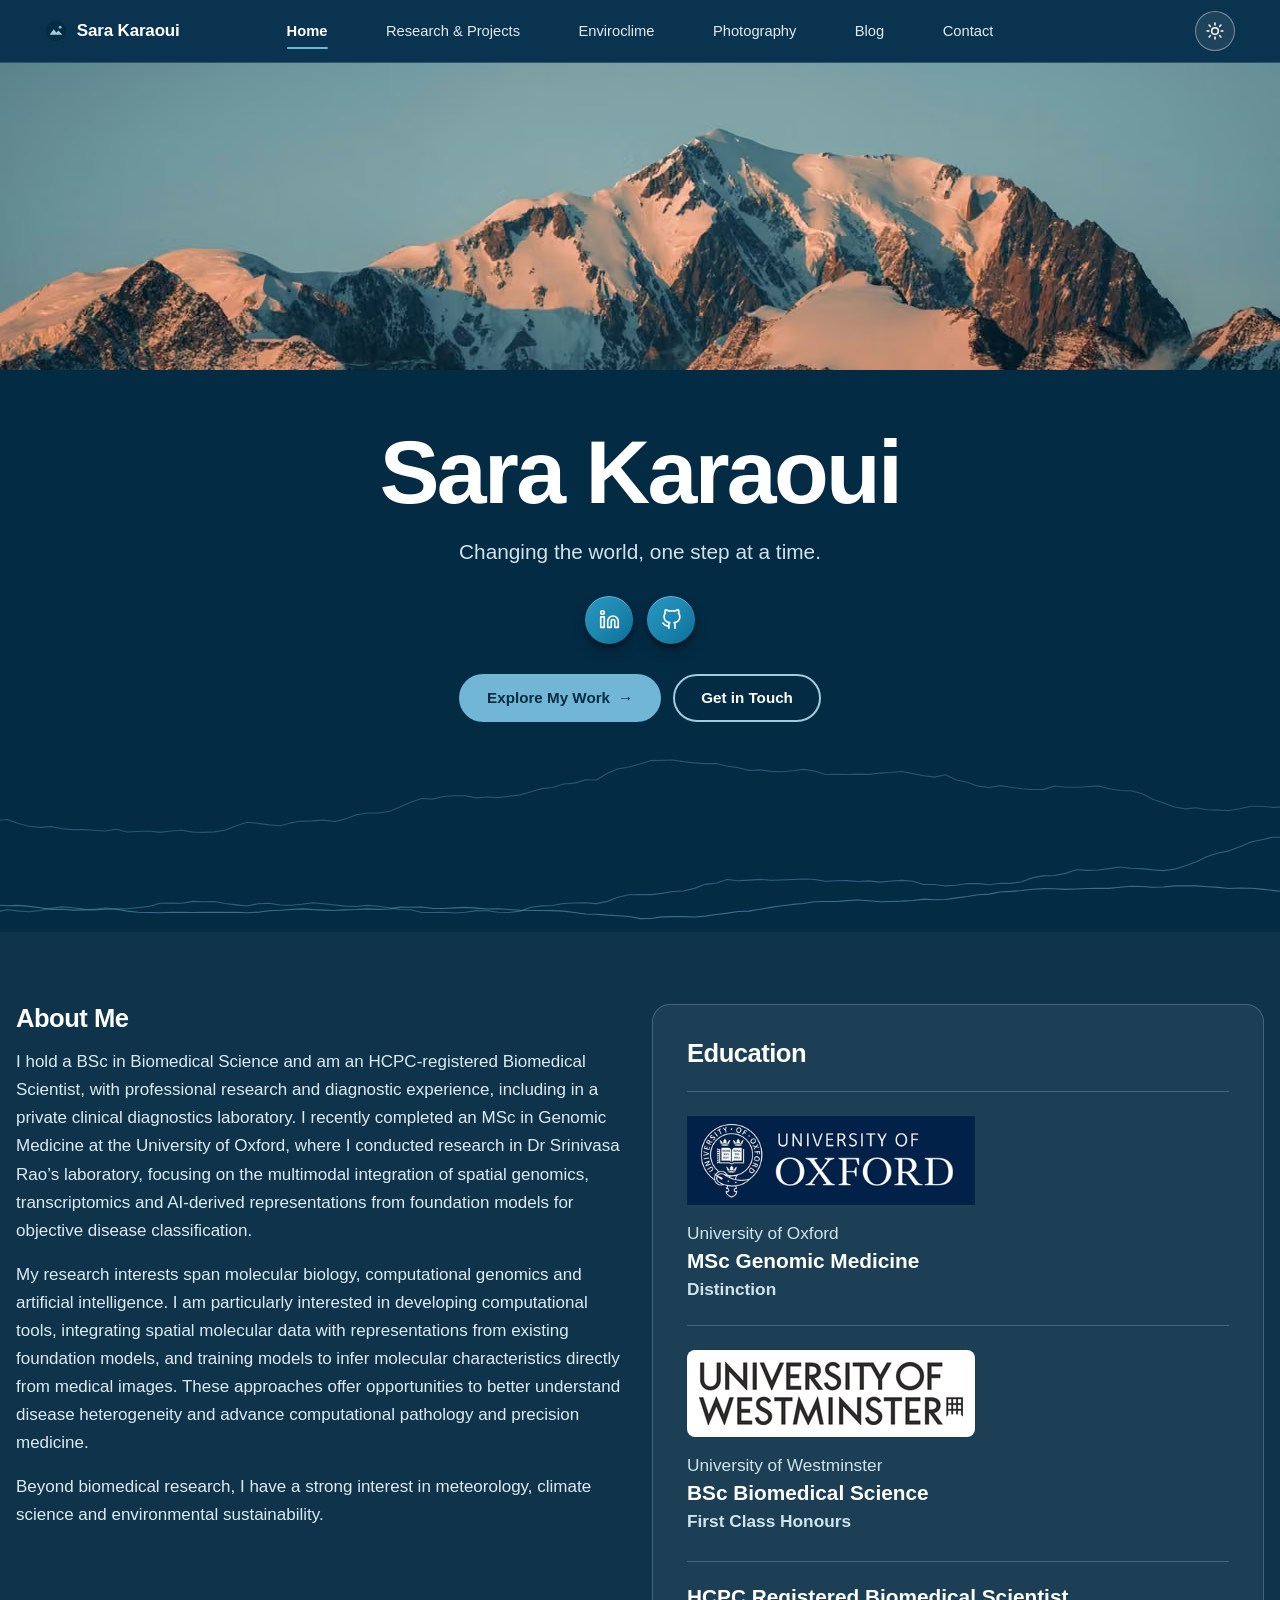
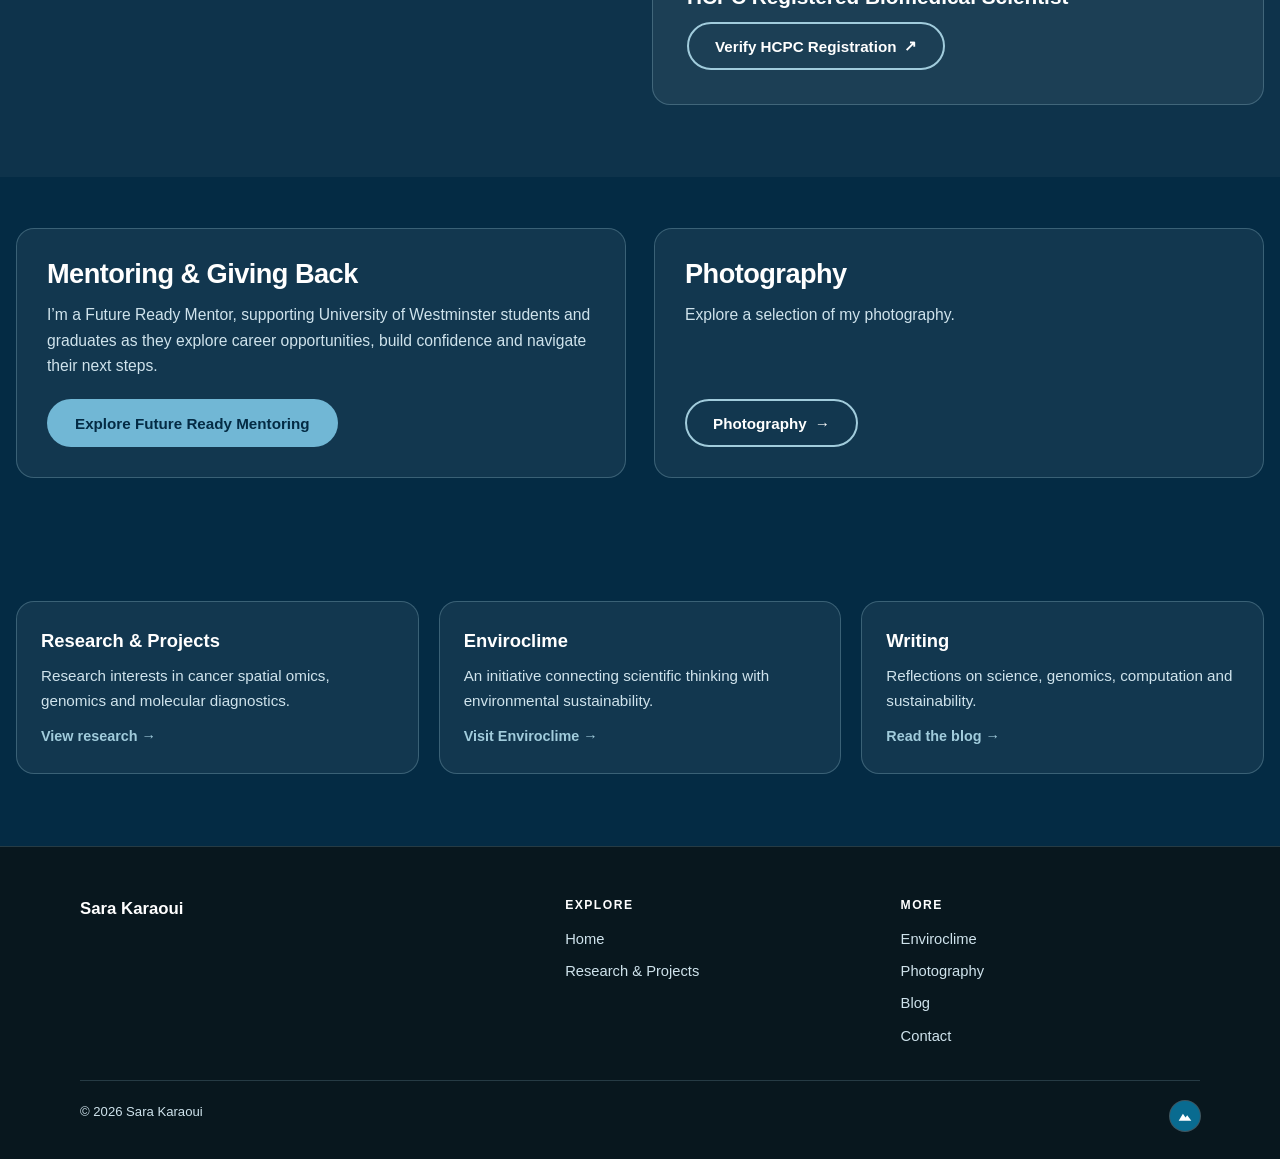
<file: index.html>
<!doctype html>
<html lang="en" data-theme="dark">
<head>
<meta charset="utf-8">
<script>(function(d){var t="dark";try{if(localStorage.getItem("portfolio-theme")==="light")t="light"}catch(e){}d.setAttribute("data-theme",t);d.classList.add("js")})(document.documentElement)</script>
<meta name="viewport" content="width=device-width, initial-scale=1, viewport-fit=cover">
<meta name="theme-color" content="#0A3350">
<meta name="author" content="Sara Karaoui">
<meta property="og:site_name" content="Sara Karaoui">
<meta name="twitter:card" content="summary_large_image">
<link rel="icon" href="/favicon.svg" type="image/svg+xml">
<link rel="preload" as="image" type="image/avif" imagesrcset="/assets/cover/mountains-640.avif 640w, /assets/cover/mountains-960.avif 960w, /assets/cover/mountains-1280.avif 1280w, /assets/cover/mountains-1600.avif 1600w, /assets/cover/mountains-2000.avif 2000w" imagesizes="100vw" fetchpriority="high">
<title>Sara Karaoui</title>
<meta name="description" content="Sara Karaoui is an HCPC Registered Biomedical Scientist and cancer spatial omics researcher.">
<meta property="og:title" content="Sara Karaoui">
<meta property="og:description" content="Sara Karaoui is an HCPC Registered Biomedical Scientist and cancer spatial omics researcher.">
<meta property="og:type" content="website">
<link rel="canonical" href="https://sarak17.github.io/">
<meta property="og:url" content="https://sarak17.github.io/">
<meta property="og:image" content="https://sarak17.github.io/assets/social-card.png">
<meta property="og:image:width" content="1200">
<meta property="og:image:height" content="630">
<meta property="og:image:alt" content="Sara Karaoui, Cancer Spatial Omics Researcher and HCPC Registered Biomedical Scientist">
<meta name="twitter:image" content="https://sarak17.github.io/assets/social-card.png">
  <script type="module" crossorigin src="/static/modulepreload-polyfill-B5Qt9EMX.js"></script>
  <script type="module" crossorigin src="/static/main-DJ185XQ6.js"></script>
  <link rel="stylesheet" crossorigin href="/static/main-BT5gB2bF.css">
</head>
<body class="home" data-page="home">
<a class="skip" href="#main">Skip to content</a>
<header class="site-header">
<nav class="nav wrap" aria-label="Main">
<a class="brand" href="/" aria-label="Sara Karaoui, home"><svg width="22" height="22" viewBox="0 0 24 24" fill="none" aria-hidden="true"><circle cx="12" cy="12" r="11" fill="#042B44"/><path d="M5 16l4.5-6 3 4 2-2.5L19 16z" fill="#A1CCDC"/><circle cx="16.5" cy="8" r="1.6" fill="#71B7D5"/></svg><span data-brand>Sara Karaoui</span></a>
<button class="menu-btn" type="button" aria-expanded="false" aria-controls="nav-links" aria-label="Open menu"><svg width="18" height="12" viewBox="0 0 18 12" fill="none" stroke="currentColor" stroke-width="2" stroke-linecap="round"><path d="M1 1h16M1 11h16"/></svg></button>
<ul class="nav-links" id="nav-links"><li><a href="/" aria-current="page">Home</a></li><li><a href="/research/">Research &amp; Projects</a></li><li><a href="/enviroclime/">Enviroclime</a></li><li><a href="/photography/">Photography</a></li><li><a href="/blog/">Blog</a></li><li><a href="/contact/">Contact</a></li></ul>
<button class="theme-btn" type="button" aria-label="Switch to light theme" title="Switch to light theme"><svg class="i-sun" viewBox="0 0 24 24" aria-hidden="true" focusable="false"><circle cx="12" cy="12" r="4"/><path d="M12 2.5v2.2M12 19.3v2.2M4.9 4.9l1.6 1.6M17.5 17.5l1.6 1.6M2.5 12h2.2M19.3 12h2.2M4.9 19.1l1.6-1.6M17.5 6.5l1.6-1.6"/></svg><svg class="i-moon" viewBox="0 0 24 24" aria-hidden="true" focusable="false"><path d="M20.5 13.4A8.5 8.5 0 1 1 10.6 3.5a6.7 6.7 0 0 0 9.9 9.9z"/></svg></button>
</nav>
</header>
<main id="main">

<section class="cover" aria-hidden="true" data-cms="home.cover_image" data-region="home.cover">
<picture>
<source type="image/avif" srcset="/assets/cover/mountains-640.avif 640w, /assets/cover/mountains-960.avif 960w, /assets/cover/mountains-1280.avif 1280w, /assets/cover/mountains-1600.avif 1600w, /assets/cover/mountains-2000.avif 2000w" sizes="100vw">
<source type="image/webp" srcset="/assets/cover/mountains-640.webp 640w, /assets/cover/mountains-960.webp 960w, /assets/cover/mountains-1280.webp 1280w, /assets/cover/mountains-1600.webp 1600w, /assets/cover/mountains-2000.webp 2000w" sizes="100vw">
<img src="/assets/cover/mountains-1280.jpg" srcset="/assets/cover/mountains-640.jpg 640w, /assets/cover/mountains-960.jpg 960w, /assets/cover/mountains-1280.jpg 1280w, /assets/cover/mountains-1600.jpg 1600w, /assets/cover/mountains-2000.jpg 2000w" sizes="100vw" alt="" width="2000" height="1186" fetchpriority="high" decoding="async">
</picture>
</section>
<section class="profile wrap" aria-labelledby="name">
<svg class="line-mtn" viewBox="0 0 1600 220" preserveAspectRatio="xMidYMax slice" fill="none" stroke="#71B7D5" stroke-width="1.1" stroke-linejoin="round" stroke-linecap="round" aria-hidden="true" focusable="false"><polyline vector-effect="non-scaling-stroke" points="0.0,91.4 12.5,93.8 25.0,94.7 37.5,90.9 50.0,90.4 62.5,92.4 75.0,91.1 87.5,95.6 100.0,98.8 112.5,100.1 125.0,99.3 137.5,101.5 150.0,102.7 162.5,102.7 175.0,103.4 187.5,104.3 200.0,102.2 212.5,105.5 225.0,104.8 237.5,104.2 250.0,105.8 262.5,104.3 275.0,103.4 287.5,105.6 300.0,105.9 312.5,105.3 325.0,103.1 337.5,98.3 350.0,94.2 362.5,95.5 375.0,97.3 387.5,98.2 400.0,95.0 412.5,92.9 425.0,92.7 437.5,91.8 450.0,93.4 462.5,90.4 475.0,85.7 487.5,83.7 500.0,83.6 512.5,81.9 525.0,76.7 537.5,71.1 550.0,67.1 562.5,67.7 575.0,64.7 587.5,63.8 600.0,63.8 612.5,66.3 625.0,65.4 637.5,66.0 650.0,64.4 662.5,62.9 675.0,59.4 687.5,55.7 700.0,54.5 712.5,50.5 725.0,49.4 737.5,45.7 750.0,45.9 762.5,38.1 775.0,33.0 787.5,31.0 800.0,27.6 812.5,23.6 825.0,23.3 837.5,22.9 850.0,24.8 862.5,26.2 875.0,27.1 887.5,27.0 900.0,30.0 912.5,31.7 925.0,34.8 937.5,34.2 950.0,36.0 962.5,36.4 975.0,35.2 987.5,33.7 1000.0,35.6 1012.5,39.6 1025.0,39.3 1037.5,39.6 1050.0,39.1 1062.5,39.4 1075.0,37.9 1087.5,37.2 1100.0,36.1 1112.5,38.5 1125.0,41.0 1137.5,42.5 1150.0,39.9 1162.5,45.9 1175.0,48.4 1187.5,52.9 1200.0,54.5 1212.5,52.3 1225.0,54.2 1237.5,55.9 1250.0,56.8 1262.5,56.6 1275.0,52.7 1287.5,54.1 1300.0,54.2 1312.5,53.5 1325.0,52.6 1337.5,55.9 1350.0,57.8 1362.5,58.2 1375.0,61.4 1387.5,67.8 1400.0,72.2 1412.5,76.8 1425.0,78.9 1437.5,77.6 1450.0,79.9 1462.5,80.4 1475.0,80.8 1487.5,78.8 1500.0,75.9 1512.5,75.9 1525.0,77.2 1537.5,76.7 1550.0,74.6 1562.5,73.3 1575.0,68.2 1587.5,69.9 1600.0,68.0" opacity="0.3"/><polyline vector-effect="non-scaling-stroke" points="0.0,203.6 12.5,202.1 25.0,198.4 37.5,198.4 50.0,196.8 62.5,196.9 75.0,194.5 87.5,195.8 100.0,196.8 112.5,195.3 125.0,192.8 137.5,191.2 150.0,192.3 162.5,193.6 175.0,193.9 187.5,192.5 200.0,193.3 212.5,193.3 225.0,191.9 237.5,190.7 250.0,187.1 262.5,186.7 275.0,187.1 287.5,184.9 300.0,185.4 312.5,185.0 325.0,187.4 337.5,188.9 350.0,190.2 362.5,187.6 375.0,187.1 387.5,189.0 400.0,189.4 412.5,188.2 425.0,186.4 437.5,187.7 450.0,189.1 462.5,190.4 475.0,190.7 487.5,189.5 500.0,190.5 512.5,192.3 525.0,194.3 537.5,194.5 550.0,197.6 562.5,197.6 575.0,197.3 587.5,198.3 600.0,197.4 612.5,195.5 625.0,195.7 637.5,197.3 650.0,197.7 662.5,196.1 675.0,191.6 687.5,190.1 700.0,189.7 712.5,187.3 725.0,186.8 737.5,186.4 750.0,187.5 762.5,184.9 775.0,180.2 787.5,177.4 800.0,177.1 812.5,177.2 825.0,175.7 837.5,173.6 850.0,173.1 862.5,170.0 875.0,165.4 887.5,163.8 900.0,159.8 912.5,161.3 925.0,160.6 937.5,159.7 950.0,160.7 962.5,160.4 975.0,159.9 987.5,159.3 1000.0,159.9 1012.5,161.8 1025.0,161.3 1037.5,161.1 1050.0,162.1 1062.5,161.4 1075.0,162.8 1087.5,161.5 1100.0,160.8 1112.5,161.9 1125.0,165.6 1137.5,165.5 1150.0,167.2 1162.5,166.5 1175.0,164.5 1187.5,164.6 1200.0,165.8 1212.5,164.1 1225.0,164.3 1237.5,162.4 1250.0,157.7 1262.5,155.7 1275.0,155.2 1287.5,152.8 1300.0,148.7 1312.5,149.4 1325.0,148.9 1337.5,147.4 1350.0,145.5 1362.5,146.9 1375.0,147.4 1387.5,148.8 1400.0,149.7 1412.5,148.0 1425.0,144.2 1437.5,139.4 1450.0,133.5 1462.5,129.5 1475.0,127.0 1487.5,122.4 1500.0,116.9 1512.5,114.2 1525.0,111.4 1537.5,111.4 1550.0,108.8 1562.5,106.0 1575.0,105.5 1587.5,102.7 1600.0,100.1" opacity="0.38"/><polyline vector-effect="non-scaling-stroke" points="0.0,184.7 12.5,184.5 25.0,185.5 37.5,186.7 50.0,188.6 62.5,189.2 75.0,189.9 87.5,189.5 100.0,190.6 112.5,192.2 125.0,194.1 137.5,194.0 150.0,194.9 162.5,194.7 175.0,194.8 187.5,194.0 200.0,194.0 212.5,196.1 225.0,197.3 237.5,197.7 250.0,198.0 262.5,197.3 275.0,197.5 287.5,197.6 300.0,197.5 312.5,197.5 325.0,197.5 337.5,197.3 350.0,197.9 362.5,197.3 375.0,195.7 387.5,195.1 400.0,194.2 412.5,193.5 425.0,194.4 437.5,194.9 450.0,195.3 462.5,194.6 475.0,194.3 487.5,193.5 500.0,194.1 512.5,193.6 525.0,191.5 537.5,191.7 550.0,191.4 562.5,193.1 575.0,193.1 587.5,192.4 600.0,191.8 612.5,192.6 625.0,193.7 637.5,193.4 650.0,194.2 662.5,195.1 675.0,195.4 687.5,195.4 700.0,195.5 712.5,196.1 725.0,197.7 737.5,199.3 750.0,199.7 762.5,200.7 775.0,201.3 787.5,202.3 800.0,204.7 812.5,204.5 825.0,202.7 837.5,202.4 850.0,202.4 862.5,202.8 875.0,201.8 887.5,200.0 900.0,198.4 912.5,196.5 925.0,196.1 937.5,194.0 950.0,191.8 962.5,189.9 975.0,188.4 987.5,187.3 1000.0,185.3 1012.5,185.1 1025.0,185.0 1037.5,184.0 1050.0,183.3 1062.5,184.2 1075.0,185.4 1087.5,185.0 1100.0,184.6 1112.5,183.9 1125.0,182.3 1137.5,183.0 1150.0,182.8 1162.5,180.9 1175.0,179.3 1187.5,177.3 1200.0,176.6 1212.5,174.2 1225.0,173.5 1237.5,172.5 1250.0,171.1 1262.5,170.3 1275.0,170.5 1287.5,171.2 1300.0,170.8 1312.5,170.2 1325.0,169.8 1337.5,170.0 1350.0,168.7 1362.5,167.6 1375.0,167.9 1387.5,168.7 1400.0,168.4 1412.5,167.1 1425.0,167.1 1437.5,167.2 1450.0,168.1 1462.5,168.9 1475.0,170.1 1487.5,169.5 1500.0,169.8 1512.5,170.9 1525.0,172.3 1537.5,173.8 1550.0,175.3 1562.5,176.0 1575.0,176.4 1587.5,175.2 1600.0,175.6" opacity="0.48"/></svg>
<h1 id="name" data-cms="home.name" data-region="home.name">Sara Karaoui</h1>
<p class="tagline" data-cms="home.tagline" data-region="home.tagline">Changing the world, one step at a time.</p>
<ul class="social" aria-label="Social links"><li><a href="https://www.linkedin.com/in/sarakaraoui/" aria-label="LinkedIn (opens in a new tab)" title="LinkedIn" target="_blank" rel="noopener noreferrer"><svg viewBox="0 0 24 24" aria-hidden="true"><path d="M16 8a6 6 0 0 1 6 6v7h-4v-7a2 2 0 0 0-2-2 2 2 0 0 0-2 2v7h-4v-7a6 6 0 0 1 6-6z"/><rect x="2" y="9" width="4" height="12"/><circle cx="4" cy="4" r="2"/></svg></a></li><li><a href="https://github.com/Sarak17" aria-label="GitHub (opens in a new tab)" title="GitHub" target="_blank" rel="noopener noreferrer"><svg viewBox="0 0 24 24" aria-hidden="true"><path d="M9 19c-5 1.5-5-2.5-7-3m14 6v-3.87a3.37 3.37 0 0 0-.94-2.61c3.14-.35 6.44-1.54 6.44-7A5.44 5.44 0 0 0 20 4.77 5.07 5.07 0 0 0 19.91 1S18.73.65 16 2.48a13.38 13.38 0 0 0-7 0C6.27.65 5.09 1 5.09 1A5.07 5.07 0 0 0 5 4.77a5.44 5.44 0 0 0-1.5 3.78c0 5.42 3.3 6.61 6.44 7A3.37 3.37 0 0 0 9 18.13V22"/></svg></a></li></ul>
<div class="cta">
<a class="btn btn-primary" href="/research/">Explore My Work <span class="arrow" aria-hidden="true">&rarr;</span></a>
<a class="btn btn-ghost" href="/contact/">Get in Touch</a>
</div>
</section>
<section class="section band" aria-labelledby="about-h" data-region="home.about-section">
<div class="wrap two about-edu">
<div class="prose" data-cms="home.about" data-region="home.about">
<div data-wrap data-region="home.about-text">
<h2 id="about-h" style="margin:0 0 16px">About Me</h2>
<p>I hold a BSc in Biomedical Science and am an HCPC-registered Biomedical Scientist, with professional research and diagnostic experience, including in a private clinical diagnostics laboratory. I recently completed an MSc in Genomic Medicine at the University of Oxford, where I conducted research in Dr Srinivasa Rao’s laboratory, focusing on the multimodal integration of spatial genomics, transcriptomics and AI-derived representations from foundation models for objective disease classification.</p>
<p>My research interests span molecular biology, computational genomics and artificial intelligence. I am particularly interested in developing computational tools, integrating spatial molecular data with representations from existing foundation models, and training models to infer molecular characteristics directly from medical images. These approaches offer opportunities to better understand disease heterogeneity and advance computational pathology and precision medicine.</p>
<p>Beyond biomedical research, I have a strong interest in meteorology, climate science and environmental sustainability.</p>
</div>
</div>
<div class="panel" data-cms="home.background" data-region="home.panel">
<h3>Education</h3>
<ul class="mini-timeline"><li><div class="edu"><img class="uni-logo uni-logo--bare" src="/assets/logos/oxford-264.png" srcset="/assets/logos/oxford-264.png 264w, /assets/logos/oxford-396.png 396w, /assets/logos/oxford-528.png 528w, /assets/logos/oxford-792.png 792w" sizes="(max-width: 420px) 240px, 288px" width="288" height="89" alt="" loading="lazy" decoding="async"><div><span>University of Oxford</span><b>MSc Genomic Medicine</b><span class="edu-grade">Distinction</span></div></div></li><li><div class="edu"><img class="uni-logo" src="/assets/logos/westminster-264.png" srcset="/assets/logos/westminster-264.png 264w, /assets/logos/westminster-396.png 396w, /assets/logos/westminster-528.png 528w" sizes="(max-width: 420px) 216px, 264px" width="264" height="63" alt="" loading="lazy" decoding="async"><div><span>University of Westminster</span><b>BSc Biomedical Science</b><span class="edu-grade">First Class Honours</span></div></div></li></ul>
<div class="edu-reg"><b>HCPC Registered Biomedical Scientist</b><a class="btn btn-ghost" href="https://www.hcpc-uk.org/check-the-register/professional-registration-detail/?query=BS087300&amp;profession=BS&amp;backtosearchurl=https://www.hcpc-uk.org/check-the-register/register-results/&amp;backtosearchquery=Karaoui" target="_blank" rel="noopener noreferrer">Verify HCPC Registration <span class="arrow" aria-hidden="true">&#8599;</span><span class="sr-only"> (opens the HCPC register in a new tab)</span></a></div>
</div>
</div>
</section>
<section class="section give" aria-label="Mentoring and photography"><div class="wrap two give-grid">
<article class="give-panel" aria-labelledby="mentor-h">
<h2 id="mentor-h">Mentoring &amp; Giving Back</h2>
<p>I&rsquo;m a Future Ready Mentor, supporting University of Westminster students and graduates as they explore career opportunities, build confidence and navigate their next steps.</p>
<div class="give-actions"><a class="btn btn-primary" href="https://www.westminster.ac.uk/mentoring" target="_blank" rel="noopener noreferrer">Explore Future Ready Mentoring<span class="sr-only"> (opens the University of Westminster website in a new tab)</span></a></div>
</article>
<article class="give-panel" aria-labelledby="lens-preview-h">
<h2 id="lens-preview-h">Photography</h2>
<p>Explore a selection of my photography.</p>

<div class="give-actions"><a class="btn btn-ghost" href="/photography/">Photography <span class="arrow" aria-hidden="true">&rarr;</span></a></div>
</article>
</div></section>
<section class="quick" aria-label="Explore the site">
<div class="wrap quick-grid">
<a href="/research/"><strong>Research &amp; Projects</strong><span data-region="home.quick-research">Research interests in cancer spatial omics, genomics and molecular diagnostics.</span><em>View research &rarr;</em></a>
<a href="/enviroclime/"><strong>Enviroclime</strong><span data-region="home.quick-enviroclime">An initiative connecting scientific thinking with environmental sustainability.</span><em>Visit Enviroclime &rarr;</em></a>
<a href="/blog/"><strong>Writing</strong><span data-region="home.quick-blog">Reflections on science, genomics, computation and sustainability.</span><em>Read the blog &rarr;</em></a>
</div>
</section>
</main>
<footer class="site-footer">
<div class="wrap">
<div class="foot">
<div><strong data-foot-name style="color:var(--navy);font-size:1.05rem">Sara Karaoui</strong>
<ul class="social" aria-label="Social links" hidden></ul></div>
<div><p class="fh">Explore</p><ul class="fl"><li><a href="/">Home</a></li><li><a href="/research/">Research &amp; Projects</a></li></ul></div>
<div><p class="fh">More</p><ul class="fl"><li><a href="/enviroclime/">Enviroclime</a></li><li><a href="/photography/">Photography</a></li><li><a href="/blog/">Blog</a></li><li><a href="/contact/">Contact</a></li></ul></div>
</div>
<div class="legal"><span>&copy; 2026 Sara Karaoui</span>
<a class="admin-mark" href="/admin/" aria-label="Administrator login" title="Administrator login"><svg viewBox="0 0 24 24" width="16" height="16" aria-hidden="true" focusable="false"><path d="M2.5 19l6.4-10.2 3.9 5.6 2.5-3.5L21.5 19z" fill="currentColor"/></svg></a></div>
</div>
<div class="toast" id="toast" role="status" aria-live="polite"></div>
</footer>
</body>
</html>
</file>
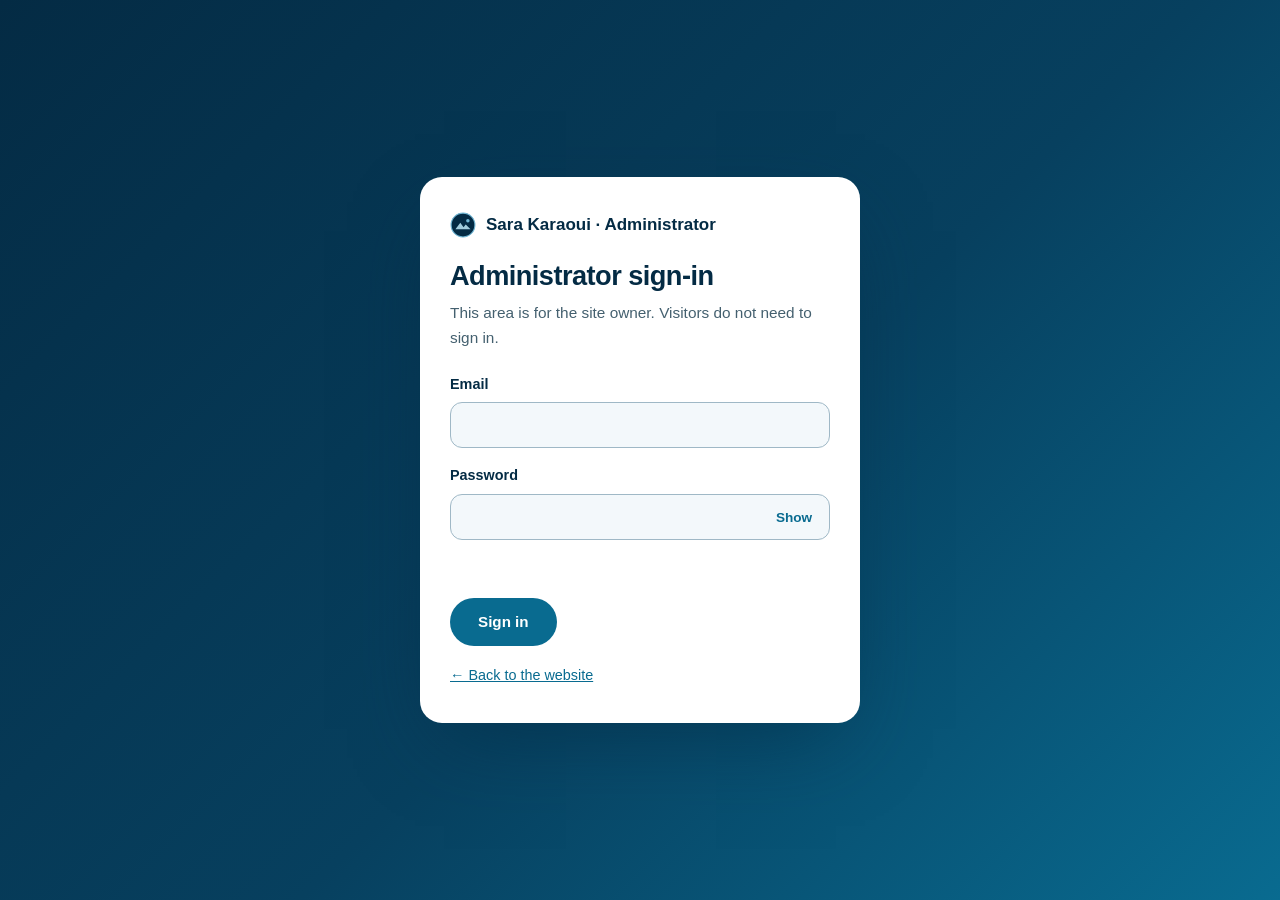
<file: admin/index.html>
<!doctype html>
<html lang="en">
<head>
<meta charset="utf-8">
<meta name="viewport" content="width=device-width, initial-scale=1, viewport-fit=cover">
<meta name="robots" content="noindex, nofollow">
<meta name="referrer" content="no-referrer">
<meta name="theme-color" content="#042B44">
<!-- The administrator page may load only its own files and talk only to the Supabase project. -->
<meta http-equiv="Content-Security-Policy" content="default-src 'none'; script-src 'self'; style-src 'self'; img-src 'self' data:; font-src 'self'; connect-src 'self' https://kvyosdwclvlzouzduprs.supabase.co; base-uri 'none'; form-action 'none'">
<title>Administrator | Sara Karaoui</title>
<link rel="icon" href="/favicon.svg" type="image/svg+xml">
  <script type="module" crossorigin src="/static/admin_index-C4Uja9oZ.js"></script>
  <link rel="modulepreload" crossorigin href="/static/modulepreload-polyfill-B5Qt9EMX.js">
  <link rel="stylesheet" crossorigin href="/static/admin_index-BImnVaik.css">
</head>
<body class="admin" data-page="admin">
<noscript><p class="a-noscript">The administrator area needs JavaScript. Please enable it and reload.</p></noscript>
<div id="app" class="a-app"></div>
</body>
</html>
</file>
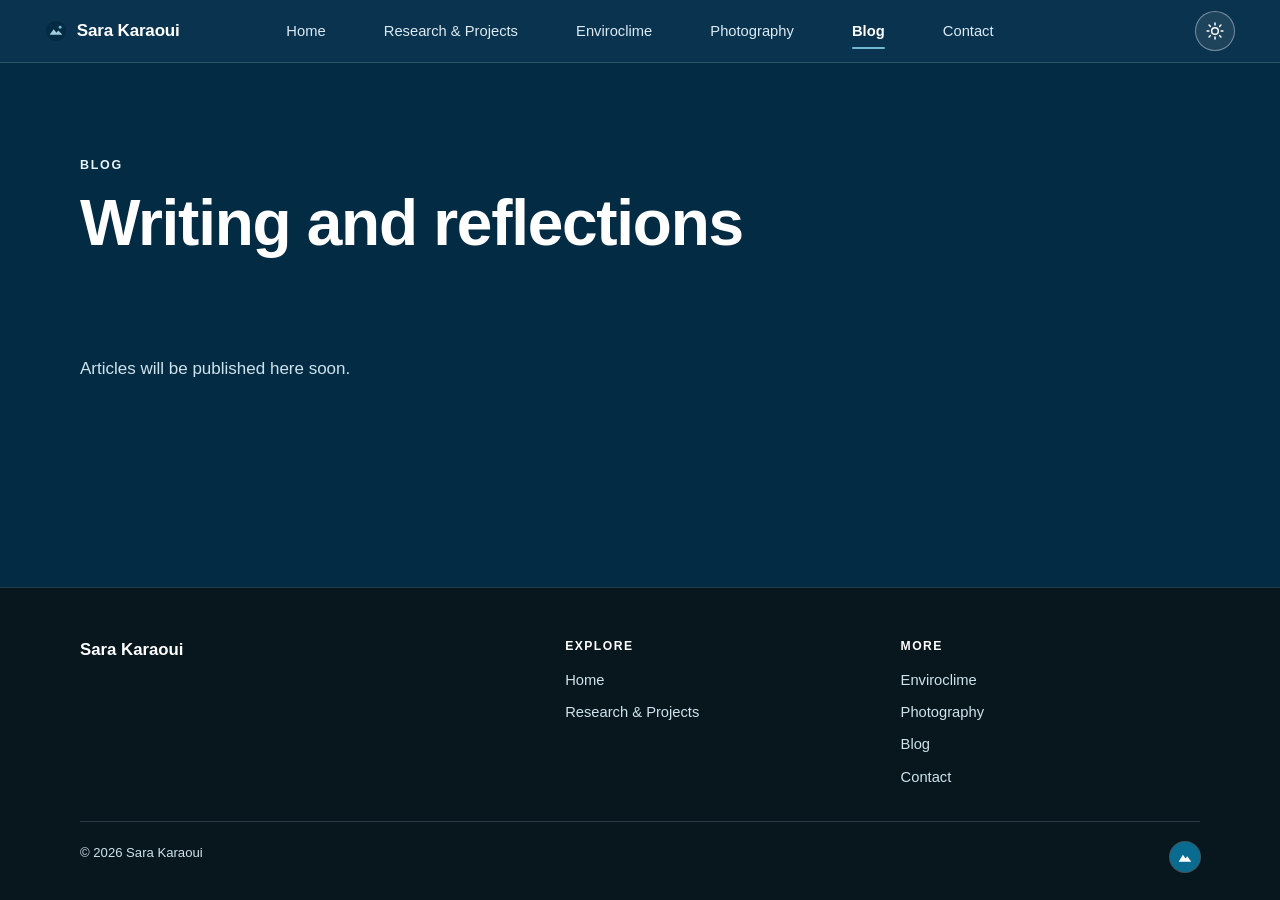
<file: blog/index.html>
<!doctype html>
<html lang="en" data-theme="dark">
<head>
<meta charset="utf-8">
<script>(function(d){var t="dark";try{if(localStorage.getItem("portfolio-theme")==="light")t="light"}catch(e){}d.setAttribute("data-theme",t);d.classList.add("js")})(document.documentElement)</script>
<meta name="viewport" content="width=device-width, initial-scale=1, viewport-fit=cover">
<meta name="theme-color" content="#0A3350">
<meta name="author" content="Sara Karaoui">
<meta property="og:site_name" content="Sara Karaoui">
<meta name="twitter:card" content="summary_large_image">
<link rel="icon" href="/favicon.svg" type="image/svg+xml">
<title>Blog | Sara Karaoui</title>
<meta name="description" content="Blog by Sara Karaoui, HCPC Registered Biomedical Scientist and cancer spatial omics researcher.">
<meta property="og:title" content="Blog | Sara Karaoui">
<meta property="og:description" content="Blog by Sara Karaoui, HCPC Registered Biomedical Scientist and cancer spatial omics researcher.">
<meta property="og:type" content="website">
<link rel="canonical" href="https://sarak17.github.io/blog/">
<meta property="og:url" content="https://sarak17.github.io/blog/">
<meta property="og:image" content="https://sarak17.github.io/assets/social-card.png">
<meta property="og:image:width" content="1200">
<meta property="og:image:height" content="630">
<meta property="og:image:alt" content="Sara Karaoui, Cancer Spatial Omics Researcher and HCPC Registered Biomedical Scientist">
<meta name="twitter:image" content="https://sarak17.github.io/assets/social-card.png">
  <script type="module" crossorigin src="/static/modulepreload-polyfill-B5Qt9EMX.js"></script>
  <script type="module" crossorigin src="/static/main-DJ185XQ6.js"></script>
  <link rel="stylesheet" crossorigin href="/static/main-BT5gB2bF.css">
</head>
<body class="pale" data-page="blog">
<a class="skip" href="#main">Skip to content</a>
<header class="site-header">
<nav class="nav wrap" aria-label="Main">
<a class="brand" href="/" aria-label="Sara Karaoui, home"><svg width="22" height="22" viewBox="0 0 24 24" fill="none" aria-hidden="true"><circle cx="12" cy="12" r="11" fill="#042B44"/><path d="M5 16l4.5-6 3 4 2-2.5L19 16z" fill="#A1CCDC"/><circle cx="16.5" cy="8" r="1.6" fill="#71B7D5"/></svg><span data-brand>Sara Karaoui</span></a>
<button class="menu-btn" type="button" aria-expanded="false" aria-controls="nav-links" aria-label="Open menu"><svg width="18" height="12" viewBox="0 0 18 12" fill="none" stroke="currentColor" stroke-width="2" stroke-linecap="round"><path d="M1 1h16M1 11h16"/></svg></button>
<ul class="nav-links" id="nav-links"><li><a href="/">Home</a></li><li><a href="/research/">Research &amp; Projects</a></li><li><a href="/enviroclime/">Enviroclime</a></li><li><a href="/photography/">Photography</a></li><li><a href="/blog/" aria-current="page">Blog</a></li><li><a href="/contact/">Contact</a></li></ul>
<button class="theme-btn" type="button" aria-label="Switch to light theme" title="Switch to light theme"><svg class="i-sun" viewBox="0 0 24 24" aria-hidden="true" focusable="false"><circle cx="12" cy="12" r="4"/><path d="M12 2.5v2.2M12 19.3v2.2M4.9 4.9l1.6 1.6M17.5 17.5l1.6 1.6M2.5 12h2.2M19.3 12h2.2M4.9 19.1l1.6-1.6M17.5 6.5l1.6-1.6"/></svg><svg class="i-moon" viewBox="0 0 24 24" aria-hidden="true" focusable="false"><path d="M20.5 13.4A8.5 8.5 0 1 1 10.6 3.5a6.7 6.7 0 0 0 9.9 9.9z"/></svg></button>
</nav>
</header>
<main id="main">

<div class="wrap page-head" data-region="page-head">
<p class="eyebrow">Blog</p>
<h1>Writing and reflections</h1>
</div>
<section class="section"><div class="wrap">
<div data-wrap data-region="blog.featured" hidden></div>
<div class="filters" data-region="blog.filters" data-filter-group="posts" role="group" aria-label="Filter articles by category" hidden></div>
<p class="muted" data-region="blog.empty">Articles will be published here soon.</p>
<div class="posts" data-cms="blog.posts" data-region="blog.posts" hidden></div>
</div></section>
</main>
<footer class="site-footer">
<div class="wrap">
<div class="foot">
<div><strong data-foot-name style="color:var(--navy);font-size:1.05rem">Sara Karaoui</strong>
<ul class="social" aria-label="Social links" hidden></ul></div>
<div><p class="fh">Explore</p><ul class="fl"><li><a href="/">Home</a></li><li><a href="/research/">Research &amp; Projects</a></li></ul></div>
<div><p class="fh">More</p><ul class="fl"><li><a href="/enviroclime/">Enviroclime</a></li><li><a href="/photography/">Photography</a></li><li><a href="/blog/">Blog</a></li><li><a href="/contact/">Contact</a></li></ul></div>
</div>
<div class="legal"><span>&copy; 2026 Sara Karaoui</span>
<a class="admin-mark" href="/admin/" aria-label="Administrator login" title="Administrator login"><svg viewBox="0 0 24 24" width="16" height="16" aria-hidden="true" focusable="false"><path d="M2.5 19l6.4-10.2 3.9 5.6 2.5-3.5L21.5 19z" fill="currentColor"/></svg></a></div>
</div>
<div class="toast" id="toast" role="status" aria-live="polite"></div>
</footer>
</body>
</html>
</file>
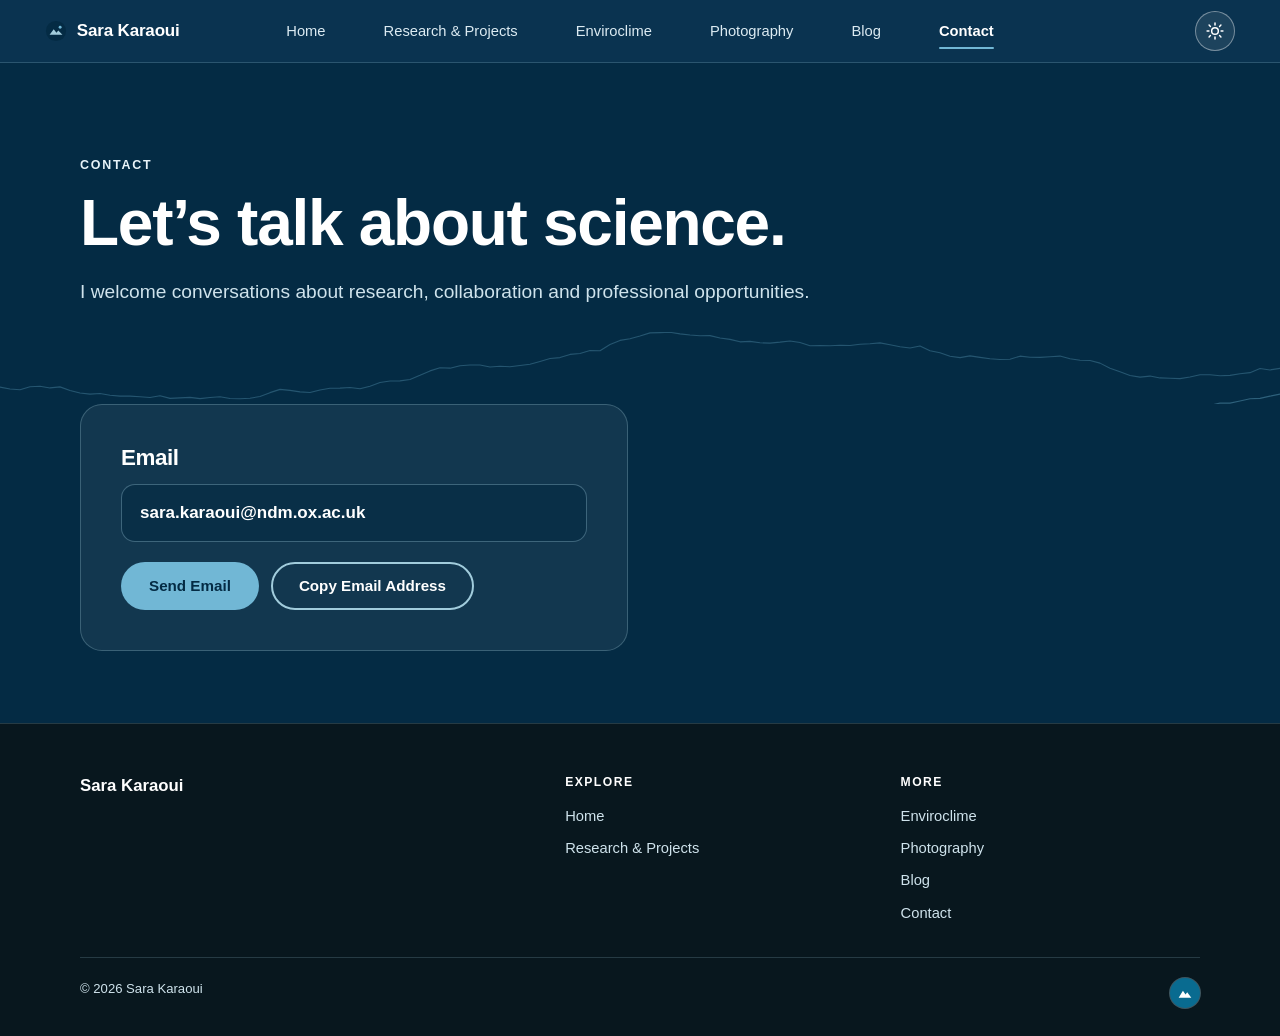
<file: contact/index.html>
<!doctype html>
<html lang="en" data-theme="dark">
<head>
<meta charset="utf-8">
<script>(function(d){var t="dark";try{if(localStorage.getItem("portfolio-theme")==="light")t="light"}catch(e){}d.setAttribute("data-theme",t);d.classList.add("js")})(document.documentElement)</script>
<meta name="viewport" content="width=device-width, initial-scale=1, viewport-fit=cover">
<meta name="theme-color" content="#0A3350">
<meta name="author" content="Sara Karaoui">
<meta property="og:site_name" content="Sara Karaoui">
<meta name="twitter:card" content="summary_large_image">
<link rel="icon" href="/favicon.svg" type="image/svg+xml">
<title>Contact | Sara Karaoui</title>
<meta name="description" content="Contact Sara Karaoui, HCPC Registered Biomedical Scientist, for research discussions, collaborations or professional enquiries.">
<meta property="og:title" content="Contact | Sara Karaoui">
<meta property="og:description" content="Contact Sara Karaoui, HCPC Registered Biomedical Scientist, for research discussions, collaborations or professional enquiries.">
<meta property="og:type" content="website">
<link rel="canonical" href="https://sarak17.github.io/contact/">
<meta property="og:url" content="https://sarak17.github.io/contact/">
<meta property="og:image" content="https://sarak17.github.io/assets/social-card.png">
<meta property="og:image:width" content="1200">
<meta property="og:image:height" content="630">
<meta property="og:image:alt" content="Sara Karaoui, Cancer Spatial Omics Researcher and HCPC Registered Biomedical Scientist">
<meta name="twitter:image" content="https://sarak17.github.io/assets/social-card.png">
  <script type="module" crossorigin src="/static/modulepreload-polyfill-B5Qt9EMX.js"></script>
  <script type="module" crossorigin src="/static/main-DJ185XQ6.js"></script>
  <link rel="stylesheet" crossorigin href="/static/main-BT5gB2bF.css">
</head>
<body data-page="contact">
<a class="skip" href="#main">Skip to content</a>
<header class="site-header">
<nav class="nav wrap" aria-label="Main">
<a class="brand" href="/" aria-label="Sara Karaoui, home"><svg width="22" height="22" viewBox="0 0 24 24" fill="none" aria-hidden="true"><circle cx="12" cy="12" r="11" fill="#042B44"/><path d="M5 16l4.5-6 3 4 2-2.5L19 16z" fill="#A1CCDC"/><circle cx="16.5" cy="8" r="1.6" fill="#71B7D5"/></svg><span data-brand>Sara Karaoui</span></a>
<button class="menu-btn" type="button" aria-expanded="false" aria-controls="nav-links" aria-label="Open menu"><svg width="18" height="12" viewBox="0 0 18 12" fill="none" stroke="currentColor" stroke-width="2" stroke-linecap="round"><path d="M1 1h16M1 11h16"/></svg></button>
<ul class="nav-links" id="nav-links"><li><a href="/">Home</a></li><li><a href="/research/">Research &amp; Projects</a></li><li><a href="/enviroclime/">Enviroclime</a></li><li><a href="/photography/">Photography</a></li><li><a href="/blog/">Blog</a></li><li><a href="/contact/" aria-current="page">Contact</a></li></ul>
<button class="theme-btn" type="button" aria-label="Switch to light theme" title="Switch to light theme"><svg class="i-sun" viewBox="0 0 24 24" aria-hidden="true" focusable="false"><circle cx="12" cy="12" r="4"/><path d="M12 2.5v2.2M12 19.3v2.2M4.9 4.9l1.6 1.6M17.5 17.5l1.6 1.6M2.5 12h2.2M19.3 12h2.2M4.9 19.1l1.6-1.6M17.5 6.5l1.6-1.6"/></svg><svg class="i-moon" viewBox="0 0 24 24" aria-hidden="true" focusable="false"><path d="M20.5 13.4A8.5 8.5 0 1 1 10.6 3.5a6.7 6.7 0 0 0 9.9 9.9z"/></svg></button>
</nav>
</header>
<main id="main">

<div class="wrap page-head" data-region="page-head">
<p class="eyebrow">Contact</p>
<h1>Let&rsquo;s talk about science.</h1>
<p class="lede">I welcome conversations about research, collaboration and professional opportunities.</p>
</div>
<div class="mtn-band" aria-hidden="true">
<svg class="line-mtn" viewBox="0 0 1600 220" preserveAspectRatio="xMidYMax slice" fill="none" stroke="#71B7D5" stroke-width="1.1" stroke-linejoin="round" stroke-linecap="round" aria-hidden="true" focusable="false"><polyline vector-effect="non-scaling-stroke" points="0.0,91.4 12.5,93.8 25.0,94.7 37.5,90.9 50.0,90.4 62.5,92.4 75.0,91.1 87.5,95.6 100.0,98.8 112.5,100.1 125.0,99.3 137.5,101.5 150.0,102.7 162.5,102.7 175.0,103.4 187.5,104.3 200.0,102.2 212.5,105.5 225.0,104.8 237.5,104.2 250.0,105.8 262.5,104.3 275.0,103.4 287.5,105.6 300.0,105.9 312.5,105.3 325.0,103.1 337.5,98.3 350.0,94.2 362.5,95.5 375.0,97.3 387.5,98.2 400.0,95.0 412.5,92.9 425.0,92.7 437.5,91.8 450.0,93.4 462.5,90.4 475.0,85.7 487.5,83.7 500.0,83.6 512.5,81.9 525.0,76.7 537.5,71.1 550.0,67.1 562.5,67.7 575.0,64.7 587.5,63.8 600.0,63.8 612.5,66.3 625.0,65.4 637.5,66.0 650.0,64.4 662.5,62.9 675.0,59.4 687.5,55.7 700.0,54.5 712.5,50.5 725.0,49.4 737.5,45.7 750.0,45.9 762.5,38.1 775.0,33.0 787.5,31.0 800.0,27.6 812.5,23.6 825.0,23.3 837.5,22.9 850.0,24.8 862.5,26.2 875.0,27.1 887.5,27.0 900.0,30.0 912.5,31.7 925.0,34.8 937.5,34.2 950.0,36.0 962.5,36.4 975.0,35.2 987.5,33.7 1000.0,35.6 1012.5,39.6 1025.0,39.3 1037.5,39.6 1050.0,39.1 1062.5,39.4 1075.0,37.9 1087.5,37.2 1100.0,36.1 1112.5,38.5 1125.0,41.0 1137.5,42.5 1150.0,39.9 1162.5,45.9 1175.0,48.4 1187.5,52.9 1200.0,54.5 1212.5,52.3 1225.0,54.2 1237.5,55.9 1250.0,56.8 1262.5,56.6 1275.0,52.7 1287.5,54.1 1300.0,54.2 1312.5,53.5 1325.0,52.6 1337.5,55.9 1350.0,57.8 1362.5,58.2 1375.0,61.4 1387.5,67.8 1400.0,72.2 1412.5,76.8 1425.0,78.9 1437.5,77.6 1450.0,79.9 1462.5,80.4 1475.0,80.8 1487.5,78.8 1500.0,75.9 1512.5,75.9 1525.0,77.2 1537.5,76.7 1550.0,74.6 1562.5,73.3 1575.0,68.2 1587.5,69.9 1600.0,68.0" opacity="0.3"/><polyline vector-effect="non-scaling-stroke" points="0.0,203.6 12.5,202.1 25.0,198.4 37.5,198.4 50.0,196.8 62.5,196.9 75.0,194.5 87.5,195.8 100.0,196.8 112.5,195.3 125.0,192.8 137.5,191.2 150.0,192.3 162.5,193.6 175.0,193.9 187.5,192.5 200.0,193.3 212.5,193.3 225.0,191.9 237.5,190.7 250.0,187.1 262.5,186.7 275.0,187.1 287.5,184.9 300.0,185.4 312.5,185.0 325.0,187.4 337.5,188.9 350.0,190.2 362.5,187.6 375.0,187.1 387.5,189.0 400.0,189.4 412.5,188.2 425.0,186.4 437.5,187.7 450.0,189.1 462.5,190.4 475.0,190.7 487.5,189.5 500.0,190.5 512.5,192.3 525.0,194.3 537.5,194.5 550.0,197.6 562.5,197.6 575.0,197.3 587.5,198.3 600.0,197.4 612.5,195.5 625.0,195.7 637.5,197.3 650.0,197.7 662.5,196.1 675.0,191.6 687.5,190.1 700.0,189.7 712.5,187.3 725.0,186.8 737.5,186.4 750.0,187.5 762.5,184.9 775.0,180.2 787.5,177.4 800.0,177.1 812.5,177.2 825.0,175.7 837.5,173.6 850.0,173.1 862.5,170.0 875.0,165.4 887.5,163.8 900.0,159.8 912.5,161.3 925.0,160.6 937.5,159.7 950.0,160.7 962.5,160.4 975.0,159.9 987.5,159.3 1000.0,159.9 1012.5,161.8 1025.0,161.3 1037.5,161.1 1050.0,162.1 1062.5,161.4 1075.0,162.8 1087.5,161.5 1100.0,160.8 1112.5,161.9 1125.0,165.6 1137.5,165.5 1150.0,167.2 1162.5,166.5 1175.0,164.5 1187.5,164.6 1200.0,165.8 1212.5,164.1 1225.0,164.3 1237.5,162.4 1250.0,157.7 1262.5,155.7 1275.0,155.2 1287.5,152.8 1300.0,148.7 1312.5,149.4 1325.0,148.9 1337.5,147.4 1350.0,145.5 1362.5,146.9 1375.0,147.4 1387.5,148.8 1400.0,149.7 1412.5,148.0 1425.0,144.2 1437.5,139.4 1450.0,133.5 1462.5,129.5 1475.0,127.0 1487.5,122.4 1500.0,116.9 1512.5,114.2 1525.0,111.4 1537.5,111.4 1550.0,108.8 1562.5,106.0 1575.0,105.5 1587.5,102.7 1600.0,100.1" opacity="0.38"/><polyline vector-effect="non-scaling-stroke" points="0.0,184.7 12.5,184.5 25.0,185.5 37.5,186.7 50.0,188.6 62.5,189.2 75.0,189.9 87.5,189.5 100.0,190.6 112.5,192.2 125.0,194.1 137.5,194.0 150.0,194.9 162.5,194.7 175.0,194.8 187.5,194.0 200.0,194.0 212.5,196.1 225.0,197.3 237.5,197.7 250.0,198.0 262.5,197.3 275.0,197.5 287.5,197.6 300.0,197.5 312.5,197.5 325.0,197.5 337.5,197.3 350.0,197.9 362.5,197.3 375.0,195.7 387.5,195.1 400.0,194.2 412.5,193.5 425.0,194.4 437.5,194.9 450.0,195.3 462.5,194.6 475.0,194.3 487.5,193.5 500.0,194.1 512.5,193.6 525.0,191.5 537.5,191.7 550.0,191.4 562.5,193.1 575.0,193.1 587.5,192.4 600.0,191.8 612.5,192.6 625.0,193.7 637.5,193.4 650.0,194.2 662.5,195.1 675.0,195.4 687.5,195.4 700.0,195.5 712.5,196.1 725.0,197.7 737.5,199.3 750.0,199.7 762.5,200.7 775.0,201.3 787.5,202.3 800.0,204.7 812.5,204.5 825.0,202.7 837.5,202.4 850.0,202.4 862.5,202.8 875.0,201.8 887.5,200.0 900.0,198.4 912.5,196.5 925.0,196.1 937.5,194.0 950.0,191.8 962.5,189.9 975.0,188.4 987.5,187.3 1000.0,185.3 1012.5,185.1 1025.0,185.0 1037.5,184.0 1050.0,183.3 1062.5,184.2 1075.0,185.4 1087.5,185.0 1100.0,184.6 1112.5,183.9 1125.0,182.3 1137.5,183.0 1150.0,182.8 1162.5,180.9 1175.0,179.3 1187.5,177.3 1200.0,176.6 1212.5,174.2 1225.0,173.5 1237.5,172.5 1250.0,171.1 1262.5,170.3 1275.0,170.5 1287.5,171.2 1300.0,170.8 1312.5,170.2 1325.0,169.8 1337.5,170.0 1350.0,168.7 1362.5,167.6 1375.0,167.9 1387.5,168.7 1400.0,168.4 1412.5,167.1 1425.0,167.1 1437.5,167.2 1450.0,168.1 1462.5,168.9 1475.0,170.1 1487.5,169.5 1500.0,169.8 1512.5,170.9 1525.0,172.3 1537.5,173.8 1550.0,175.3 1562.5,176.0 1575.0,176.4 1587.5,175.2 1600.0,175.6" opacity="0.48"/></svg>
</div>
<section class="section" data-region="contact.section"><div class="wrap two" style="align-items:start">
<div class="contact-card" data-cms="contact.email" data-region="contact.card">
<h2 style="font-size:1.4rem">Email</h2>
<span class="email-box" id="email">sara.karaoui@ndm.ox.ac.uk</span>
<div class="row"><a class="btn btn-primary" href="mailto:sara.karaoui@ndm.ox.ac.uk">Send Email<span class="sr-only"> (opens your email app)</span></a><button class="btn btn-ghost" type="button" data-copy="email">Copy Email Address</button></div>
</div>
<div data-region="contact.elsewhere" hidden></div>
</div></section>
</main>
<footer class="site-footer">
<div class="wrap">
<div class="foot">
<div><strong data-foot-name style="color:var(--navy);font-size:1.05rem">Sara Karaoui</strong>
<ul class="social" aria-label="Social links" hidden></ul></div>
<div><p class="fh">Explore</p><ul class="fl"><li><a href="/">Home</a></li><li><a href="/research/">Research &amp; Projects</a></li></ul></div>
<div><p class="fh">More</p><ul class="fl"><li><a href="/enviroclime/">Enviroclime</a></li><li><a href="/photography/">Photography</a></li><li><a href="/blog/">Blog</a></li><li><a href="/contact/">Contact</a></li></ul></div>
</div>
<div class="legal"><span>&copy; 2026 Sara Karaoui</span>
<a class="admin-mark" href="/admin/" aria-label="Administrator login" title="Administrator login"><svg viewBox="0 0 24 24" width="16" height="16" aria-hidden="true" focusable="false"><path d="M2.5 19l6.4-10.2 3.9 5.6 2.5-3.5L21.5 19z" fill="currentColor"/></svg></a></div>
</div>
<div class="toast" id="toast" role="status" aria-live="polite"></div>
</footer>
</body>
</html>
</file>
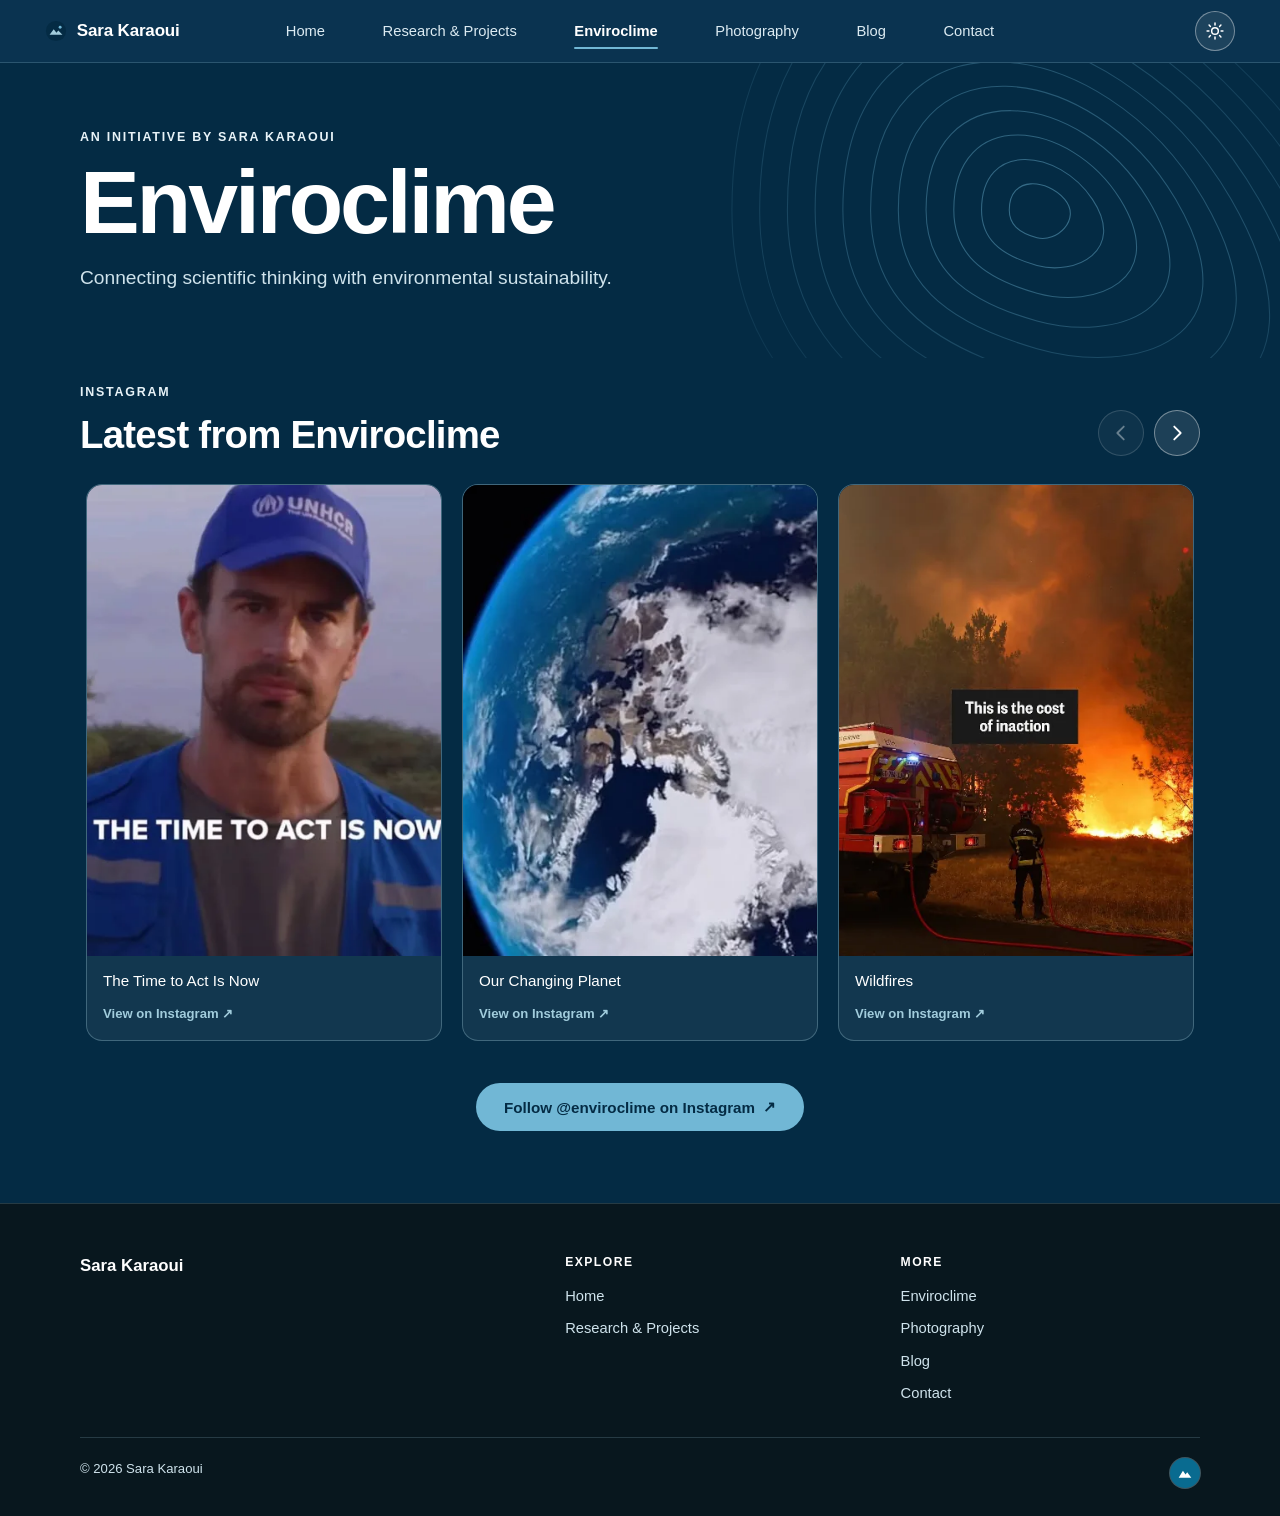
<file: enviroclime/index.html>
<!doctype html>
<html lang="en" data-theme="dark">
<head>
<meta charset="utf-8">
<script>(function(d){var t="dark";try{if(localStorage.getItem("portfolio-theme")==="light")t="light"}catch(e){}d.setAttribute("data-theme",t);d.classList.add("js")})(document.documentElement)</script>
<meta name="viewport" content="width=device-width, initial-scale=1, viewport-fit=cover">
<meta name="theme-color" content="#0A3350">
<meta name="author" content="Sara Karaoui">
<meta property="og:site_name" content="Sara Karaoui">
<meta name="twitter:card" content="summary_large_image">
<link rel="icon" href="/favicon.svg" type="image/svg+xml">
<title>Enviroclime | Sara Karaoui</title>
<meta name="description" content="Enviroclime is an initiative by Sara Karaoui connecting scientific thinking with environmental sustainability.">
<meta property="og:title" content="Enviroclime | Sara Karaoui">
<meta property="og:description" content="Enviroclime is an initiative by Sara Karaoui connecting scientific thinking with environmental sustainability.">
<meta property="og:type" content="website">
<link rel="canonical" href="https://sarak17.github.io/enviroclime/">
<meta property="og:url" content="https://sarak17.github.io/enviroclime/">
<meta property="og:image" content="https://sarak17.github.io/assets/social-card.png">
<meta property="og:image:width" content="1200">
<meta property="og:image:height" content="630">
<meta property="og:image:alt" content="Sara Karaoui, Cancer Spatial Omics Researcher and HCPC Registered Biomedical Scientist">
<meta name="twitter:image" content="https://sarak17.github.io/assets/social-card.png">
  <script type="module" crossorigin src="/static/modulepreload-polyfill-B5Qt9EMX.js"></script>
  <script type="module" crossorigin src="/static/main-DJ185XQ6.js"></script>
  <link rel="stylesheet" crossorigin href="/static/main-BT5gB2bF.css">
</head>
<body class="env" data-page="enviroclime">
<a class="skip" href="#main">Skip to content</a>
<header class="site-header">
<nav class="nav wrap" aria-label="Main">
<a class="brand" href="/" aria-label="Sara Karaoui, home"><svg width="22" height="22" viewBox="0 0 24 24" fill="none" aria-hidden="true"><circle cx="12" cy="12" r="11" fill="#042B44"/><path d="M5 16l4.5-6 3 4 2-2.5L19 16z" fill="#A1CCDC"/><circle cx="16.5" cy="8" r="1.6" fill="#71B7D5"/></svg><span data-brand>Sara Karaoui</span></a>
<button class="menu-btn" type="button" aria-expanded="false" aria-controls="nav-links" aria-label="Open menu"><svg width="18" height="12" viewBox="0 0 18 12" fill="none" stroke="currentColor" stroke-width="2" stroke-linecap="round"><path d="M1 1h16M1 11h16"/></svg></button>
<ul class="nav-links" id="nav-links"><li><a href="/">Home</a></li><li><a href="/research/">Research &amp; Projects</a></li><li><a href="/enviroclime/" aria-current="page">Enviroclime</a></li><li><a href="/photography/">Photography</a></li><li><a href="/blog/">Blog</a></li><li><a href="/contact/">Contact</a></li></ul>
<button class="theme-btn" type="button" aria-label="Switch to light theme" title="Switch to light theme"><svg class="i-sun" viewBox="0 0 24 24" aria-hidden="true" focusable="false"><circle cx="12" cy="12" r="4"/><path d="M12 2.5v2.2M12 19.3v2.2M4.9 4.9l1.6 1.6M17.5 17.5l1.6 1.6M2.5 12h2.2M19.3 12h2.2M4.9 19.1l1.6-1.6M17.5 6.5l1.6-1.6"/></svg><svg class="i-moon" viewBox="0 0 24 24" aria-hidden="true" focusable="false"><path d="M20.5 13.4A8.5 8.5 0 1 1 10.6 3.5a6.7 6.7 0 0 0 9.9 9.9z"/></svg></button>
</nav>
</header>
<main id="main">

<section class="env-hero">
<svg class="contours" viewBox="0 0 600 600" fill="none" stroke="#71B7D5" stroke-width="1" aria-hidden="true"><path d="M 274 300 C 274 267 310 271 326 290 S 318 331 300 326 S 274 313 274 300 Z" opacity="0.84"/><path d="M 248 300 C 248 235 320 242 352 290 S 336 362 300 352 S 248 326 248 300 Z" opacity="0.78"/><path d="M 222 300 C 222 202 331 214 378 290 S 354 393 300 378 S 222 339 222 300 Z" opacity="0.72"/><path d="M 196 300 C 196 170 341 185 404 290 S 372 424 300 404 S 196 352 196 300 Z" opacity="0.66"/><path d="M 170 300 C 170 137 352 157 430 290 S 391 456 300 430 S 170 365 170 300 Z" opacity="0.60"/><path d="M 144 300 C 144 105 362 128 456 290 S 409 487 300 456 S 144 378 144 300 Z" opacity="0.54"/><path d="M 118 300 C 118 72 372 99 482 290 S 427 518 300 482 S 118 391 118 300 Z" opacity="0.48"/><path d="M 92 300 C 92 40 383 71 508 290 S 445 549 300 508 S 92 404 92 300 Z" opacity="0.42"/><path d="M 66 300 C 66 7 393 42 534 290 S 463 580 300 534 S 66 417 66 300 Z" opacity="0.36"/><path d="M 40 300 C 40 -25 404 14 560 290 S 482 612 300 560 S 40 430 40 300 Z" opacity="0.30"/><path d="M 14 300 C 14 -57 414 -14 586 290 S 500 643 300 586 S 14 443 14 300 Z" opacity="0.24"/></svg>
<div class="wrap">
<p class="eyebrow">An initiative by Sara Karaoui</p>
<h1 data-cms="enviroclime.name">Enviroclime</h1>
<p class="lede" data-cms="enviroclime.tagline">Connecting scientific thinking with environmental sustainability.</p>
</div>
</section>
<section class="section ig-section" id="latest" aria-labelledby="ig-h" data-keep="instagram"><div class="wrap"><div class="ig-head"><div><p class="eyebrow">Instagram</p><h2 id="ig-h" style="margin-top:10px">Latest from Enviroclime</h2></div><div class="ig-controls" hidden><button class="ig-btn ig-prev" type="button" aria-label="Previous posts" aria-controls="ig-track" aria-disabled="true"><svg viewBox="0 0 24 24" aria-hidden="true" focusable="false"><path d="M15 5l-7 7 7 7"/></svg></button><button class="ig-btn ig-next" type="button" aria-label="Next posts" aria-controls="ig-track"><svg viewBox="0 0 24 24" aria-hidden="true" focusable="false"><path d="M9 5l7 7-7 7"/></svg></button></div></div><div class="ig-carousel" role="region" aria-roledescription="carousel" aria-label="Latest Instagram posts from Enviroclime"><ul class="ig-track" id="ig-track"><li class="ig-card"><a class="ig-link" href="https://www.instagram.com/reel/DKdFybPts5O/" target="_blank" rel="noopener noreferrer"><span class="ig-media"><picture><source type="image/webp" srcset="/assets/instagram/the-time-to-act-is-now-428.webp 428w" sizes="(min-width: 901px) 360px, (min-width: 601px) 45vw, 82vw"><img src="/assets/instagram/the-time-to-act-is-now-428.jpg" srcset="/assets/instagram/the-time-to-act-is-now-428.jpg 428w" sizes="(min-width: 901px) 360px, (min-width: 601px) 45vw, 82vw" width="428" height="563" alt="A man in a blue UNHCR cap and blue jacket looks straight at the camera against a hazy outdoor background. White text across the lower part of the picture reads “THE TIME TO ACT IS NOW”." loading="lazy" decoding="async"></picture></span><span class="ig-body"><span class="ig-cap">The Time to Act Is Now</span><span class="ig-open" aria-hidden="true">View on Instagram <span class="arrow" aria-hidden="true">&#8599;</span></span></span><span class="sr-only"> (opens the post on Instagram in a new tab)</span></a></li><li class="ig-card"><a class="ig-link" href="https://www.instagram.com/reel/Dcr7h0CoiFQ/" target="_blank" rel="noopener noreferrer"><span class="ig-media"><picture><source type="image/webp" srcset="/assets/instagram/our-changing-planet-417.webp 417w" sizes="(min-width: 901px) 360px, (min-width: 601px) 45vw, 82vw"><img src="/assets/instagram/our-changing-planet-417.jpg" srcset="/assets/instagram/our-changing-planet-417.jpg 417w" sizes="(min-width: 901px) 360px, (min-width: 601px) 45vw, 82vw" width="417" height="566" alt="A view of Earth from space: the curved edge of the planet against black, with blue ocean, brown land and large areas of white cloud or ice." loading="lazy" decoding="async"></picture></span><span class="ig-body"><span class="ig-cap">Our Changing Planet</span><span class="ig-open" aria-hidden="true">View on Instagram <span class="arrow" aria-hidden="true">&#8599;</span></span></span><span class="sr-only"> (opens the post on Instagram in a new tab)</span></a></li><li class="ig-card"><a class="ig-link" href="https://www.instagram.com/p/Dcr2HwTiPN9/" target="_blank" rel="noopener noreferrer"><span class="ig-media"><picture><source type="image/webp" srcset="/assets/instagram/wildfires-424.webp 424w" sizes="(min-width: 901px) 360px, (min-width: 601px) 45vw, 82vw"><img src="/assets/instagram/wildfires-424.jpg" srcset="/assets/instagram/wildfires-424.jpg 424w" sizes="(min-width: 901px) 360px, (min-width: 601px) 45vw, 82vw" width="424" height="568" alt="A firefighter in protective gear, seen from behind, holds a hose beside a red fire engine as a large wildfire burns in woodland under an orange, smoky sky. A text box in the centre of the picture reads “This is the cost of inaction”." loading="lazy" decoding="async"></picture></span><span class="ig-body"><span class="ig-cap">Wildfires</span><span class="ig-open" aria-hidden="true">View on Instagram <span class="arrow" aria-hidden="true">&#8599;</span></span></span><span class="sr-only"> (opens the post on Instagram in a new tab)</span></a></li><li class="ig-card"><a class="ig-link" href="https://www.instagram.com/reel/Dcr9OSyIHy7/" target="_blank" rel="noopener noreferrer"><span class="ig-media"><picture><source type="image/webp" srcset="/assets/instagram/flooding-and-human-impact-422.webp 422w" sizes="(min-width: 901px) 360px, (min-width: 601px) 45vw, 82vw"><img src="/assets/instagram/flooding-and-human-impact-422.jpg" srcset="/assets/instagram/flooding-and-human-impact-422.jpg 422w" sizes="(min-width: 901px) 360px, (min-width: 601px) 45vw, 82vw" width="422" height="557" alt="A young man being interviewed on camera. The UNICEF “for every child” logo is at the top right, a name label at the lower left reads “Samir, 21”, and the subtitle reads “from afar, I could see the water level higher than the road”." loading="lazy" decoding="async"></picture></span><span class="ig-body"><span class="ig-cap">Flooding and Human Impact</span><span class="ig-open" aria-hidden="true">View on Instagram <span class="arrow" aria-hidden="true">&#8599;</span></span></span><span class="sr-only"> (opens the post on Instagram in a new tab)</span></a></li></ul></div><p class="ig-follow"><a class="btn btn-primary" href="https://www.instagram.com/enviroclime/" target="_blank" rel="noopener noreferrer">Follow @enviroclime on Instagram <span class="arrow" aria-hidden="true">&#8599;</span><span class="sr-only"> (opens in a new tab)</span></a></p></div></section>
</main>
<footer class="site-footer">
<div class="wrap">
<div class="foot">
<div><strong data-foot-name style="color:var(--navy);font-size:1.05rem">Sara Karaoui</strong>
<ul class="social" aria-label="Social links" hidden></ul></div>
<div><p class="fh">Explore</p><ul class="fl"><li><a href="/">Home</a></li><li><a href="/research/">Research &amp; Projects</a></li></ul></div>
<div><p class="fh">More</p><ul class="fl"><li><a href="/enviroclime/">Enviroclime</a></li><li><a href="/photography/">Photography</a></li><li><a href="/blog/">Blog</a></li><li><a href="/contact/">Contact</a></li></ul></div>
</div>
<div class="legal"><span>&copy; 2026 Sara Karaoui</span>
<a class="admin-mark" href="/admin/" aria-label="Administrator login" title="Administrator login"><svg viewBox="0 0 24 24" width="16" height="16" aria-hidden="true" focusable="false"><path d="M2.5 19l6.4-10.2 3.9 5.6 2.5-3.5L21.5 19z" fill="currentColor"/></svg></a></div>
</div>
<div class="toast" id="toast" role="status" aria-live="polite"></div>
</footer>
</body>
</html>
</file>
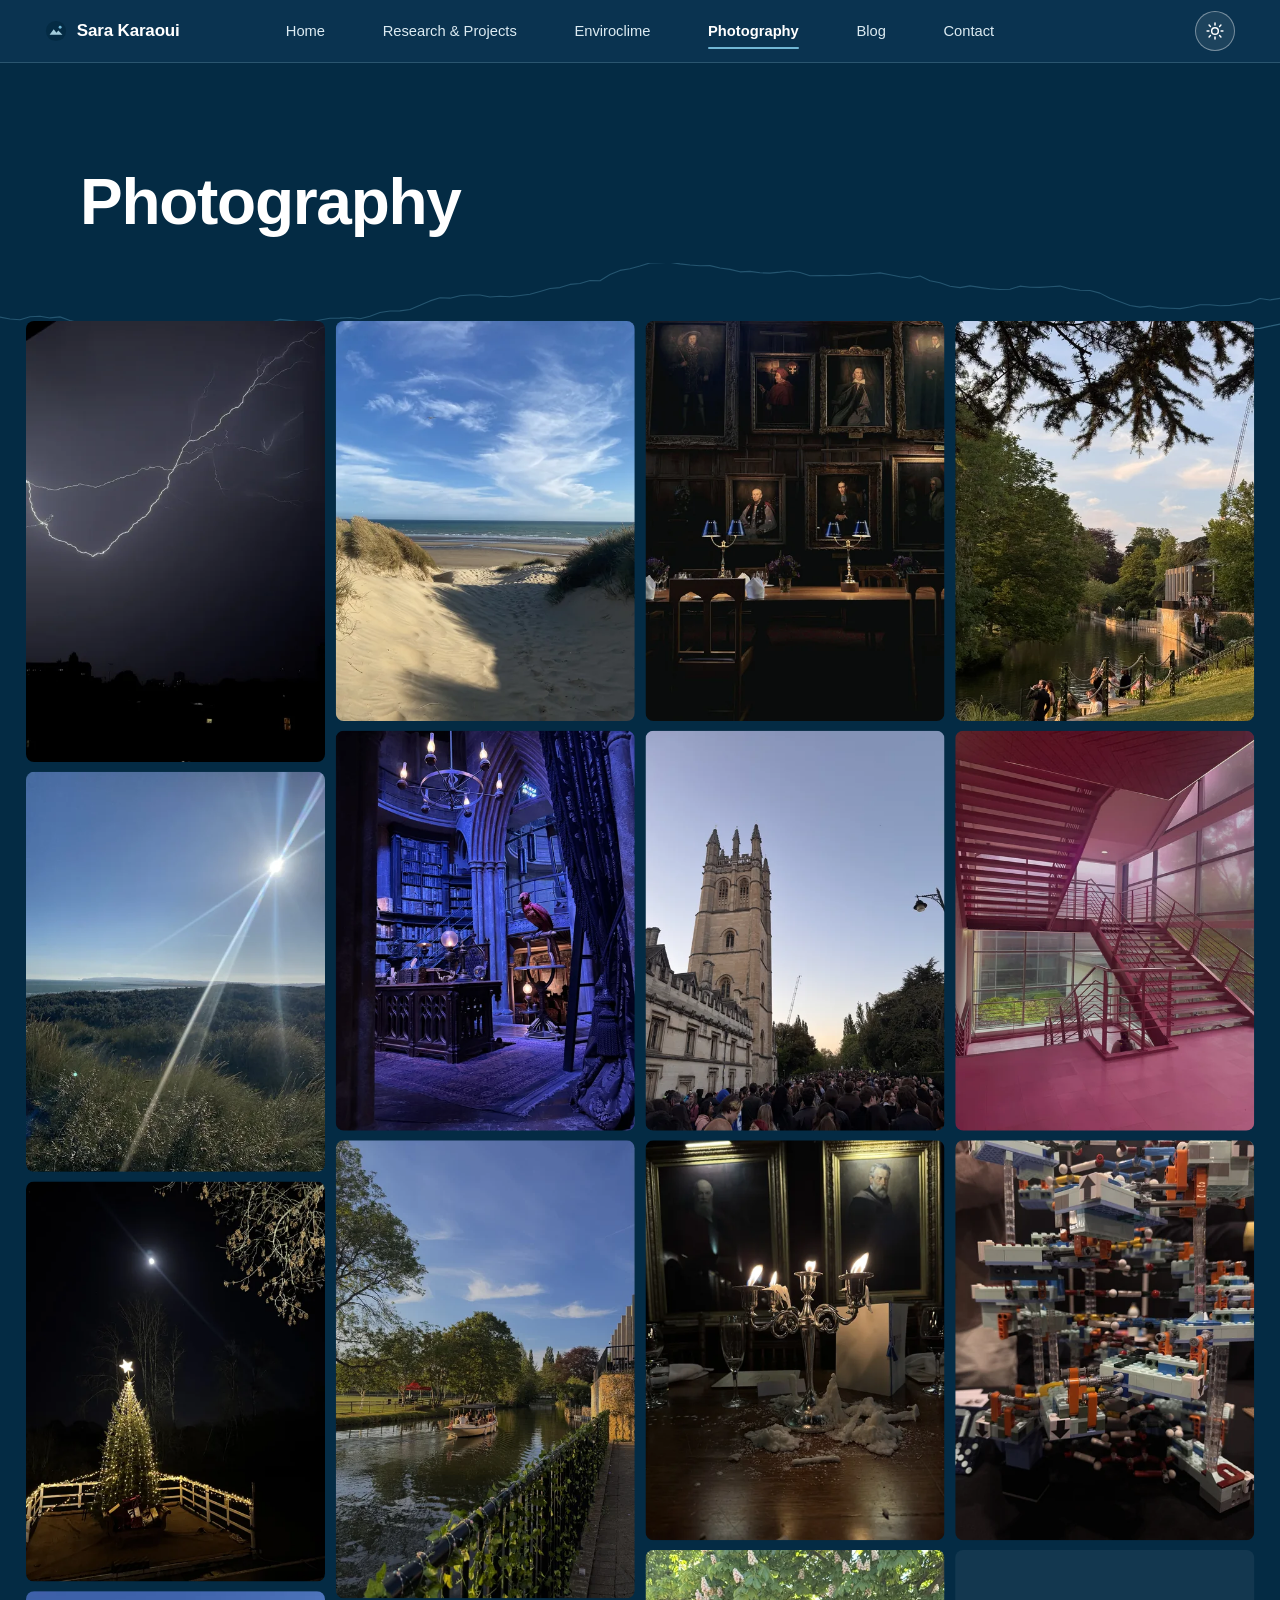
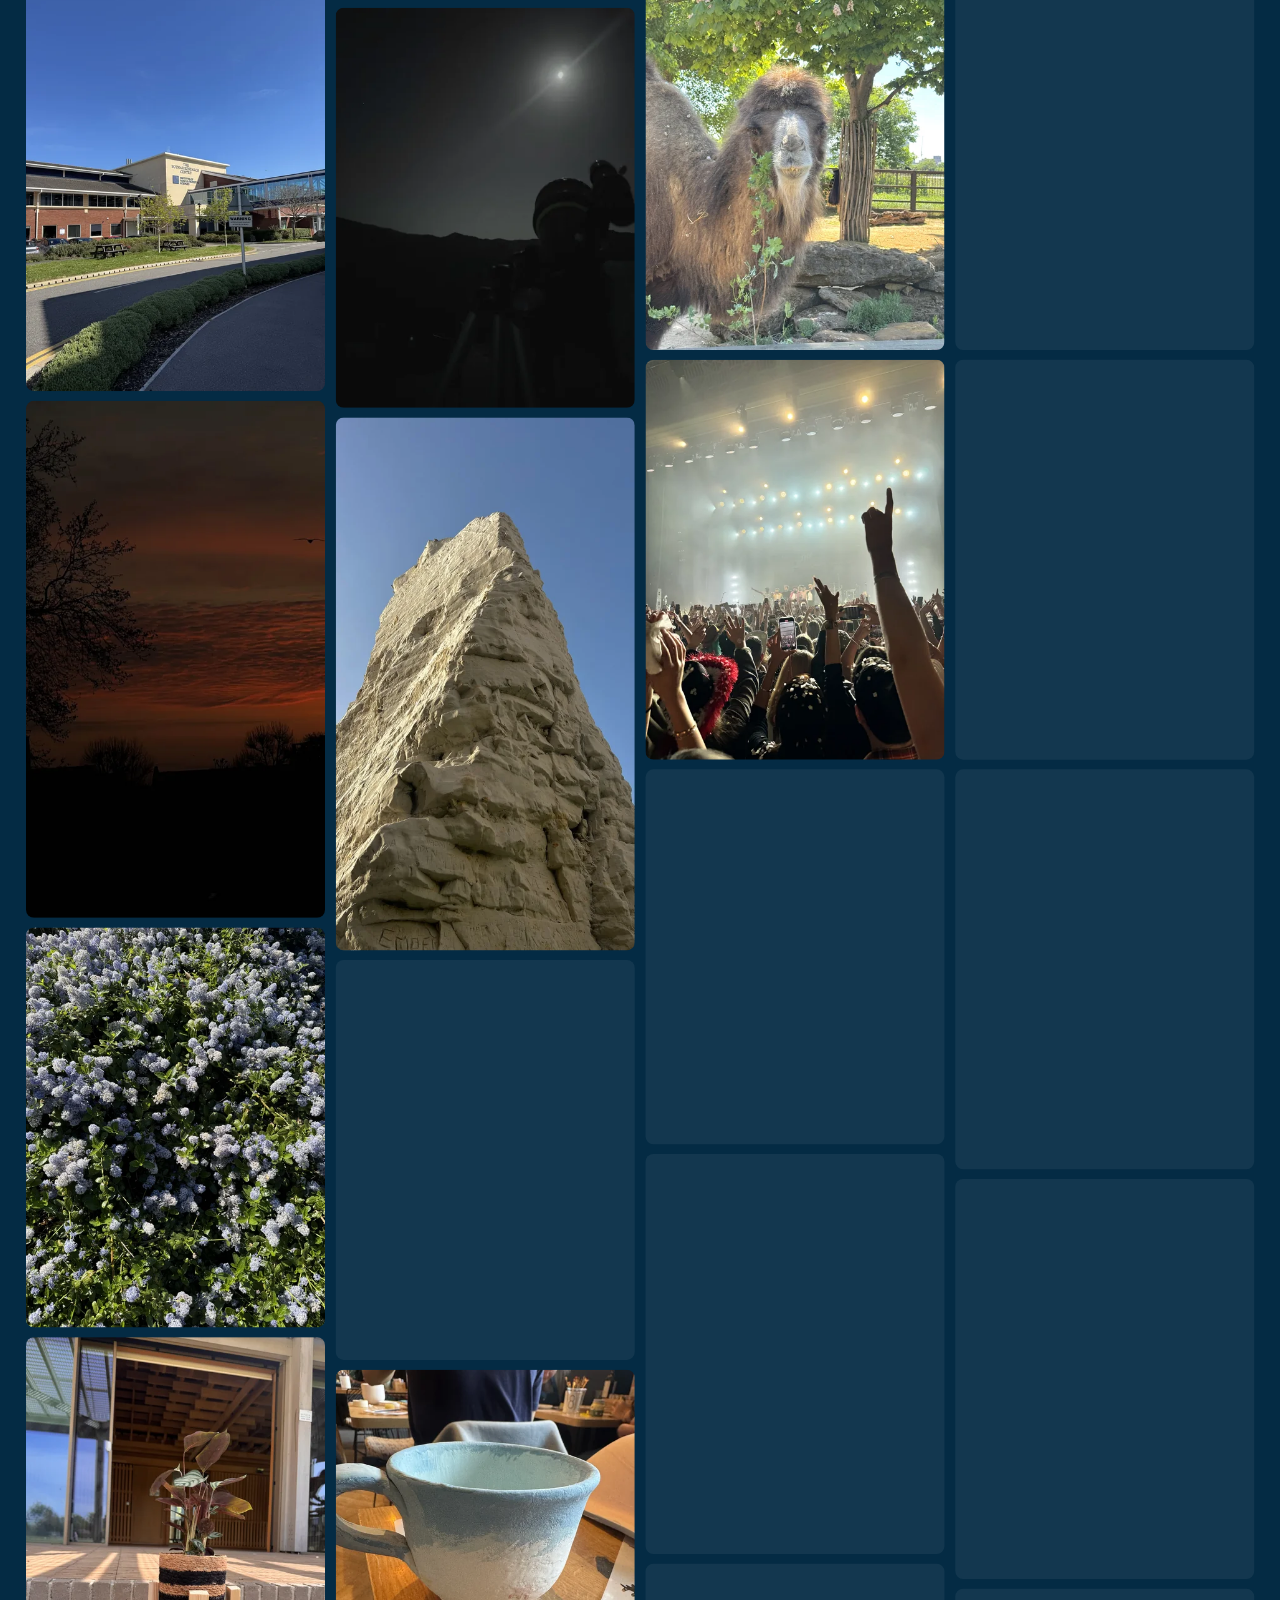
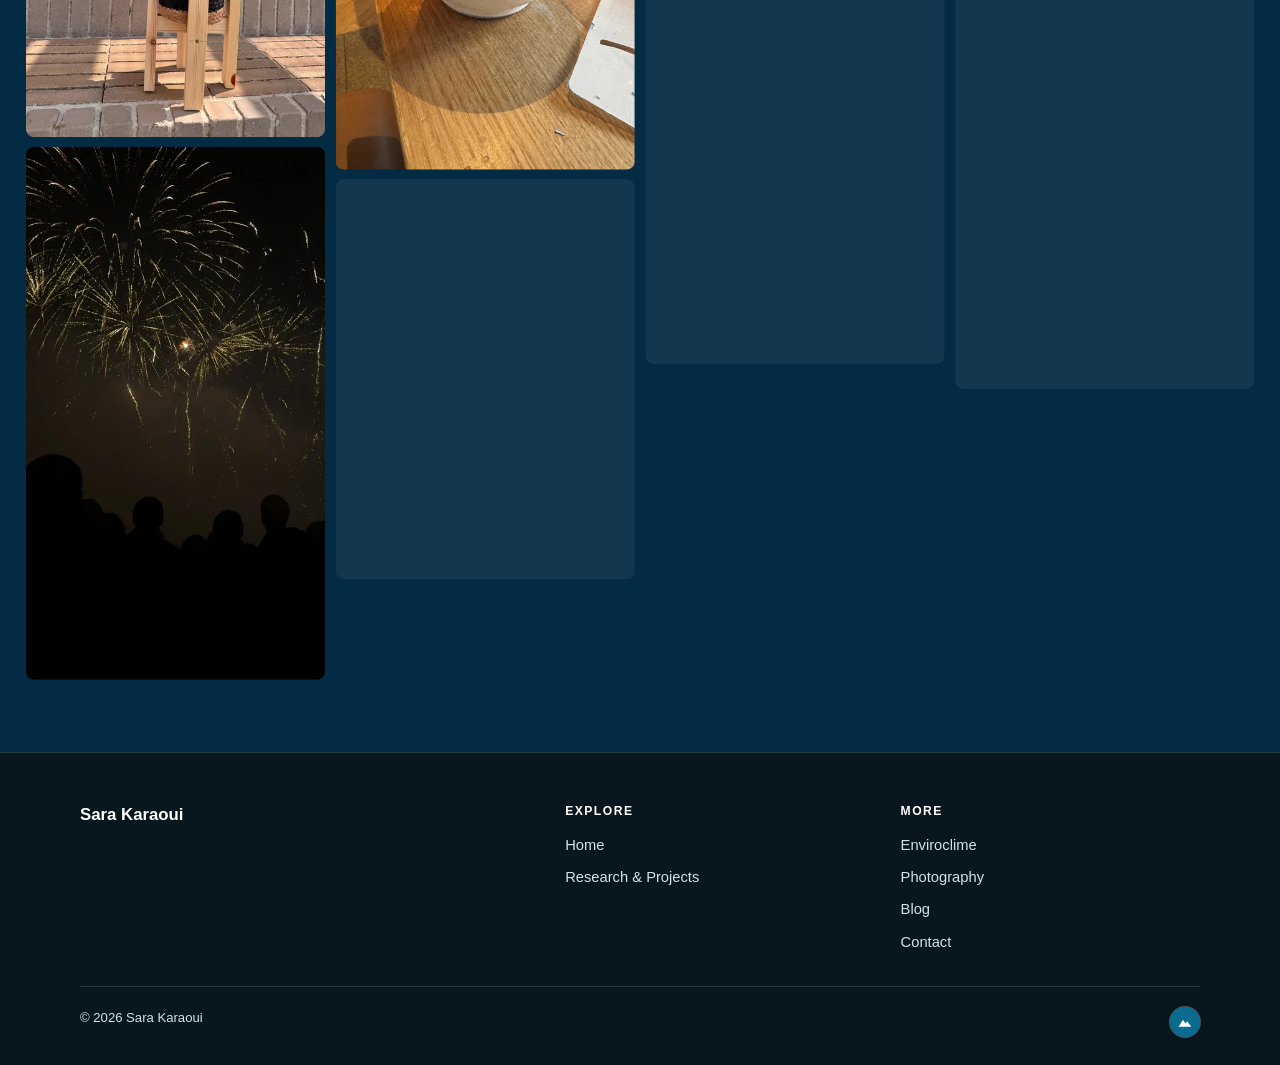
<file: photography/index.html>
<!doctype html>
<html lang="en" data-theme="dark">
<head>
<meta charset="utf-8">
<script>(function(d){var t="dark";try{if(localStorage.getItem("portfolio-theme")==="light")t="light"}catch(e){}d.setAttribute("data-theme",t);d.classList.add("js")})(document.documentElement)</script>
<meta name="viewport" content="width=device-width, initial-scale=1, viewport-fit=cover">
<meta name="theme-color" content="#0A3350">
<meta name="author" content="Sara Karaoui">
<meta property="og:site_name" content="Sara Karaoui">
<meta name="twitter:card" content="summary_large_image">
<link rel="icon" href="/favicon.svg" type="image/svg+xml">
<title>Photography | Sara Karaoui</title>
<meta name="description" content="Photography: photographs of places, perspectives and moments captured beyond the lab, by Sara Karaoui.">
<meta property="og:title" content="Photography | Sara Karaoui">
<meta property="og:description" content="Photographs of places, perspectives and moments captured beyond the lab, by Sara Karaoui.">
<meta property="og:type" content="website">
<link rel="canonical" href="https://sarak17.github.io/photography/">
<meta property="og:url" content="https://sarak17.github.io/photography/">
<meta property="og:image" content="https://sarak17.github.io/assets/social-card.png">
<meta property="og:image:width" content="1200">
<meta property="og:image:height" content="630">
<meta property="og:image:alt" content="Sara Karaoui, Cancer Spatial Omics Researcher and HCPC Registered Biomedical Scientist">
<meta name="twitter:image" content="https://sarak17.github.io/assets/social-card.png">
  <script type="module" crossorigin src="/static/modulepreload-polyfill-B5Qt9EMX.js"></script>
  <script type="module" crossorigin src="/static/main-DJ185XQ6.js"></script>
  <link rel="stylesheet" crossorigin href="/static/main-BT5gB2bF.css">
</head>
<body data-page="photography">
<a class="skip" href="#main">Skip to content</a>
<header class="site-header">
<nav class="nav wrap" aria-label="Main">
<a class="brand" href="/" aria-label="Sara Karaoui, home"><svg width="22" height="22" viewBox="0 0 24 24" fill="none" aria-hidden="true"><circle cx="12" cy="12" r="11" fill="#042B44"/><path d="M5 16l4.5-6 3 4 2-2.5L19 16z" fill="#A1CCDC"/><circle cx="16.5" cy="8" r="1.6" fill="#71B7D5"/></svg><span data-brand>Sara Karaoui</span></a>
<button class="menu-btn" type="button" aria-expanded="false" aria-controls="nav-links" aria-label="Open menu"><svg width="18" height="12" viewBox="0 0 18 12" fill="none" stroke="currentColor" stroke-width="2" stroke-linecap="round"><path d="M1 1h16M1 11h16"/></svg></button>
<ul class="nav-links" id="nav-links"><li><a href="/">Home</a></li><li><a href="/research/">Research &amp; Projects</a></li><li><a href="/enviroclime/">Enviroclime</a></li><li><a href="/photography/" aria-current="page">Photography</a></li><li><a href="/blog/">Blog</a></li><li><a href="/contact/">Contact</a></li></ul>
<button class="theme-btn" type="button" aria-label="Switch to light theme" title="Switch to light theme"><svg class="i-sun" viewBox="0 0 24 24" aria-hidden="true" focusable="false"><circle cx="12" cy="12" r="4"/><path d="M12 2.5v2.2M12 19.3v2.2M4.9 4.9l1.6 1.6M17.5 17.5l1.6 1.6M2.5 12h2.2M19.3 12h2.2M4.9 19.1l1.6-1.6M17.5 6.5l1.6-1.6"/></svg><svg class="i-moon" viewBox="0 0 24 24" aria-hidden="true" focusable="false"><path d="M20.5 13.4A8.5 8.5 0 1 1 10.6 3.5a6.7 6.7 0 0 0 9.9 9.9z"/></svg></button>
</nav>
</header>
<main id="main">

<div class="wrap page-head">
<h1>Photography</h1>
</div>
<div class="mtn-band" aria-hidden="true">
<svg class="line-mtn" viewBox="0 0 1600 220" preserveAspectRatio="xMidYMax slice" fill="none" stroke="#71B7D5" stroke-width="1.1" stroke-linejoin="round" stroke-linecap="round" aria-hidden="true" focusable="false"><polyline vector-effect="non-scaling-stroke" points="0.0,91.4 12.5,93.8 25.0,94.7 37.5,90.9 50.0,90.4 62.5,92.4 75.0,91.1 87.5,95.6 100.0,98.8 112.5,100.1 125.0,99.3 137.5,101.5 150.0,102.7 162.5,102.7 175.0,103.4 187.5,104.3 200.0,102.2 212.5,105.5 225.0,104.8 237.5,104.2 250.0,105.8 262.5,104.3 275.0,103.4 287.5,105.6 300.0,105.9 312.5,105.3 325.0,103.1 337.5,98.3 350.0,94.2 362.5,95.5 375.0,97.3 387.5,98.2 400.0,95.0 412.5,92.9 425.0,92.7 437.5,91.8 450.0,93.4 462.5,90.4 475.0,85.7 487.5,83.7 500.0,83.6 512.5,81.9 525.0,76.7 537.5,71.1 550.0,67.1 562.5,67.7 575.0,64.7 587.5,63.8 600.0,63.8 612.5,66.3 625.0,65.4 637.5,66.0 650.0,64.4 662.5,62.9 675.0,59.4 687.5,55.7 700.0,54.5 712.5,50.5 725.0,49.4 737.5,45.7 750.0,45.9 762.5,38.1 775.0,33.0 787.5,31.0 800.0,27.6 812.5,23.6 825.0,23.3 837.5,22.9 850.0,24.8 862.5,26.2 875.0,27.1 887.5,27.0 900.0,30.0 912.5,31.7 925.0,34.8 937.5,34.2 950.0,36.0 962.5,36.4 975.0,35.2 987.5,33.7 1000.0,35.6 1012.5,39.6 1025.0,39.3 1037.5,39.6 1050.0,39.1 1062.5,39.4 1075.0,37.9 1087.5,37.2 1100.0,36.1 1112.5,38.5 1125.0,41.0 1137.5,42.5 1150.0,39.9 1162.5,45.9 1175.0,48.4 1187.5,52.9 1200.0,54.5 1212.5,52.3 1225.0,54.2 1237.5,55.9 1250.0,56.8 1262.5,56.6 1275.0,52.7 1287.5,54.1 1300.0,54.2 1312.5,53.5 1325.0,52.6 1337.5,55.9 1350.0,57.8 1362.5,58.2 1375.0,61.4 1387.5,67.8 1400.0,72.2 1412.5,76.8 1425.0,78.9 1437.5,77.6 1450.0,79.9 1462.5,80.4 1475.0,80.8 1487.5,78.8 1500.0,75.9 1512.5,75.9 1525.0,77.2 1537.5,76.7 1550.0,74.6 1562.5,73.3 1575.0,68.2 1587.5,69.9 1600.0,68.0" opacity="0.3"/><polyline vector-effect="non-scaling-stroke" points="0.0,203.6 12.5,202.1 25.0,198.4 37.5,198.4 50.0,196.8 62.5,196.9 75.0,194.5 87.5,195.8 100.0,196.8 112.5,195.3 125.0,192.8 137.5,191.2 150.0,192.3 162.5,193.6 175.0,193.9 187.5,192.5 200.0,193.3 212.5,193.3 225.0,191.9 237.5,190.7 250.0,187.1 262.5,186.7 275.0,187.1 287.5,184.9 300.0,185.4 312.5,185.0 325.0,187.4 337.5,188.9 350.0,190.2 362.5,187.6 375.0,187.1 387.5,189.0 400.0,189.4 412.5,188.2 425.0,186.4 437.5,187.7 450.0,189.1 462.5,190.4 475.0,190.7 487.5,189.5 500.0,190.5 512.5,192.3 525.0,194.3 537.5,194.5 550.0,197.6 562.5,197.6 575.0,197.3 587.5,198.3 600.0,197.4 612.5,195.5 625.0,195.7 637.5,197.3 650.0,197.7 662.5,196.1 675.0,191.6 687.5,190.1 700.0,189.7 712.5,187.3 725.0,186.8 737.5,186.4 750.0,187.5 762.5,184.9 775.0,180.2 787.5,177.4 800.0,177.1 812.5,177.2 825.0,175.7 837.5,173.6 850.0,173.1 862.5,170.0 875.0,165.4 887.5,163.8 900.0,159.8 912.5,161.3 925.0,160.6 937.5,159.7 950.0,160.7 962.5,160.4 975.0,159.9 987.5,159.3 1000.0,159.9 1012.5,161.8 1025.0,161.3 1037.5,161.1 1050.0,162.1 1062.5,161.4 1075.0,162.8 1087.5,161.5 1100.0,160.8 1112.5,161.9 1125.0,165.6 1137.5,165.5 1150.0,167.2 1162.5,166.5 1175.0,164.5 1187.5,164.6 1200.0,165.8 1212.5,164.1 1225.0,164.3 1237.5,162.4 1250.0,157.7 1262.5,155.7 1275.0,155.2 1287.5,152.8 1300.0,148.7 1312.5,149.4 1325.0,148.9 1337.5,147.4 1350.0,145.5 1362.5,146.9 1375.0,147.4 1387.5,148.8 1400.0,149.7 1412.5,148.0 1425.0,144.2 1437.5,139.4 1450.0,133.5 1462.5,129.5 1475.0,127.0 1487.5,122.4 1500.0,116.9 1512.5,114.2 1525.0,111.4 1537.5,111.4 1550.0,108.8 1562.5,106.0 1575.0,105.5 1587.5,102.7 1600.0,100.1" opacity="0.38"/><polyline vector-effect="non-scaling-stroke" points="0.0,184.7 12.5,184.5 25.0,185.5 37.5,186.7 50.0,188.6 62.5,189.2 75.0,189.9 87.5,189.5 100.0,190.6 112.5,192.2 125.0,194.1 137.5,194.0 150.0,194.9 162.5,194.7 175.0,194.8 187.5,194.0 200.0,194.0 212.5,196.1 225.0,197.3 237.5,197.7 250.0,198.0 262.5,197.3 275.0,197.5 287.5,197.6 300.0,197.5 312.5,197.5 325.0,197.5 337.5,197.3 350.0,197.9 362.5,197.3 375.0,195.7 387.5,195.1 400.0,194.2 412.5,193.5 425.0,194.4 437.5,194.9 450.0,195.3 462.5,194.6 475.0,194.3 487.5,193.5 500.0,194.1 512.5,193.6 525.0,191.5 537.5,191.7 550.0,191.4 562.5,193.1 575.0,193.1 587.5,192.4 600.0,191.8 612.5,192.6 625.0,193.7 637.5,193.4 650.0,194.2 662.5,195.1 675.0,195.4 687.5,195.4 700.0,195.5 712.5,196.1 725.0,197.7 737.5,199.3 750.0,199.7 762.5,200.7 775.0,201.3 787.5,202.3 800.0,204.7 812.5,204.5 825.0,202.7 837.5,202.4 850.0,202.4 862.5,202.8 875.0,201.8 887.5,200.0 900.0,198.4 912.5,196.5 925.0,196.1 937.5,194.0 950.0,191.8 962.5,189.9 975.0,188.4 987.5,187.3 1000.0,185.3 1012.5,185.1 1025.0,185.0 1037.5,184.0 1050.0,183.3 1062.5,184.2 1075.0,185.4 1087.5,185.0 1100.0,184.6 1112.5,183.9 1125.0,182.3 1137.5,183.0 1150.0,182.8 1162.5,180.9 1175.0,179.3 1187.5,177.3 1200.0,176.6 1212.5,174.2 1225.0,173.5 1237.5,172.5 1250.0,171.1 1262.5,170.3 1275.0,170.5 1287.5,171.2 1300.0,170.8 1312.5,170.2 1325.0,169.8 1337.5,170.0 1350.0,168.7 1362.5,167.6 1375.0,167.9 1387.5,168.7 1400.0,168.4 1412.5,167.1 1425.0,167.1 1437.5,167.2 1450.0,168.1 1462.5,168.9 1475.0,170.1 1487.5,169.5 1500.0,169.8 1512.5,170.9 1525.0,172.3 1537.5,173.8 1550.0,175.3 1562.5,176.0 1575.0,176.4 1587.5,175.2 1600.0,175.6" opacity="0.48"/></svg>
</div>
<section class="section lens-section" aria-labelledby="lens-h"><div class="lens-wrap"><h2 id="lens-h" class="sr-only">Photographs</h2><ul class="lens-grid" data-lens-grid><li class="lens-item lens-portrait" style="--w:1275;--h:1875"><a class="lens-link" href="/assets/photos/thunderbolt-1275.jpg"><picture><source type="image/webp" srcset="/assets/photos/thunderbolt-480.webp 480w, /assets/photos/thunderbolt-960.webp 960w, /assets/photos/thunderbolt-1275.webp 1275w" sizes="(min-width: 1700px) 19vw, (min-width: 880px) 24vw, (min-width: 560px) 32vw, 48vw"><img src="/assets/photos/thunderbolt-960.jpg" srcset="/assets/photos/thunderbolt-480.jpg 480w, /assets/photos/thunderbolt-960.jpg 960w, /assets/photos/thunderbolt-1275.jpg 1275w" sizes="(min-width: 1700px) 19vw, (min-width: 880px) 24vw, (min-width: 560px) 32vw, 48vw" width="960" height="1412" alt="A branching bolt of white lightning across a dark night sky above the silhouettes of buildings, with a few lit windows." loading="lazy" decoding="async"></picture><span class="lens-title" aria-hidden="true">Thunderbolt</span></a></li><li class="lens-item lens-portrait" style="--w:1512;--h:2016"><a class="lens-link" href="/assets/photos/sand-dunes-1512.jpg"><picture><source type="image/webp" srcset="/assets/photos/sand-dunes-480.webp 480w, /assets/photos/sand-dunes-960.webp 960w, /assets/photos/sand-dunes-1512.webp 1512w" sizes="(min-width: 1700px) 19vw, (min-width: 880px) 24vw, (min-width: 560px) 32vw, 48vw"><img src="/assets/photos/sand-dunes-960.jpg" srcset="/assets/photos/sand-dunes-480.jpg 480w, /assets/photos/sand-dunes-960.jpg 960w, /assets/photos/sand-dunes-1512.jpg 1512w" sizes="(min-width: 1700px) 19vw, (min-width: 880px) 24vw, (min-width: 560px) 32vw, 48vw" width="960" height="1280" alt="A footprint-marked sand path between grassy dunes leading to a wide beach and the sea, beneath a blue sky streaked with thin white clouds." loading="lazy" decoding="async"></picture><span class="lens-title" aria-hidden="true">Sand Dunes</span></a></li><li class="lens-item lens-portrait" style="--w:1932;--h:2576"><a class="lens-link" href="/assets/photos/christ-church-college-1600.jpg"><picture><source type="image/webp" srcset="/assets/photos/christ-church-college-480.webp 480w, /assets/photos/christ-church-college-960.webp 960w, /assets/photos/christ-church-college-1600.webp 1600w" sizes="(min-width: 1700px) 19vw, (min-width: 880px) 24vw, (min-width: 560px) 32vw, 48vw"><img src="/assets/photos/christ-church-college-960.jpg" srcset="/assets/photos/christ-church-college-480.jpg 480w, /assets/photos/christ-church-college-960.jpg 960w, /assets/photos/christ-church-college-1600.jpg 1600w" sizes="(min-width: 1700px) 19vw, (min-width: 880px) 24vw, (min-width: 560px) 32vw, 48vw" width="960" height="1280" alt="A dark wood-panelled hall with large gilt-framed portraits above a long wooden table set with glasses, folded napkins, flowers and two brass lamps with blue shades." loading="lazy" decoding="async"></picture><span class="lens-title" aria-hidden="true">Christ Church College</span></a></li><li class="lens-item lens-portrait" style="--w:1512;--h:2016"><a class="lens-link" href="/assets/photos/st-hildas-college-ball-1512.jpg"><picture><source type="image/webp" srcset="/assets/photos/st-hildas-college-ball-480.webp 480w, /assets/photos/st-hildas-college-ball-960.webp 960w, /assets/photos/st-hildas-college-ball-1512.webp 1512w" sizes="(min-width: 1700px) 19vw, (min-width: 880px) 24vw, (min-width: 560px) 32vw, 48vw"><img src="/assets/photos/st-hildas-college-ball-960.jpg" srcset="/assets/photos/st-hildas-college-ball-480.jpg 480w, /assets/photos/st-hildas-college-ball-960.jpg 960w, /assets/photos/st-hildas-college-ball-1512.jpg 1512w" sizes="(min-width: 1700px) 19vw, (min-width: 880px) 24vw, (min-width: 560px) 32vw, 48vw" width="960" height="1280" alt="A calm river in warm evening light framed by a dark conifer branch, with a modern building with vertical fins on the far bank and a small group of people by a rope fence in the foreground." loading="lazy" decoding="async"></picture><span class="lens-title" aria-hidden="true">St Hilda's College Ball</span></a></li><li class="lens-item lens-portrait" style="--w:1932;--h:2576"><a class="lens-link" href="/assets/photos/dumbledores-office-1600.jpg"><picture><source type="image/webp" srcset="/assets/photos/dumbledores-office-480.webp 480w, /assets/photos/dumbledores-office-960.webp 960w, /assets/photos/dumbledores-office-1600.webp 1600w" sizes="(min-width: 1700px) 19vw, (min-width: 880px) 24vw, (min-width: 560px) 32vw, 48vw"><img src="/assets/photos/dumbledores-office-960.jpg" srcset="/assets/photos/dumbledores-office-480.jpg 480w, /assets/photos/dumbledores-office-960.jpg 960w, /assets/photos/dumbledores-office-1600.jpg 1600w" sizes="(min-width: 1700px) 19vw, (min-width: 880px) 24vw, (min-width: 560px) 32vw, 48vw" width="960" height="1280" alt="A circular study lit in deep blue with tall bookshelves and a spiral staircase, a carved wooden desk with lamps, a chandelier of small oil-lamp bulbs, heavy drapes at the right and a crimson bird on a perch." loading="lazy" decoding="async"></picture><span class="lens-title" aria-hidden="true">Dumbledore's Office</span></a></li><li class="lens-item lens-portrait" style="--w:1932;--h:2576"><a class="lens-link" href="/assets/photos/may-day-1600.jpg"><picture><source type="image/webp" srcset="/assets/photos/may-day-480.webp 480w, /assets/photos/may-day-960.webp 960w, /assets/photos/may-day-1600.webp 1600w" sizes="(min-width: 1700px) 19vw, (min-width: 880px) 24vw, (min-width: 560px) 32vw, 48vw"><img src="/assets/photos/may-day-960.jpg" srcset="/assets/photos/may-day-480.jpg 480w, /assets/photos/may-day-960.jpg 960w, /assets/photos/may-day-1600.jpg 1600w" sizes="(min-width: 1700px) 19vw, (min-width: 880px) 24vw, (min-width: 560px) 32vw, 48vw" width="960" height="1280" alt="A tall Gothic stone tower with pinnacles beside a college building, a dense crowd of people filling the street below and a pale blue-violet dusk sky above, with a crane and trees in the distance." loading="lazy" decoding="async"></picture><span class="lens-title" aria-hidden="true">May Day</span></a></li><li class="lens-item lens-portrait" style="--w:1932;--h:2576"><a class="lens-link" href="/assets/photos/pink-section-staircase-1600.jpg"><picture><source type="image/webp" srcset="/assets/photos/pink-section-staircase-480.webp 480w, /assets/photos/pink-section-staircase-960.webp 960w, /assets/photos/pink-section-staircase-1600.webp 1600w" sizes="(min-width: 1700px) 19vw, (min-width: 880px) 24vw, (min-width: 560px) 32vw, 48vw"><img src="/assets/photos/pink-section-staircase-960.jpg" srcset="/assets/photos/pink-section-staircase-480.jpg 480w, /assets/photos/pink-section-staircase-960.jpg 960w, /assets/photos/pink-section-staircase-1600.jpg 1600w" sizes="(min-width: 1700px) 19vw, (min-width: 880px) 24vw, (min-width: 560px) 32vw, 48vw" width="960" height="1280" alt="A modern stairwell with metal stairs and railings and large glass windows, everything tinted pink, with green shrubs in a courtyard visible below and one person partly visible at the foot of the stairs." loading="lazy" decoding="async"></picture><span class="lens-title" aria-hidden="true">Pink Section Staircase</span></a></li><li class="lens-item lens-portrait" style="--w:1512;--h:2016"><a class="lens-link" href="/assets/photos/high-in-the-sky-1512.jpg"><picture><source type="image/webp" srcset="/assets/photos/high-in-the-sky-480.webp 480w, /assets/photos/high-in-the-sky-960.webp 960w, /assets/photos/high-in-the-sky-1512.webp 1512w" sizes="(min-width: 1700px) 19vw, (min-width: 880px) 24vw, (min-width: 560px) 32vw, 48vw"><img src="/assets/photos/high-in-the-sky-960.jpg" srcset="/assets/photos/high-in-the-sky-480.jpg 480w, /assets/photos/high-in-the-sky-960.jpg 960w, /assets/photos/high-in-the-sky-1512.jpg 1512w" sizes="(min-width: 1700px) 19vw, (min-width: 880px) 24vw, (min-width: 560px) 32vw, 48vw" width="960" height="1280" alt="The sun flaring with long rays in a clear blue sky above dune scrub and grasses, with the sea and a distant headland on the horizon." loading="lazy" decoding="async"></picture><span class="lens-title" aria-hidden="true">High in the Sky</span></a></li><li class="lens-item lens-portrait" style="--w:1688;--h:2576"><a class="lens-link" href="/assets/photos/boat-1600.jpg"><picture><source type="image/webp" srcset="/assets/photos/boat-480.webp 480w, /assets/photos/boat-960.webp 960w, /assets/photos/boat-1600.webp 1600w" sizes="(min-width: 1700px) 19vw, (min-width: 880px) 24vw, (min-width: 560px) 32vw, 48vw"><img src="/assets/photos/boat-960.jpg" srcset="/assets/photos/boat-480.jpg 480w, /assets/photos/boat-960.jpg 960w, /assets/photos/boat-1600.jpg 1600w" sizes="(min-width: 1700px) 19vw, (min-width: 880px) 24vw, (min-width: 560px) 32vw, 48vw" width="960" height="1465" alt="A covered passenger boat carrying several people on a calm river in warm low sunlight, with an ivy-covered black railing strung with small lights in the foreground, tall trees opposite and a deep blue sky." loading="lazy" decoding="async"></picture><span class="lens-title" aria-hidden="true">Boat</span></a></li><li class="lens-item lens-portrait" style="--w:1932;--h:2576"><a class="lens-link" href="/assets/photos/wax-and-flame-1600.jpg"><picture><source type="image/webp" srcset="/assets/photos/wax-and-flame-480.webp 480w, /assets/photos/wax-and-flame-960.webp 960w, /assets/photos/wax-and-flame-1600.webp 1600w" sizes="(min-width: 1700px) 19vw, (min-width: 880px) 24vw, (min-width: 560px) 32vw, 48vw"><img src="/assets/photos/wax-and-flame-960.jpg" srcset="/assets/photos/wax-and-flame-480.jpg 480w, /assets/photos/wax-and-flame-960.jpg 960w, /assets/photos/wax-and-flame-1600.jpg 1600w" sizes="(min-width: 1700px) 19vw, (min-width: 880px) 24vw, (min-width: 560px) 32vw, 48vw" width="960" height="1280" alt="A silver candelabra with lit candles on a wooden table, thick white wax pooled and dripping around its base, with two gilt-framed portraits, a champagne flute, a wine glass and a folded menu card behind." loading="lazy" decoding="async"></picture><span class="lens-title" aria-hidden="true">Wax and Flame</span></a></li><li class="lens-item lens-portrait" style="--w:1932;--h:2576"><a class="lens-link" href="/assets/photos/dna-lego-1600.jpg"><picture><source type="image/webp" srcset="/assets/photos/dna-lego-480.webp 480w, /assets/photos/dna-lego-960.webp 960w, /assets/photos/dna-lego-1600.webp 1600w" sizes="(min-width: 1700px) 19vw, (min-width: 880px) 24vw, (min-width: 560px) 32vw, 48vw"><img src="/assets/photos/dna-lego-960.jpg" srcset="/assets/photos/dna-lego-480.jpg 480w, /assets/photos/dna-lego-960.jpg 960w, /assets/photos/dna-lego-1600.jpg 1600w" sizes="(min-width: 1700px) 19vw, (min-width: 880px) 24vw, (min-width: 560px) 32vw, 48vw" width="960" height="1280" alt="Close-up of a tall model built from LEGO bricks and technic parts in pale blue, orange and grey, with black arrows pointing up and down and a colourful ball-and-stick molecular model behind it." loading="lazy" decoding="async"></picture><span class="lens-title" aria-hidden="true">DNA LEGO</span></a></li><li class="lens-item lens-portrait" style="--w:1932;--h:2576"><a class="lens-link" href="/assets/photos/christmas-dinner-1600.jpg"><picture><source type="image/webp" srcset="/assets/photos/christmas-dinner-480.webp 480w, /assets/photos/christmas-dinner-960.webp 960w, /assets/photos/christmas-dinner-1600.webp 1600w" sizes="(min-width: 1700px) 19vw, (min-width: 880px) 24vw, (min-width: 560px) 32vw, 48vw"><img src="/assets/photos/christmas-dinner-960.jpg" srcset="/assets/photos/christmas-dinner-480.jpg 480w, /assets/photos/christmas-dinner-960.jpg 960w, /assets/photos/christmas-dinner-1600.jpg 1600w" sizes="(min-width: 1700px) 19vw, (min-width: 880px) 24vw, (min-width: 560px) 32vw, 48vw" width="960" height="1280" alt="A tall evergreen tree covered in glowing white lights with a bright star on top, on a platform with a white fence strung with lights and wrapped presents at its foot, under a night sky with a bright moon." loading="lazy" decoding="async"></picture><span class="lens-title" aria-hidden="true">Christmas Dinner</span></a></li><li class="lens-item lens-portrait" style="--w:1512;--h:2016"><a class="lens-link" href="/assets/photos/hungry-camel-1512.jpg"><picture><source type="image/webp" srcset="/assets/photos/hungry-camel-480.webp 480w, /assets/photos/hungry-camel-960.webp 960w, /assets/photos/hungry-camel-1512.webp 1512w" sizes="(min-width: 1700px) 19vw, (min-width: 880px) 24vw, (min-width: 560px) 32vw, 48vw"><img src="/assets/photos/hungry-camel-960.jpg" srcset="/assets/photos/hungry-camel-480.jpg 480w, /assets/photos/hungry-camel-960.jpg 960w, /assets/photos/hungry-camel-1512.jpg 1512w" sizes="(min-width: 1700px) 19vw, (min-width: 880px) 24vw, (min-width: 560px) 32vw, 48vw" width="960" height="1280" alt="A shaggy brown camel facing the camera while chewing a leafy branch, beneath a tree with pink and white blossom, with a wooden fence and rocks behind." loading="lazy" decoding="async"></picture><span class="lens-title" aria-hidden="true">Hungry Camel</span></a></li><li class="lens-item lens-portrait" style="--w:1932;--h:2576"><a class="lens-link" href="/assets/photos/uni-base-1600.jpg"><picture><source type="image/webp" srcset="/assets/photos/uni-base-480.webp 480w, /assets/photos/uni-base-960.webp 960w, /assets/photos/uni-base-1600.webp 1600w" sizes="(min-width: 1700px) 19vw, (min-width: 880px) 24vw, (min-width: 560px) 32vw, 48vw"><img src="/assets/photos/uni-base-960.jpg" srcset="/assets/photos/uni-base-480.jpg 480w, /assets/photos/uni-base-960.jpg 960w, /assets/photos/uni-base-1600.jpg 1600w" sizes="(min-width: 1700px) 19vw, (min-width: 880px) 24vw, (min-width: 560px) 32vw, 48vw" width="960" height="1280" alt="A long white and red-brick building with a curved glass entrance, a lawn with picnic tables and metal bollard lights, trees on the left and a deep blue sky, with shadows across the grass." loading="lazy" decoding="async"></picture><span class="lens-title" aria-hidden="true">Uni Base</span></a></li><li class="lens-item lens-portrait" style="--w:1932;--h:2576"><a class="lens-link" href="/assets/photos/second-home-1600.jpg"><picture><source type="image/webp" srcset="/assets/photos/second-home-480.webp 480w, /assets/photos/second-home-960.webp 960w, /assets/photos/second-home-1600.webp 1600w" sizes="(min-width: 1700px) 19vw, (min-width: 880px) 24vw, (min-width: 560px) 32vw, 48vw"><img src="/assets/photos/second-home-960.jpg" srcset="/assets/photos/second-home-480.jpg 480w, /assets/photos/second-home-960.jpg 960w, /assets/photos/second-home-1600.jpg 1600w" sizes="(min-width: 1700px) 19vw, (min-width: 880px) 24vw, (min-width: 560px) 32vw, 48vw" width="960" height="1280" alt="A building of red brick, cream walls and a glass walkway under a deep blue sky; the sign on the wall reads The Botnar Research Centre, Institute of Musculoskeletal Sciences; a curved road, clipped hedge and a warning sign in the foreground." loading="lazy" decoding="async"></picture><span class="lens-title" aria-hidden="true">Second Home</span></a></li><li class="lens-item lens-portrait" style="--w:1932;--h:2576"><a class="lens-link" href="/assets/photos/watching-the-moon-1600.jpg"><picture><source type="image/webp" srcset="/assets/photos/watching-the-moon-480.webp 480w, /assets/photos/watching-the-moon-960.webp 960w, /assets/photos/watching-the-moon-1600.webp 1600w" sizes="(min-width: 1700px) 19vw, (min-width: 880px) 24vw, (min-width: 560px) 32vw, 48vw"><img src="/assets/photos/watching-the-moon-960.jpg" srcset="/assets/photos/watching-the-moon-480.jpg 480w, /assets/photos/watching-the-moon-960.jpg 960w, /assets/photos/watching-the-moon-1600.jpg 1600w" sizes="(min-width: 1700px) 19vw, (min-width: 880px) 24vw, (min-width: 560px) 32vw, 48vw" width="960" height="1280" alt="A bright full moon with a lens-flare streak in a dark sky above a line of hills, with the dark shape of a telescope on a tripod in the foreground." loading="lazy" decoding="async"></picture><span class="lens-title" aria-hidden="true">Watching the Moon</span></a></li><li class="lens-item lens-portrait" style="--w:1932;--h:2576"><a class="lens-link" href="/assets/photos/concert-1600.jpg"><picture><source type="image/webp" srcset="/assets/photos/concert-480.webp 480w, /assets/photos/concert-960.webp 960w, /assets/photos/concert-1600.webp 1600w" sizes="(min-width: 1700px) 19vw, (min-width: 880px) 24vw, (min-width: 560px) 32vw, 48vw"><img src="/assets/photos/concert-960.jpg" srcset="/assets/photos/concert-480.jpg 480w, /assets/photos/concert-960.jpg 960w, /assets/photos/concert-1600.jpg 1600w" sizes="(min-width: 1700px) 19vw, (min-width: 880px) 24vw, (min-width: 560px) 32vw, 48vw" width="960" height="1280" alt="Crowd with raised hands and phones facing a smoky, brightly lit concert stage where a line of performers stand arm in arm, with white confetti in the air." loading="lazy" decoding="async"></picture><span class="lens-title" aria-hidden="true">Concert</span></a></li><li class="lens-item lens-portrait" style="--w:1932;--h:2576"><a class="lens-link" href="/assets/photos/st-pauls-cathedral-1600.jpg"><picture><source type="image/webp" srcset="/assets/photos/st-pauls-cathedral-480.webp 480w, /assets/photos/st-pauls-cathedral-960.webp 960w, /assets/photos/st-pauls-cathedral-1600.webp 1600w" sizes="(min-width: 1700px) 19vw, (min-width: 880px) 24vw, (min-width: 560px) 32vw, 48vw"><img src="/assets/photos/st-pauls-cathedral-960.jpg" srcset="/assets/photos/st-pauls-cathedral-480.jpg 480w, /assets/photos/st-pauls-cathedral-960.jpg 960w, /assets/photos/st-pauls-cathedral-1600.jpg 1600w" sizes="(min-width: 1700px) 19vw, (min-width: 880px) 24vw, (min-width: 560px) 32vw, 48vw" width="960" height="1280" alt="Night view across a river of a floodlit domed cathedral above lit buildings, with a metal pier walkway in the foreground." loading="lazy" decoding="async"></picture><span class="lens-title" aria-hidden="true">St Paul's Cathedral</span></a></li><li class="lens-item lens-portrait" style="--w:1194;--h:2058"><a class="lens-link" href="/assets/photos/sunrise-1194.jpg"><picture><source type="image/webp" srcset="/assets/photos/sunrise-480.webp 480w, /assets/photos/sunrise-960.webp 960w, /assets/photos/sunrise-1194.webp 1194w" sizes="(min-width: 1700px) 19vw, (min-width: 880px) 24vw, (min-width: 560px) 32vw, 48vw"><img src="/assets/photos/sunrise-960.jpg" srcset="/assets/photos/sunrise-480.jpg 480w, /assets/photos/sunrise-960.jpg 960w, /assets/photos/sunrise-1194.jpg 1194w" sizes="(min-width: 1700px) 19vw, (min-width: 880px) 24vw, (min-width: 560px) 32vw, 48vw" width="960" height="1655" alt="Silhouetted tree branches and a flying bird against a deep red and orange dawn sky with rippled clouds." loading="lazy" decoding="async"></picture><span class="lens-title" aria-hidden="true">Sunrise</span></a></li><li class="lens-item lens-portrait" style="--w:1450;--h:2576"><a class="lens-link" href="/assets/photos/tower-1450.jpg"><picture><source type="image/webp" srcset="/assets/photos/tower-480.webp 480w, /assets/photos/tower-960.webp 960w, /assets/photos/tower-1450.webp 1450w" sizes="(min-width: 1700px) 19vw, (min-width: 880px) 24vw, (min-width: 560px) 32vw, 48vw"><img src="/assets/photos/tower-960.jpg" srcset="/assets/photos/tower-480.jpg 480w, /assets/photos/tower-960.jpg 960w, /assets/photos/tower-1450.jpg 1450w" sizes="(min-width: 1700px) 19vw, (min-width: 880px) 24vw, (min-width: 560px) 32vw, 48vw" width="960" height="1705" alt="Looking up at a tall, weathered pale rock stack with scratched initials near its base, against a deep blue sky." loading="lazy" decoding="async"></picture><span class="lens-title" aria-hidden="true">Tower</span></a></li><li class="lens-item lens-portrait" style="--w:1440;--h:1800"><a class="lens-link" href="/assets/photos/golden-hour-1440.jpg"><picture><source type="image/webp" srcset="/assets/photos/golden-hour-480.webp 480w, /assets/photos/golden-hour-960.webp 960w, /assets/photos/golden-hour-1440.webp 1440w" sizes="(min-width: 1700px) 19vw, (min-width: 880px) 24vw, (min-width: 560px) 32vw, 48vw"><img src="/assets/photos/golden-hour-960.jpg" srcset="/assets/photos/golden-hour-480.jpg 480w, /assets/photos/golden-hour-960.jpg 960w, /assets/photos/golden-hour-1440.jpg 1440w" sizes="(min-width: 1700px) 19vw, (min-width: 880px) 24vw, (min-width: 560px) 32vw, 48vw" width="960" height="1200" alt="Low sun between glass-fronted buildings on a busy street, with people in silhouette and long rays of light." loading="lazy" decoding="async"></picture><span class="lens-title" aria-hidden="true">Golden Hour</span></a></li><li class="lens-item lens-portrait" style="--w:1512;--h:2016"><a class="lens-link" href="/assets/photos/shakespeare-richard-iii-1512.jpg"><picture><source type="image/webp" srcset="/assets/photos/shakespeare-richard-iii-480.webp 480w, /assets/photos/shakespeare-richard-iii-960.webp 960w, /assets/photos/shakespeare-richard-iii-1512.webp 1512w" sizes="(min-width: 1700px) 19vw, (min-width: 880px) 24vw, (min-width: 560px) 32vw, 48vw"><img src="/assets/photos/shakespeare-richard-iii-960.jpg" srcset="/assets/photos/shakespeare-richard-iii-480.jpg 480w, /assets/photos/shakespeare-richard-iii-960.jpg 960w, /assets/photos/shakespeare-richard-iii-1512.jpg 1512w" sizes="(min-width: 1700px) 19vw, (min-width: 880px) 24vw, (min-width: 560px) 32vw, 48vw" width="960" height="1280" alt="Wooden theatre stage with a painted gallery, ladders, a hanging platform and orange doors marked with green lettering, with posters on a mesh fence at the left." loading="lazy" decoding="async"></picture><span class="lens-title" aria-hidden="true">Shakespeare: Richard III</span></a></li><li class="lens-item lens-portrait" style="--w:1932;--h:2576"><a class="lens-link" href="/assets/photos/blue-blossom-1600.jpg"><picture><source type="image/webp" srcset="/assets/photos/blue-blossom-480.webp 480w, /assets/photos/blue-blossom-960.webp 960w, /assets/photos/blue-blossom-1600.webp 1600w" sizes="(min-width: 1700px) 19vw, (min-width: 880px) 24vw, (min-width: 560px) 32vw, 48vw"><img src="/assets/photos/blue-blossom-960.jpg" srcset="/assets/photos/blue-blossom-480.jpg 480w, /assets/photos/blue-blossom-960.jpg 960w, /assets/photos/blue-blossom-1600.jpg 1600w" sizes="(min-width: 1700px) 19vw, (min-width: 880px) 24vw, (min-width: 560px) 32vw, 48vw" width="960" height="1280" alt="Dense bush covered in clusters of small pale blue and white flowers among dark green leaves in sunlight." loading="lazy" decoding="async"></picture><span class="lens-title" aria-hidden="true">Blue Blossom</span></a></li><li class="lens-item lens-portrait" style="--w:1932;--h:2576"><a class="lens-link" href="/assets/photos/summer-in-oxford-1600.jpg"><picture><source type="image/webp" srcset="/assets/photos/summer-in-oxford-480.webp 480w, /assets/photos/summer-in-oxford-960.webp 960w, /assets/photos/summer-in-oxford-1600.webp 1600w" sizes="(min-width: 1700px) 19vw, (min-width: 880px) 24vw, (min-width: 560px) 32vw, 48vw"><img src="/assets/photos/summer-in-oxford-960.jpg" srcset="/assets/photos/summer-in-oxford-480.jpg 480w, /assets/photos/summer-in-oxford-960.jpg 960w, /assets/photos/summer-in-oxford-1600.jpg 1600w" sizes="(min-width: 1700px) 19vw, (min-width: 880px) 24vw, (min-width: 560px) 32vw, 48vw" width="960" height="1280" alt="Round columned stone building with a large arched doorway behind black railings, and a bicycle leaning on the railings in front of a cobbled street under a blue, cloudy sky." loading="lazy" decoding="async"></picture><span class="lens-title" aria-hidden="true">Summer in Oxford</span></a></li><li class="lens-item lens-portrait" style="--w:1932;--h:2576"><a class="lens-link" href="/assets/photos/surrealism-garden-party-1600.jpg"><picture><source type="image/webp" srcset="/assets/photos/surrealism-garden-party-480.webp 480w, /assets/photos/surrealism-garden-party-960.webp 960w, /assets/photos/surrealism-garden-party-1600.webp 1600w" sizes="(min-width: 1700px) 19vw, (min-width: 880px) 24vw, (min-width: 560px) 32vw, 48vw"><img src="/assets/photos/surrealism-garden-party-960.jpg" srcset="/assets/photos/surrealism-garden-party-480.jpg 480w, /assets/photos/surrealism-garden-party-960.jpg 960w, /assets/photos/surrealism-garden-party-1600.jpg 1600w" sizes="(min-width: 1700px) 19vw, (min-width: 880px) 24vw, (min-width: 560px) 32vw, 48vw" width="960" height="1280" alt="Teal glass chandelier, white drapes and a mirror ball hanging from a large tree at dusk beside a glowing yellow marquee full of guests in evening wear." loading="lazy" decoding="async"></picture><span class="lens-title" aria-hidden="true">Surrealism Garden Party</span></a></li><li class="lens-item lens-portrait" style="--w:1512;--h:2016"><a class="lens-link" href="/assets/photos/summer-evening-1512.jpg"><picture><source type="image/webp" srcset="/assets/photos/summer-evening-480.webp 480w, /assets/photos/summer-evening-960.webp 960w, /assets/photos/summer-evening-1512.webp 1512w" sizes="(min-width: 1700px) 19vw, (min-width: 880px) 24vw, (min-width: 560px) 32vw, 48vw"><img src="/assets/photos/summer-evening-960.jpg" srcset="/assets/photos/summer-evening-480.jpg 480w, /assets/photos/summer-evening-960.jpg 960w, /assets/photos/summer-evening-1512.jpg 1512w" sizes="(min-width: 1700px) 19vw, (min-width: 880px) 24vw, (min-width: 560px) 32vw, 48vw" width="960" height="1280" alt="Dusk view through dark trees of a lit Gothic-style stone hall with three men in dark formal wear walking down its steps." loading="lazy" decoding="async"></picture><span class="lens-title" aria-hidden="true">Summer Evening</span></a></li><li class="lens-item lens-portrait" style="--w:1932;--h:2576"><a class="lens-link" href="/assets/photos/carpentry-1600.jpg"><picture><source type="image/webp" srcset="/assets/photos/carpentry-480.webp 480w, /assets/photos/carpentry-960.webp 960w, /assets/photos/carpentry-1600.webp 1600w" sizes="(min-width: 1700px) 19vw, (min-width: 880px) 24vw, (min-width: 560px) 32vw, 48vw"><img src="/assets/photos/carpentry-960.jpg" srcset="/assets/photos/carpentry-480.jpg 480w, /assets/photos/carpentry-960.jpg 960w, /assets/photos/carpentry-1600.jpg 1600w" sizes="(min-width: 1700px) 19vw, (min-width: 880px) 24vw, (min-width: 560px) 32vw, 48vw" width="960" height="1280" alt="Leafy plant with dark red and silver-striped leaves in a black and tan woven pot on a pale wooden stand, on a brick step outside a timber and glass building." loading="lazy" decoding="async"></picture><span class="lens-title" aria-hidden="true">Carpentry</span></a></li><li class="lens-item lens-portrait" style="--w:1512;--h:2016"><a class="lens-link" href="/assets/photos/pottery-painting-1512.jpg"><picture><source type="image/webp" srcset="/assets/photos/pottery-painting-480.webp 480w, /assets/photos/pottery-painting-960.webp 960w, /assets/photos/pottery-painting-1512.webp 1512w" sizes="(min-width: 1700px) 19vw, (min-width: 880px) 24vw, (min-width: 560px) 32vw, 48vw"><img src="/assets/photos/pottery-painting-960.jpg" srcset="/assets/photos/pottery-painting-480.jpg 480w, /assets/photos/pottery-painting-960.jpg 960w, /assets/photos/pottery-painting-1512.jpg 1512w" sizes="(min-width: 1700px) 19vw, (min-width: 880px) 24vw, (min-width: 560px) 32vw, 48vw" width="960" height="1280" alt="Ceramic cup with a handle, painted in blue-grey and white, on a wooden table in a busy studio." loading="lazy" decoding="async"></picture><span class="lens-title" aria-hidden="true">Pottery Painting</span></a></li><li class="lens-item lens-portrait" style="--w:1932;--h:2576"><a class="lens-link" href="/assets/photos/donut-wall-1600.jpg"><picture><source type="image/webp" srcset="/assets/photos/donut-wall-480.webp 480w, /assets/photos/donut-wall-960.webp 960w, /assets/photos/donut-wall-1600.webp 1600w" sizes="(min-width: 1700px) 19vw, (min-width: 880px) 24vw, (min-width: 560px) 32vw, 48vw"><img src="/assets/photos/donut-wall-960.jpg" srcset="/assets/photos/donut-wall-480.jpg 480w, /assets/photos/donut-wall-960.jpg 960w, /assets/photos/donut-wall-1600.jpg 1600w" sizes="(min-width: 1700px) 19vw, (min-width: 880px) 24vw, (min-width: 560px) 32vw, 48vw" width="960" height="1280" alt="Wooden board of iced donuts decorated with flowers and lights beside a lit DONUTS sign and a red food tent, in evening sunlight." loading="lazy" decoding="async"></picture><span class="lens-title" aria-hidden="true">Donut Wall</span></a></li><li class="lens-item lens-portrait" style="--w:1932;--h:2576"><a class="lens-link" href="/assets/photos/steel-horse-1600.jpg"><picture><source type="image/webp" srcset="/assets/photos/steel-horse-480.webp 480w, /assets/photos/steel-horse-960.webp 960w, /assets/photos/steel-horse-1600.webp 1600w" sizes="(min-width: 1700px) 19vw, (min-width: 880px) 24vw, (min-width: 560px) 32vw, 48vw"><img src="/assets/photos/steel-horse-960.jpg" srcset="/assets/photos/steel-horse-480.jpg 480w, /assets/photos/steel-horse-960.jpg 960w, /assets/photos/steel-horse-1600.jpg 1600w" sizes="(min-width: 1700px) 19vw, (min-width: 880px) 24vw, (min-width: 560px) 32vw, 48vw" width="960" height="1280" alt="Sculpture of a horse made from thin looping steel lines on dry grass, beneath a glass walkway between red-brick buildings." loading="lazy" decoding="async"></picture><span class="lens-title" aria-hidden="true">Steel Horse</span></a></li><li class="lens-item lens-portrait" style="--w:1290;--h:2293"><a class="lens-link" href="/assets/photos/bonfire-night-1290.jpg"><picture><source type="image/webp" srcset="/assets/photos/bonfire-night-480.webp 480w, /assets/photos/bonfire-night-960.webp 960w, /assets/photos/bonfire-night-1290.webp 1290w" sizes="(min-width: 1700px) 19vw, (min-width: 880px) 24vw, (min-width: 560px) 32vw, 48vw"><img src="/assets/photos/bonfire-night-960.jpg" srcset="/assets/photos/bonfire-night-480.jpg 480w, /assets/photos/bonfire-night-960.jpg 960w, /assets/photos/bonfire-night-1290.jpg 1290w" sizes="(min-width: 1700px) 19vw, (min-width: 880px) 24vw, (min-width: 560px) 32vw, 48vw" width="960" height="1706" alt="Golden fireworks bursting in a dark sky above the silhouettes of a crowd." loading="lazy" decoding="async"></picture><span class="lens-title" aria-hidden="true">Bonfire Night</span></a></li><li class="lens-item lens-portrait" style="--w:1932;--h:2576"><a class="lens-link" href="/assets/photos/willow-tree-1600.jpg"><picture><source type="image/webp" srcset="/assets/photos/willow-tree-480.webp 480w, /assets/photos/willow-tree-960.webp 960w, /assets/photos/willow-tree-1600.webp 1600w" sizes="(min-width: 1700px) 19vw, (min-width: 880px) 24vw, (min-width: 560px) 32vw, 48vw"><img src="/assets/photos/willow-tree-960.jpg" srcset="/assets/photos/willow-tree-480.jpg 480w, /assets/photos/willow-tree-960.jpg 960w, /assets/photos/willow-tree-1600.jpg 1600w" sizes="(min-width: 1700px) 19vw, (min-width: 880px) 24vw, (min-width: 560px) 32vw, 48vw" width="960" height="1280" alt="Weeping willow with long drooping branches arching over a green pond, with a small wooden footbridge visible beyond." loading="lazy" decoding="async"></picture><span class="lens-title" aria-hidden="true">Willow Tree</span></a></li></ul><script type="application/json" data-lens-data>{"base":"/assets/photos/","photos":[{"id":"thunderbolt","title":"Thunderbolt","location":"London, United Kingdom","description":"Thunderbolt captured after the summer heatwave.","alt":"A branching bolt of white lightning across a dark night sky above the silhouettes of buildings, with a few lit windows.","date":"","credit":"","w":1275,"h":1875,"sizes":[480,960,1275]},{"id":"sand-dunes","title":"Sand Dunes","location":"Camber Sands, Sussex","description":"Summer beach","alt":"A footprint-marked sand path between grassy dunes leading to a wide beach and the sea, beneath a blue sky streaked with thin white clouds.","date":"","credit":"","w":1512,"h":2016,"sizes":[480,960,1512]},{"id":"christ-church-college","title":"Christ Church College","location":"University of Oxford","description":"Dining hall","alt":"A dark wood-panelled hall with large gilt-framed portraits above a long wooden table set with glasses, folded napkins, flowers and two brass lamps with blue shades.","date":"","credit":"","w":1932,"h":2576,"sizes":[480,960,1600]},{"id":"st-hildas-college-ball","title":"St Hilda's College Ball","location":"Oxford","description":"Botanica in full bloom","alt":"A calm river in warm evening light framed by a dark conifer branch, with a modern building with vertical fins on the far bank and a small group of people by a rope fence in the foreground.","date":"","credit":"","w":1512,"h":2016,"sizes":[480,960,1512]},{"id":"dumbledores-office","title":"Dumbledore's Office","location":"Harry Potter World, London","description":"","alt":"A circular study lit in deep blue with tall bookshelves and a spiral staircase, a carved wooden desk with lamps, a chandelier of small oil-lamp bulbs, heavy drapes at the right and a crimson bird on a perch.","date":"","credit":"","w":1932,"h":2576,"sizes":[480,960,1600]},{"id":"may-day","title":"May Day","location":"Magdalen Tower, Oxford","description":"Waiting at 6am on May Day for the choir to sing from Magdalen Tower and welcome the spring.","alt":"A tall Gothic stone tower with pinnacles beside a college building, a dense crowd of people filling the street below and a pale blue-violet dusk sky above, with a crane and trees in the distance.","date":"","credit":"","w":1932,"h":2576,"sizes":[480,960,1600]},{"id":"pink-section-staircase","title":"Pink Section Staircase","location":"University of Westminster, Harrow Campus","description":"","alt":"A modern stairwell with metal stairs and railings and large glass windows, everything tinted pink, with green shrubs in a courtyard visible below and one person partly visible at the foot of the stairs.","date":"","credit":"","w":1932,"h":2576,"sizes":[480,960,1600]},{"id":"high-in-the-sky","title":"High in the Sky","location":"Camber Sands, Sussex","description":"","alt":"The sun flaring with long rays in a clear blue sky above dune scrub and grasses, with the sea and a distant headland on the horizon.","date":"","credit":"","w":1512,"h":2016,"sizes":[480,960,1512]},{"id":"boat","title":"Boat","location":"St Hilda's College","description":"","alt":"A covered passenger boat carrying several people on a calm river in warm low sunlight, with an ivy-covered black railing strung with small lights in the foreground, tall trees opposite and a deep blue sky.","date":"","credit":"","w":1688,"h":2576,"sizes":[480,960,1600]},{"id":"wax-and-flame","title":"Wax and Flame","location":"Balliol College, Oxford","description":"Candlelight (the best college)","alt":"A silver candelabra with lit candles on a wooden table, thick white wax pooled and dripping around its base, with two gilt-framed portraits, a champagne flute, a wine glass and a folded menu card behind.","date":"","credit":"","w":1932,"h":2576,"sizes":[480,960,1600]},{"id":"dna-lego","title":"DNA LEGO","location":"Festival of Biodata Conference, London","description":"","alt":"Close-up of a tall model built from LEGO bricks and technic parts in pale blue, orange and grey, with black arrows pointing up and down and a colourful ball-and-stick molecular model behind it.","date":"","credit":"","w":1932,"h":2576,"sizes":[480,960,1600]},{"id":"christmas-dinner","title":"Christmas Dinner","location":"Oxford","description":"Christmas tree under moonlight","alt":"A tall evergreen tree covered in glowing white lights with a bright star on top, on a platform with a white fence strung with lights and wrapped presents at its foot, under a night sky with a bright moon.","date":"","credit":"","w":1932,"h":2576,"sizes":[480,960,1600]},{"id":"hungry-camel","title":"Hungry Camel","location":"London Zoo","description":"","alt":"A shaggy brown camel facing the camera while chewing a leafy branch, beneath a tree with pink and white blossom, with a wooden fence and rocks behind.","date":"","credit":"","w":1512,"h":2016,"sizes":[480,960,1512]},{"id":"uni-base","title":"Uni Base","location":"Centre of Human Genetics, Oxford","description":"","alt":"A long white and red-brick building with a curved glass entrance, a lawn with picnic tables and metal bollard lights, trees on the left and a deep blue sky, with shadows across the grass.","date":"","credit":"","w":1932,"h":2576,"sizes":[480,960,1600]},{"id":"second-home","title":"Second Home","location":"Botnar Research Centre, Oxford","description":"","alt":"A building of red brick, cream walls and a glass walkway under a deep blue sky; the sign on the wall reads The Botnar Research Centre, Institute of Musculoskeletal Sciences; a curved road, clipped hedge and a warning sign in the foreground.","date":"","credit":"","w":1932,"h":2576,"sizes":[480,960,1600]},{"id":"watching-the-moon","title":"Watching the Moon","location":"Algiers","description":"Telescoping at night","alt":"A bright full moon with a lens-flare streak in a dark sky above a line of hills, with the dark shape of a telescope on a tripod in the foreground.","date":"","credit":"","w":1932,"h":2576,"sizes":[480,960,1600]},{"id":"concert","title":"Concert","location":"London","description":"The Driver Era concert, it was great!","alt":"Crowd with raised hands and phones facing a smoky, brightly lit concert stage where a line of performers stand arm in arm, with white confetti in the air.","date":"","credit":"","w":1932,"h":2576,"sizes":[480,960,1600]},{"id":"st-pauls-cathedral","title":"St Paul's Cathedral","location":"London","description":"","alt":"Night view across a river of a floodlit domed cathedral above lit buildings, with a metal pier walkway in the foreground.","date":"","credit":"","w":1932,"h":2576,"sizes":[480,960,1600]},{"id":"sunrise","title":"Sunrise","location":"London","description":"Lovely sunrise taken around 5am","alt":"Silhouetted tree branches and a flying bird against a deep red and orange dawn sky with rippled clouds.","date":"","credit":"","w":1194,"h":2058,"sizes":[480,960,1194]},{"id":"tower","title":"Tower","location":"Somewhere in London","description":"Looking up at a weathered pale rock stack against a deep blue sky.","alt":"Looking up at a tall, weathered pale rock stack with scratched initials near its base, against a deep blue sky.","date":"","credit":"","w":1450,"h":2576,"sizes":[480,960,1450]},{"id":"golden-hour","title":"Golden Hour","location":"Oxford Street, Central London","description":"I got lucky with this one","alt":"Low sun between glass-fronted buildings on a busy street, with people in silhouette and long rays of light.","date":"","credit":"","w":1440,"h":1800,"sizes":[480,960,1440]},{"id":"shakespeare-richard-iii","title":"Shakespeare: Richard III","location":"Shakespeare's Globe, London","description":"A great time","alt":"Wooden theatre stage with a painted gallery, ladders, a hanging platform and orange doors marked with green lettering, with posters on a mesh fence at the left.","date":"","credit":"","w":1512,"h":2016,"sizes":[480,960,1512]},{"id":"blue-blossom","title":"Blue Blossom","location":"London Zoo","description":"","alt":"Dense bush covered in clusters of small pale blue and white flowers among dark green leaves in sunlight.","date":"","credit":"","w":1932,"h":2576,"sizes":[480,960,1600]},{"id":"summer-in-oxford","title":"Summer in Oxford","location":"Radcliffe Camera, Oxford","description":"","alt":"Round columned stone building with a large arched doorway behind black railings, and a bicycle leaning on the railings in front of a cobbled street under a blue, cloudy sky.","date":"","credit":"","w":1932,"h":2576,"sizes":[480,960,1600]},{"id":"surrealism-garden-party","title":"Surrealism Garden Party","location":"Balliol College, Holywell Manor","description":"A teal chandelier, white drapes and a mirror ball hang from a tree beside a glowing marquee full of guests in evening wear.","alt":"Teal glass chandelier, white drapes and a mirror ball hanging from a large tree at dusk beside a glowing yellow marquee full of guests in evening wear.","date":"","credit":"","w":1932,"h":2576,"sizes":[480,960,1600]},{"id":"summer-evening","title":"Summer Evening","location":"Balliol College, Oxford","description":"","alt":"Dusk view through dark trees of a lit Gothic-style stone hall with three men in dark formal wear walking down its steps.","date":"","credit":"","w":1512,"h":2016,"sizes":[480,960,1512]},{"id":"carpentry","title":"Carpentry","location":"Balliol College","description":"Made my own plant holder and got a plant who's doing well","alt":"Leafy plant with dark red and silver-striped leaves in a black and tan woven pot on a pale wooden stand, on a brick step outside a timber and glass building.","date":"","credit":"","w":1932,"h":2576,"sizes":[480,960,1600]},{"id":"pottery-painting","title":"Pottery Painting","location":"London","description":"Painted my own pottery, beach style","alt":"Ceramic cup with a handle, painted in blue-grey and white, on a wooden table in a busy studio.","date":"","credit":"","w":1512,"h":2016,"sizes":[480,960,1512]},{"id":"donut-wall","title":"Donut Wall","location":"St Hilda's College, Oxford","description":"","alt":"Wooden board of iced donuts decorated with flowers and lights beside a lit DONUTS sign and a red food tent, in evening sunlight.","date":"","credit":"","w":1932,"h":2576,"sizes":[480,960,1600]},{"id":"steel-horse","title":"Steel Horse","location":"Botnar Centre","description":"Taken around 9 pm after long hard days work at the lab!","alt":"Sculpture of a horse made from thin looping steel lines on dry grass, beneath a glass walkway between red-brick buildings.","date":"","credit":"","w":1932,"h":2576,"sizes":[480,960,1600]},{"id":"bonfire-night","title":"Bonfire Night","location":"Oxford","description":"I love fireworks!","alt":"Golden fireworks bursting in a dark sky above the silhouettes of a crowd.","date":"","credit":"","w":1290,"h":2293,"sizes":[480,960,1290]},{"id":"willow-tree","title":"Willow Tree","location":"Oxford","description":"","alt":"Weeping willow with long drooping branches arching over a green pond, with a small wooden footbridge visible beyond.","date":"","credit":"","w":1932,"h":2576,"sizes":[480,960,1600]}]}</script></div></section>
</main>
<footer class="site-footer">
<div class="wrap">
<div class="foot">
<div><strong data-foot-name style="color:var(--navy);font-size:1.05rem">Sara Karaoui</strong>
<ul class="social" aria-label="Social links" hidden></ul></div>
<div><p class="fh">Explore</p><ul class="fl"><li><a href="/">Home</a></li><li><a href="/research/">Research &amp; Projects</a></li></ul></div>
<div><p class="fh">More</p><ul class="fl"><li><a href="/enviroclime/">Enviroclime</a></li><li><a href="/photography/">Photography</a></li><li><a href="/blog/">Blog</a></li><li><a href="/contact/">Contact</a></li></ul></div>
</div>
<div class="legal"><span>&copy; 2026 Sara Karaoui</span>
<a class="admin-mark" href="/admin/" aria-label="Administrator login" title="Administrator login"><svg viewBox="0 0 24 24" width="16" height="16" aria-hidden="true" focusable="false"><path d="M2.5 19l6.4-10.2 3.9 5.6 2.5-3.5L21.5 19z" fill="currentColor"/></svg></a></div>
</div>
<div class="toast" id="toast" role="status" aria-live="polite"></div>
</footer>
</body>
</html>
</file>
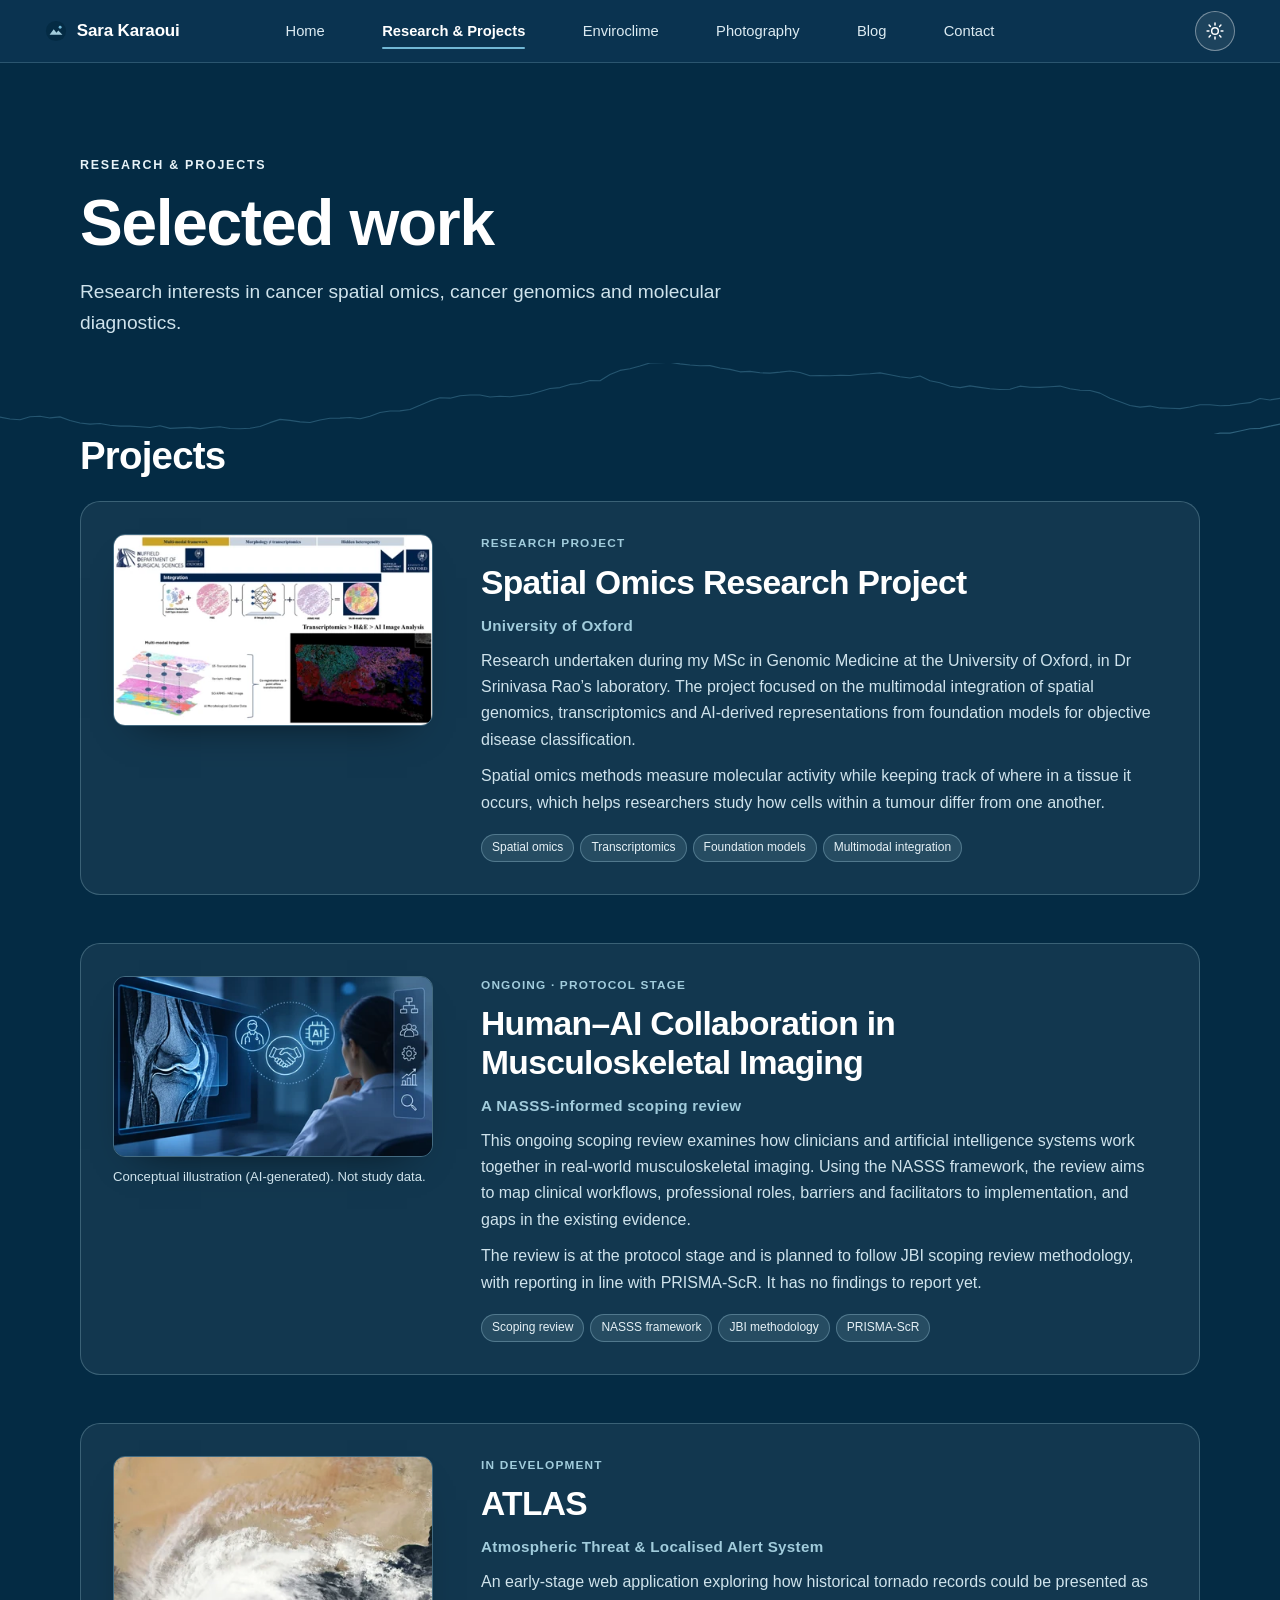
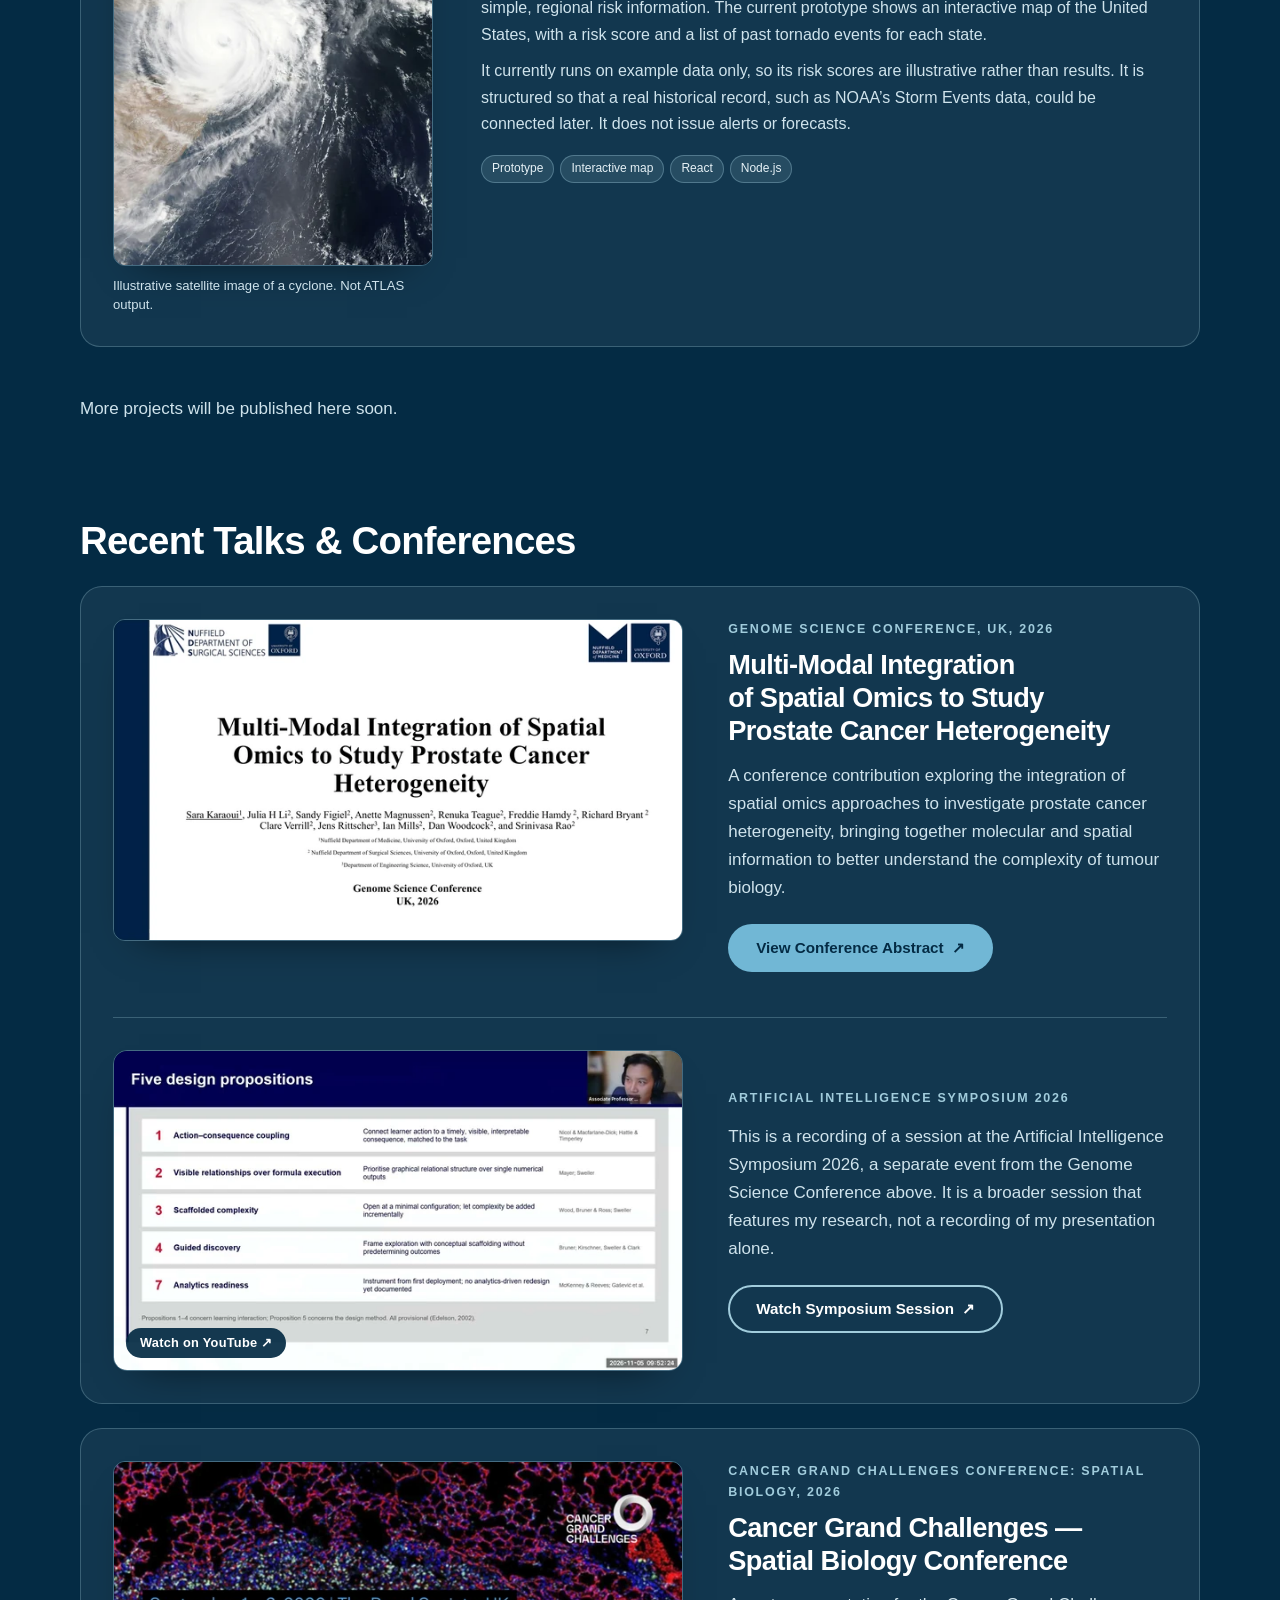
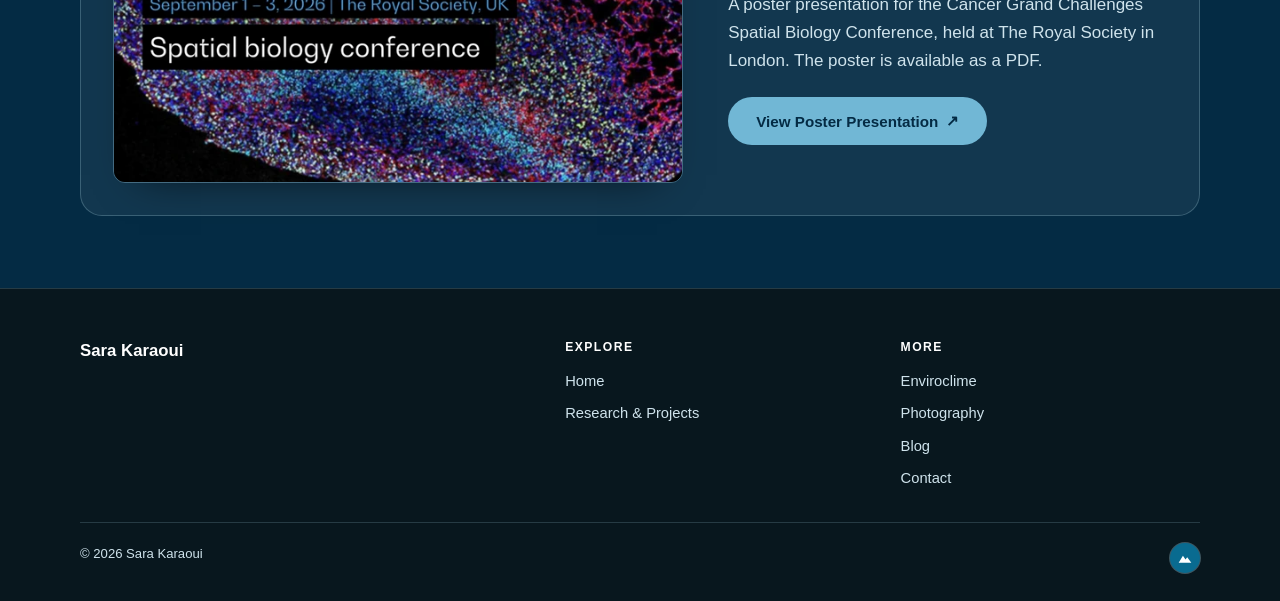
<file: research/index.html>
<!doctype html>
<html lang="en" data-theme="dark">
<head>
<meta charset="utf-8">
<script>(function(d){var t="dark";try{if(localStorage.getItem("portfolio-theme")==="light")t="light"}catch(e){}d.setAttribute("data-theme",t);d.classList.add("js")})(document.documentElement)</script>
<meta name="viewport" content="width=device-width, initial-scale=1, viewport-fit=cover">
<meta name="theme-color" content="#0A3350">
<meta name="author" content="Sara Karaoui">
<meta property="og:site_name" content="Sara Karaoui">
<meta name="twitter:card" content="summary_large_image">
<link rel="icon" href="/favicon.svg" type="image/svg+xml">
<title>Research & Projects | Sara Karaoui</title>
<meta name="description" content="Research and projects by Sara Karaoui, HCPC Registered Biomedical Scientist and cancer spatial omics researcher.">
<meta property="og:title" content="Research & Projects | Sara Karaoui">
<meta property="og:description" content="Research and projects by Sara Karaoui, HCPC Registered Biomedical Scientist and cancer spatial omics researcher.">
<meta property="og:type" content="website">
<link rel="canonical" href="https://sarak17.github.io/research/">
<meta property="og:url" content="https://sarak17.github.io/research/">
<meta property="og:image" content="https://sarak17.github.io/assets/social-card.png">
<meta property="og:image:width" content="1200">
<meta property="og:image:height" content="630">
<meta property="og:image:alt" content="Sara Karaoui, Cancer Spatial Omics Researcher and HCPC Registered Biomedical Scientist">
<meta name="twitter:image" content="https://sarak17.github.io/assets/social-card.png">
  <script type="module" crossorigin src="/static/modulepreload-polyfill-B5Qt9EMX.js"></script>
  <script type="module" crossorigin src="/static/main-DJ185XQ6.js"></script>
  <link rel="stylesheet" crossorigin href="/static/main-BT5gB2bF.css">
</head>
<body class="env" data-page="research">
<a class="skip" href="#main">Skip to content</a>
<header class="site-header">
<nav class="nav wrap" aria-label="Main">
<a class="brand" href="/" aria-label="Sara Karaoui, home"><svg width="22" height="22" viewBox="0 0 24 24" fill="none" aria-hidden="true"><circle cx="12" cy="12" r="11" fill="#042B44"/><path d="M5 16l4.5-6 3 4 2-2.5L19 16z" fill="#A1CCDC"/><circle cx="16.5" cy="8" r="1.6" fill="#71B7D5"/></svg><span data-brand>Sara Karaoui</span></a>
<button class="menu-btn" type="button" aria-expanded="false" aria-controls="nav-links" aria-label="Open menu"><svg width="18" height="12" viewBox="0 0 18 12" fill="none" stroke="currentColor" stroke-width="2" stroke-linecap="round"><path d="M1 1h16M1 11h16"/></svg></button>
<ul class="nav-links" id="nav-links"><li><a href="/">Home</a></li><li><a href="/research/" aria-current="page">Research &amp; Projects</a></li><li><a href="/enviroclime/">Enviroclime</a></li><li><a href="/photography/">Photography</a></li><li><a href="/blog/">Blog</a></li><li><a href="/contact/">Contact</a></li></ul>
<button class="theme-btn" type="button" aria-label="Switch to light theme" title="Switch to light theme"><svg class="i-sun" viewBox="0 0 24 24" aria-hidden="true" focusable="false"><circle cx="12" cy="12" r="4"/><path d="M12 2.5v2.2M12 19.3v2.2M4.9 4.9l1.6 1.6M17.5 17.5l1.6 1.6M2.5 12h2.2M19.3 12h2.2M4.9 19.1l1.6-1.6M17.5 6.5l1.6-1.6"/></svg><svg class="i-moon" viewBox="0 0 24 24" aria-hidden="true" focusable="false"><path d="M20.5 13.4A8.5 8.5 0 1 1 10.6 3.5a6.7 6.7 0 0 0 9.9 9.9z"/></svg></button>
</nav>
</header>
<main id="main">

<div class="wrap page-head" data-region="page-head">
<p class="eyebrow">Research &amp; Projects</p>
<h1>Selected work</h1>
<p class="lede">Research interests in cancer spatial omics, cancer genomics and molecular diagnostics.</p>
</div>
<div class="mtn-band" aria-hidden="true">
<svg class="line-mtn" viewBox="0 0 1600 220" preserveAspectRatio="xMidYMax slice" fill="none" stroke="#71B7D5" stroke-width="1.1" stroke-linejoin="round" stroke-linecap="round" aria-hidden="true" focusable="false"><polyline vector-effect="non-scaling-stroke" points="0.0,91.4 12.5,93.8 25.0,94.7 37.5,90.9 50.0,90.4 62.5,92.4 75.0,91.1 87.5,95.6 100.0,98.8 112.5,100.1 125.0,99.3 137.5,101.5 150.0,102.7 162.5,102.7 175.0,103.4 187.5,104.3 200.0,102.2 212.5,105.5 225.0,104.8 237.5,104.2 250.0,105.8 262.5,104.3 275.0,103.4 287.5,105.6 300.0,105.9 312.5,105.3 325.0,103.1 337.5,98.3 350.0,94.2 362.5,95.5 375.0,97.3 387.5,98.2 400.0,95.0 412.5,92.9 425.0,92.7 437.5,91.8 450.0,93.4 462.5,90.4 475.0,85.7 487.5,83.7 500.0,83.6 512.5,81.9 525.0,76.7 537.5,71.1 550.0,67.1 562.5,67.7 575.0,64.7 587.5,63.8 600.0,63.8 612.5,66.3 625.0,65.4 637.5,66.0 650.0,64.4 662.5,62.9 675.0,59.4 687.5,55.7 700.0,54.5 712.5,50.5 725.0,49.4 737.5,45.7 750.0,45.9 762.5,38.1 775.0,33.0 787.5,31.0 800.0,27.6 812.5,23.6 825.0,23.3 837.5,22.9 850.0,24.8 862.5,26.2 875.0,27.1 887.5,27.0 900.0,30.0 912.5,31.7 925.0,34.8 937.5,34.2 950.0,36.0 962.5,36.4 975.0,35.2 987.5,33.7 1000.0,35.6 1012.5,39.6 1025.0,39.3 1037.5,39.6 1050.0,39.1 1062.5,39.4 1075.0,37.9 1087.5,37.2 1100.0,36.1 1112.5,38.5 1125.0,41.0 1137.5,42.5 1150.0,39.9 1162.5,45.9 1175.0,48.4 1187.5,52.9 1200.0,54.5 1212.5,52.3 1225.0,54.2 1237.5,55.9 1250.0,56.8 1262.5,56.6 1275.0,52.7 1287.5,54.1 1300.0,54.2 1312.5,53.5 1325.0,52.6 1337.5,55.9 1350.0,57.8 1362.5,58.2 1375.0,61.4 1387.5,67.8 1400.0,72.2 1412.5,76.8 1425.0,78.9 1437.5,77.6 1450.0,79.9 1462.5,80.4 1475.0,80.8 1487.5,78.8 1500.0,75.9 1512.5,75.9 1525.0,77.2 1537.5,76.7 1550.0,74.6 1562.5,73.3 1575.0,68.2 1587.5,69.9 1600.0,68.0" opacity="0.3"/><polyline vector-effect="non-scaling-stroke" points="0.0,203.6 12.5,202.1 25.0,198.4 37.5,198.4 50.0,196.8 62.5,196.9 75.0,194.5 87.5,195.8 100.0,196.8 112.5,195.3 125.0,192.8 137.5,191.2 150.0,192.3 162.5,193.6 175.0,193.9 187.5,192.5 200.0,193.3 212.5,193.3 225.0,191.9 237.5,190.7 250.0,187.1 262.5,186.7 275.0,187.1 287.5,184.9 300.0,185.4 312.5,185.0 325.0,187.4 337.5,188.9 350.0,190.2 362.5,187.6 375.0,187.1 387.5,189.0 400.0,189.4 412.5,188.2 425.0,186.4 437.5,187.7 450.0,189.1 462.5,190.4 475.0,190.7 487.5,189.5 500.0,190.5 512.5,192.3 525.0,194.3 537.5,194.5 550.0,197.6 562.5,197.6 575.0,197.3 587.5,198.3 600.0,197.4 612.5,195.5 625.0,195.7 637.5,197.3 650.0,197.7 662.5,196.1 675.0,191.6 687.5,190.1 700.0,189.7 712.5,187.3 725.0,186.8 737.5,186.4 750.0,187.5 762.5,184.9 775.0,180.2 787.5,177.4 800.0,177.1 812.5,177.2 825.0,175.7 837.5,173.6 850.0,173.1 862.5,170.0 875.0,165.4 887.5,163.8 900.0,159.8 912.5,161.3 925.0,160.6 937.5,159.7 950.0,160.7 962.5,160.4 975.0,159.9 987.5,159.3 1000.0,159.9 1012.5,161.8 1025.0,161.3 1037.5,161.1 1050.0,162.1 1062.5,161.4 1075.0,162.8 1087.5,161.5 1100.0,160.8 1112.5,161.9 1125.0,165.6 1137.5,165.5 1150.0,167.2 1162.5,166.5 1175.0,164.5 1187.5,164.6 1200.0,165.8 1212.5,164.1 1225.0,164.3 1237.5,162.4 1250.0,157.7 1262.5,155.7 1275.0,155.2 1287.5,152.8 1300.0,148.7 1312.5,149.4 1325.0,148.9 1337.5,147.4 1350.0,145.5 1362.5,146.9 1375.0,147.4 1387.5,148.8 1400.0,149.7 1412.5,148.0 1425.0,144.2 1437.5,139.4 1450.0,133.5 1462.5,129.5 1475.0,127.0 1487.5,122.4 1500.0,116.9 1512.5,114.2 1525.0,111.4 1537.5,111.4 1550.0,108.8 1562.5,106.0 1575.0,105.5 1587.5,102.7 1600.0,100.1" opacity="0.38"/><polyline vector-effect="non-scaling-stroke" points="0.0,184.7 12.5,184.5 25.0,185.5 37.5,186.7 50.0,188.6 62.5,189.2 75.0,189.9 87.5,189.5 100.0,190.6 112.5,192.2 125.0,194.1 137.5,194.0 150.0,194.9 162.5,194.7 175.0,194.8 187.5,194.0 200.0,194.0 212.5,196.1 225.0,197.3 237.5,197.7 250.0,198.0 262.5,197.3 275.0,197.5 287.5,197.6 300.0,197.5 312.5,197.5 325.0,197.5 337.5,197.3 350.0,197.9 362.5,197.3 375.0,195.7 387.5,195.1 400.0,194.2 412.5,193.5 425.0,194.4 437.5,194.9 450.0,195.3 462.5,194.6 475.0,194.3 487.5,193.5 500.0,194.1 512.5,193.6 525.0,191.5 537.5,191.7 550.0,191.4 562.5,193.1 575.0,193.1 587.5,192.4 600.0,191.8 612.5,192.6 625.0,193.7 637.5,193.4 650.0,194.2 662.5,195.1 675.0,195.4 687.5,195.4 700.0,195.5 712.5,196.1 725.0,197.7 737.5,199.3 750.0,199.7 762.5,200.7 775.0,201.3 787.5,202.3 800.0,204.7 812.5,204.5 825.0,202.7 837.5,202.4 850.0,202.4 862.5,202.8 875.0,201.8 887.5,200.0 900.0,198.4 912.5,196.5 925.0,196.1 937.5,194.0 950.0,191.8 962.5,189.9 975.0,188.4 987.5,187.3 1000.0,185.3 1012.5,185.1 1025.0,185.0 1037.5,184.0 1050.0,183.3 1062.5,184.2 1075.0,185.4 1087.5,185.0 1100.0,184.6 1112.5,183.9 1125.0,182.3 1137.5,183.0 1150.0,182.8 1162.5,180.9 1175.0,179.3 1187.5,177.3 1200.0,176.6 1212.5,174.2 1225.0,173.5 1237.5,172.5 1250.0,171.1 1262.5,170.3 1275.0,170.5 1287.5,171.2 1300.0,170.8 1312.5,170.2 1325.0,169.8 1337.5,170.0 1350.0,168.7 1362.5,167.6 1375.0,167.9 1387.5,168.7 1400.0,168.4 1412.5,167.1 1425.0,167.1 1437.5,167.2 1450.0,168.1 1462.5,168.9 1475.0,170.1 1487.5,169.5 1500.0,169.8 1512.5,170.9 1525.0,172.3 1537.5,173.8 1550.0,175.3 1562.5,176.0 1575.0,176.4 1587.5,175.2 1600.0,175.6" opacity="0.48"/></svg>
</div>
<section class="section" aria-labelledby="projects-h"><div class="wrap">
<h2 id="projects-h">Projects</h2>
<article class="project" aria-labelledby="spatial-h">
<figure class="project-img">
<picture><source type="image/webp" srcset="/assets/projects/spatial-omics-slide-400.webp 400w, /assets/projects/spatial-omics-slide-600.webp 600w, /assets/projects/spatial-omics-slide-800.webp 800w, /assets/projects/spatial-omics-slide-1184.webp 1184w" sizes="(min-width: 821px) 320px, min(340px, calc(100vw - 64px))"><img src="/assets/projects/spatial-omics-slide-600.jpg" srcset="/assets/projects/spatial-omics-slide-400.jpg 400w, /assets/projects/spatial-omics-slide-600.jpg 600w, /assets/projects/spatial-omics-slide-800.jpg 800w, /assets/projects/spatial-omics-slide-1184.jpg 1184w" sizes="(min-width: 821px) 320px, min(340px, calc(100vw - 64px))" width="1184" height="705" alt="Slide on the multi-modal integration of spatial omics data. Three tabs along the top read Multi-modal framework, Morphology is not transcriptomics and Hidden heterogeneity, beneath the logos of the Nuffield Department of Surgical Sciences, the Nuffield Department of Medicine and the University of Oxford. An Integration diagram adds cell-type clustering, an H&amp;E-stained tissue image, AI image analysis and a second H&amp;E image to give a multi-modal integration image. Below are a layered diagram of four co-registered data layers and a spatial transcriptomics tissue image headed Transcriptomics &gt; H&amp;E &gt; AI Image Analysis." loading="lazy" decoding="async"></picture>
</figure>
<div class="project-body">
<span class="cat">Research Project</span>
<h3 id="spatial-h">Spatial Omics Research Project</h3>
<p class="project-sub">University of Oxford</p>
<p>Research undertaken during my MSc in Genomic Medicine at the University of Oxford, in Dr Srinivasa Rao&rsquo;s laboratory. The project focused on the multimodal integration of spatial genomics, transcriptomics and AI-derived representations from foundation models for objective disease classification.</p>
<p>Spatial omics methods measure molecular activity while keeping track of where in a tissue it occurs, which helps researchers study how cells within a tumour differ from one another.</p>
<div class="tags"><span class="tag">Spatial omics</span><span class="tag">Transcriptomics</span><span class="tag">Foundation models</span><span class="tag">Multimodal integration</span></div>
</div>
</article>
<article class="project" aria-labelledby="review-h">
<figure class="project-img">
<picture><source type="image/webp" srcset="/assets/projects/scoping-review-illustration-400.webp 400w, /assets/projects/scoping-review-illustration-600.webp 600w, /assets/projects/scoping-review-illustration-800.webp 800w, /assets/projects/scoping-review-illustration-1200.webp 1200w" sizes="(min-width: 821px) 320px, min(340px, calc(100vw - 64px))"><img src="/assets/projects/scoping-review-illustration-600.jpg" srcset="/assets/projects/scoping-review-illustration-400.jpg 400w, /assets/projects/scoping-review-illustration-600.jpg 600w, /assets/projects/scoping-review-illustration-800.jpg 800w, /assets/projects/scoping-review-illustration-1200.jpg 1200w" sizes="(min-width: 821px) 320px, min(340px, calc(100vw - 64px))" width="1672" height="941" alt="Conceptual illustration of a clinician examining knee MRI imaging with artificial intelligence and human–AI collaboration symbols." loading="lazy" decoding="async"></picture>
<figcaption>Conceptual illustration (AI-generated). Not study data.</figcaption>
</figure>
<div class="project-body">
<span class="cat">Ongoing &middot; Protocol Stage</span>
<h3 id="review-h">Human&ndash;AI Collaboration in Musculoskeletal Imaging</h3>
<p class="project-sub">A NASSS-informed scoping review</p>
<p>This ongoing scoping review examines how clinicians and artificial intelligence systems work together in real-world musculoskeletal imaging. Using the NASSS framework, the review aims to map clinical workflows, professional roles, barriers and facilitators to implementation, and gaps in the existing evidence.</p>
<p>The review is at the protocol stage and is planned to follow JBI scoping review methodology, with reporting in line with PRISMA-ScR. It has no findings to report yet.</p>
<div class="tags"><span class="tag">Scoping review</span><span class="tag">NASSS framework</span><span class="tag">JBI methodology</span><span class="tag">PRISMA-ScR</span></div>
</div>
</article>
<article class="project" aria-labelledby="atlas-h">
<figure class="project-img">
<picture><source type="image/webp" srcset="/assets/projects/atlas-satellite-400.webp 400w, /assets/projects/atlas-satellite-600.webp 600w, /assets/projects/atlas-satellite-800.webp 800w, /assets/projects/atlas-satellite-1000.webp 1000w" sizes="(min-width: 821px) 320px, min(340px, calc(100vw - 64px))"><img src="/assets/projects/atlas-satellite-600.jpg" srcset="/assets/projects/atlas-satellite-400.jpg 400w, /assets/projects/atlas-satellite-600.jpg 600w, /assets/projects/atlas-satellite-800.jpg 800w, /assets/projects/atlas-satellite-1000.jpg 1000w" sizes="(min-width: 821px) 320px, min(340px, calc(100vw - 64px))" width="1555" height="2000" alt="Illustrative satellite image of a large cyclone: a bright white spiral of cloud with a small clear eye and curving cloud bands, over dark blue ocean beside a tan desert coastline. This is an illustrative image, not output from ATLAS." loading="lazy" decoding="async"></picture>
<figcaption>Illustrative satellite image of a cyclone. Not ATLAS output.</figcaption>
</figure>
<div class="project-body">
<span class="cat">In Development</span>
<h3 id="atlas-h">ATLAS</h3>
<p class="project-sub">Atmospheric Threat &amp; Localised Alert System</p>
<p>An early-stage web application exploring how historical tornado records could be presented as simple, regional risk information. The current prototype shows an interactive map of the United States, with a risk score and a list of past tornado events for each state.</p>
<p>It currently runs on example data only, so its risk scores are illustrative rather than results. It is structured so that a real historical record, such as NOAA&rsquo;s Storm Events data, could be connected later. It does not issue alerts or forecasts.</p>
<div class="tags"><span class="tag">Prototype</span><span class="tag">Interactive map</span><span class="tag">React</span><span class="tag">Node.js</span></div>
</div>
</article>
<div class="filters" data-region="research.filters" data-filter-group="projects" role="group" aria-label="Filter projects by category" hidden></div>
<div class="cards" data-cms="research.projects" data-region="research.cards" hidden></div>
<p class="muted" data-region="research.empty">More projects will be published here soon.</p>
<p class="note" data-region="research.note" hidden></p>
</div></section>
<section class="section talks" aria-labelledby="talks-h"><div class="wrap">
<h2 id="talks-h">Recent Talks &amp; Conferences</h2>
<article class="talk">
<figure class="talk-slide">
<a class="slide-open" href="/assets/talks/genome-science-2026-slide.png" target="_blank" rel="noopener" aria-label="Enlarge the conference title slide (opens the full-size image)">
<picture><source type="image/webp" srcset="/assets/talks/genome-science-2026-640.webp 640w, /assets/talks/genome-science-2026-960.webp 960w, /assets/talks/genome-science-2026-1280.webp 1280w, /assets/talks/genome-science-2026-1600.webp 1600w" sizes="(min-width: 821px) 640px, calc(100vw - 64px)"><img src="/assets/talks/genome-science-2026-1280.jpg" srcset="/assets/talks/genome-science-2026-640.jpg 640w, /assets/talks/genome-science-2026-960.jpg 960w, /assets/talks/genome-science-2026-1280.jpg 1280w, /assets/talks/genome-science-2026-1600.jpg 1600w" sizes="(min-width: 821px) 640px, calc(100vw - 64px)" width="1600" height="900" alt="Title slide of the conference presentation “Multi-Modal Integration of Spatial Omics to Study Prostate Cancer Heterogeneity” by Sara Karaoui and colleagues, with the University of Oxford and Nuffield Department of Surgical Sciences and Nuffield Department of Medicine logos, listing the authors and their Oxford affiliations, for the Genome Science Conference, UK, 2026." loading="lazy" decoding="async"></picture>
<span class="slide-zoom" aria-hidden="true">Enlarge</span>
</a>
</figure>
<div class="talk-body">
<p class="talk-meta">Genome Science Conference, UK, 2026</p>
<h3>Multi-Modal Integration of Spatial Omics to Study Prostate Cancer Heterogeneity</h3>
<p>A conference contribution exploring the integration of spatial omics approaches to investigate prostate cancer heterogeneity, bringing together molecular and spatial information to better understand the complexity of tumour biology.</p>
<p class="talk-actions"><a class="btn btn-primary" href="https://virtual.oxfordabstracts.com/event/77205/submission/22" target="_blank" rel="noopener noreferrer">View Conference Abstract <span class="arrow" aria-hidden="true">&#8599;</span></a></p>
</div>
<div class="talk-session">
<a class="talk-thumb" href="https://www.youtube.com/watch?v=KXg8GPIRm7w&amp;list=PLEKvykvCzxQs&amp;index=21" target="_blank" rel="noopener noreferrer" tabindex="-1" aria-hidden="true">
<picture><source type="image/webp" srcset="/assets/talks/symposium-session-640.webp 640w, /assets/talks/symposium-session-960.webp 960w, /assets/talks/symposium-session-1280.webp 1280w" sizes="(min-width: 821px) 640px, calc(100vw - 64px)"><img src="/assets/talks/symposium-session-960.jpg" srcset="/assets/talks/symposium-session-640.jpg 640w, /assets/talks/symposium-session-960.jpg 960w, /assets/talks/symposium-session-1280.jpg 1280w" sizes="(min-width: 821px) 640px, calc(100vw - 64px)" width="1280" height="720" alt="" loading="lazy" decoding="async"></picture>
<span class="thumb-badge">Watch on YouTube <span class="arrow">&#8599;</span></span>
</a>
<div class="talk-session-text">
<p class="talk-meta">Artificial Intelligence Symposium 2026</p>
<p>This is a recording of a session at the Artificial Intelligence Symposium 2026, a separate event from the Genome Science Conference above. It is a broader session that features my research, not a recording of my presentation alone.</p>
<p class="talk-actions"><a class="btn btn-ghost" href="https://www.youtube.com/watch?v=KXg8GPIRm7w&amp;list=PLEKvykvCzxQs&amp;index=21" target="_blank" rel="noopener noreferrer">Watch Symposium Session <span class="arrow" aria-hidden="true">&#8599;</span></a></p>
</div>
</div>
</article>
<article class="talk talk--plain">
<figure class="talk-slide">
<span class="talk-img"><picture><source type="image/webp" srcset="/assets/talks/cgc-spatial-biology-2026-640.webp 640w, /assets/talks/cgc-spatial-biology-2026-960.webp 960w, /assets/talks/cgc-spatial-biology-2026-1280.webp 1280w, /assets/talks/cgc-spatial-biology-2026-1600.webp 1600w" sizes="(min-width: 821px) 640px, calc(100vw - 64px)"><img src="/assets/talks/cgc-spatial-biology-2026-960.jpg" srcset="/assets/talks/cgc-spatial-biology-2026-640.jpg 640w, /assets/talks/cgc-spatial-biology-2026-960.jpg 960w, /assets/talks/cgc-spatial-biology-2026-1280.jpg 1280w, /assets/talks/cgc-spatial-biology-2026-1600.jpg 1600w" sizes="(min-width: 821px) 640px, calc(100vw - 64px)" width="1600" height="900" alt="Conference graphic for the Cancer Grand Challenges Spatial biology conference: white text on black reads Spatial biology conference, and blue text on black reads September 1 to 3, 2026, The Royal Society, UK, over a dark microscope image of tissue stained in red, blue and cyan. The Cancer Grand Challenges logo is at the top right." loading="lazy" decoding="async"></picture></span>
</figure>
<div class="talk-body">
<p class="talk-meta">Cancer Grand Challenges Conference: Spatial Biology, 2026</p>
<h3>Cancer Grand Challenges &mdash; Spatial Biology Conference</h3>
<p>A poster presentation for the Cancer Grand Challenges Spatial Biology Conference, held at The Royal Society in London. The poster is available as a PDF.</p>
<p class="talk-actions"><a class="btn btn-primary" href="https://www.cancergrandchallenges.org/sites/default/files/2026-08/GS%200198%20Spatial%20biology%20conference%20Digital%20Abstract%20A4%20R1%20(1).pdf" target="_blank" rel="noopener noreferrer">View Poster Presentation <span class="arrow" aria-hidden="true">&#8599;</span><span class="sr-only"> (opens the poster PDF in a new tab)</span></a></p>
</div>
</article>
</div></section>
</main>
<footer class="site-footer">
<div class="wrap">
<div class="foot">
<div><strong data-foot-name style="color:var(--navy);font-size:1.05rem">Sara Karaoui</strong>
<ul class="social" aria-label="Social links" hidden></ul></div>
<div><p class="fh">Explore</p><ul class="fl"><li><a href="/">Home</a></li><li><a href="/research/">Research &amp; Projects</a></li></ul></div>
<div><p class="fh">More</p><ul class="fl"><li><a href="/enviroclime/">Enviroclime</a></li><li><a href="/photography/">Photography</a></li><li><a href="/blog/">Blog</a></li><li><a href="/contact/">Contact</a></li></ul></div>
</div>
<div class="legal"><span>&copy; 2026 Sara Karaoui</span>
<a class="admin-mark" href="/admin/" aria-label="Administrator login" title="Administrator login"><svg viewBox="0 0 24 24" width="16" height="16" aria-hidden="true" focusable="false"><path d="M2.5 19l6.4-10.2 3.9 5.6 2.5-3.5L21.5 19z" fill="currentColor"/></svg></a></div>
</div>
<div class="toast" id="toast" role="status" aria-live="polite"></div>
</footer>
</body>
</html>
</file>
<file: static/main-BT5gB2bF.css>
:root{--navy:#042B44;--ocean:#096B90;--powder:#A1CCDC;--ink:#08171E;--sky:#71B7D5;--white:#FFFFFF;--bar:#0A3350;--mist:#F3F8FB;--line:#D5E6EE;--muted:#44606F;--font:Arial,Helvetica,sans-serif;--wrap:1120px;--gutter-l:max(16px,env(safe-area-inset-left,0px));--gutter-r:max(16px,env(safe-area-inset-right,0px));color-scheme:light}*{box-sizing:border-box}html{scroll-behavior:smooth;scroll-padding-top:84px}body{margin:0;background:var(--white);color:var(--ink);font-family:var(--font);font-size:17px;line-height:1.65;-webkit-font-smoothing:antialiased}body:before{content:"";position:fixed;inset:0 0 auto;height:env(safe-area-inset-top,0px);z-index:60;background:var(--bar)}body{display:flex;flex-direction:column;min-height:100vh;min-height:100dvh}body>main{flex:1 0 auto}body>.site-footer{flex-shrink:0}h1,h2,h3,h4,p,ul,figure,blockquote{margin:0}h1,h2,h3{color:var(--navy);text-wrap:balance;line-height:1.12;letter-spacing:-.02em}a{color:var(--ocean)}a:hover{color:var(--navy)}img{max-width:100%}:focus-visible{outline:3px solid var(--ocean);outline-offset:3px;border-radius:6px}.wrap{max-width:calc(var(--wrap) + var(--gutter-l) + var(--gutter-r));margin:0 auto;padding-left:var(--gutter-l);padding-right:var(--gutter-r)}.eyebrow{font-size:.78rem;font-weight:700;letter-spacing:.14em;text-transform:uppercase;color:var(--ocean)}.muted{color:var(--muted)}.lede{font-size:1.2rem;line-height:1.6;color:var(--muted);max-width:38em}.skip{position:absolute;left:-999px;top:8px;background:var(--navy);color:#fff;padding:10px 16px;border-radius:8px;z-index:100}.skip:focus{left:16px}.proto{background:var(--navy);color:#fff;font-size:.78rem;text-align:center;padding:7px var(--gutter-r) 7px var(--gutter-l)}.proto b{color:var(--powder)}.site-header{position:sticky;top:env(safe-area-inset-top,0px);z-index:50;background:var(--bar);border-bottom:1px solid rgba(161,204,220,.22)}.nav{display:flex;align-items:center;justify-content:flex-start;gap:8px;height:62px}.nav-links{margin-left:auto}.brand{display:flex;align-items:center;gap:10px;font-weight:700;color:#fff;text-decoration:none;letter-spacing:-.01em;white-space:nowrap}.brand svg{flex:none}.nav-links{display:flex;gap:2px;list-style:none;margin:0;padding:0}.nav-links a{display:block;position:relative;padding:8px 13px;border-radius:999px;font-size:.92rem;color:#dcebf2;text-decoration:none;transition:color .2s,background .2s}.nav-links a:hover{color:#fff;background:#ffffff1f}.nav-links a[aria-current=page]{color:#fff;font-weight:700}.nav-links a[aria-current=page]:after{content:"";position:absolute;left:13px;right:13px;bottom:2px;height:2px;border-radius:2px;background:var(--sky)}.menu-btn{display:none;width:44px;height:40px;border:1px solid rgba(255,255,255,.4);background:#ffffff14;border-radius:10px;color:#fff;cursor:pointer;padding:0;transition:background .2s,border-color .2s}.menu-btn:hover{background:#ffffff29;border-color:#ffffffb3}.menu-btn svg{display:block;margin:auto}@media(max-width:900px){.menu-btn{display:block;margin-left:auto}.nav-links{display:none;position:absolute;left:0;right:0;top:100%;flex-direction:column;gap:0;background:var(--bar);border-bottom:1px solid rgba(161,204,220,.22);padding:8px var(--gutter-r) 14px var(--gutter-l);max-height:calc(100vh - 64px);max-height:calc(100dvh - 64px);overflow-y:auto;overscroll-behavior:contain}.nav-links.open{display:flex}.nav-links a{padding:13px 12px;font-size:1.05rem;border-radius:10px}.nav-links a[aria-current=page]{background:#ffffff1f}.nav-links a[aria-current=page]:after{left:12px;right:auto;width:28px;bottom:6px}}@media(min-width:901px){.site-header .nav{display:grid;grid-template-columns:1fr auto 1fr;gap:16px;max-width:none;padding-left:max(var(--gutter-l),clamp(24px,3.5vw,64px));padding-right:max(var(--gutter-r),clamp(24px,3.5vw,64px))}.site-header .brand{grid-column:1;justify-self:start}.site-header .nav-links{grid-column:2;width:clamp(580px,62vw,880px);justify-content:space-evenly;margin:0}@media(max-width:1180px){.site-header .nav-links a{padding:8px 9px;font-size:.88rem}.site-header .nav-links a[aria-current=page]:after{left:9px;right:9px}}.site-header .nav-links a{white-space:nowrap}.site-header .theme-btn{grid-column:3;justify-self:end;margin-left:0}}.btn{display:inline-flex;align-items:center;justify-content:center;gap:8px;min-height:48px;padding:12px 26px;border-radius:999px;font:700 .95rem var(--font);text-decoration:none;border:2px solid transparent;cursor:pointer;transition:background .2s,color .2s,border-color .2s,transform .2s}.btn-primary{background:var(--ocean);color:#fff}.btn-primary:hover{background:var(--navy);color:#fff;transform:translateY(-1px)}.btn-ghost{background:var(--white);color:var(--ocean);border-color:var(--ocean)}.btn-ghost:hover{background:#71b7d533;border-color:var(--navy);color:var(--navy)}.arrow{transition:transform .2s}.btn:hover .arrow,.textlink:hover .arrow{transform:translate(3px)}.textlink{font-weight:700;text-decoration:none;display:inline-flex;gap:6px;align-items:center}.textlink:hover{text-decoration:underline;text-underline-offset:4px}.social{display:flex;justify-content:center;gap:14px;list-style:none;margin:0;padding:0}.social a{width:48px;height:48px;border-radius:50%;display:grid;place-items:center;color:var(--ocean);border:1.5px solid var(--powder);background:var(--white);transition:background .2s,color .2s,border-color .2s,transform .2s}.social a:hover{background:var(--ocean);border-color:var(--ocean);color:#fff;transform:translateY(-2px)}.social svg{width:21px;height:21px;fill:none;stroke:currentColor;stroke-width:1.9;stroke-linecap:round;stroke-linejoin:round}.cover{height:clamp(220px,24vw,360px);position:relative;overflow:hidden;background:var(--powder)}.cover img{display:block;width:100%;height:100%;max-width:none;object-fit:cover;object-position:var(--focal,50% 68%)}@media(max-width:600px){.cover{--focal:42% 68%}}.profile{position:relative;z-index:2;text-align:center;padding-top:clamp(32px,4.5vw,60px);padding-bottom:clamp(40px,6vw,64px)}.profile h1{font-size:clamp(3rem,10vw,5.6rem);letter-spacing:-.03em;margin:0;line-height:1}.profile .tagline{margin-top:18px;font-size:clamp(1.05rem,2.4vw,1.3rem);color:var(--muted)}html[data-theme=dark] .profile .tagline{color:#cfe3ec}.profile .social{margin-top:26px}.profile .cta{display:flex;flex-wrap:wrap;justify-content:center;gap:12px;margin-top:30px}@media(max-width:480px){.profile .cta .btn{width:100%}}.quick{background:var(--mist);padding-block:clamp(40px,6vw,72px)}.quick-grid{display:grid;grid-template-columns:repeat(3,1fr);gap:20px}.quick a{display:flex;flex-direction:column;gap:6px;background:var(--white);border:1px solid var(--line);border-radius:18px;padding:24px;text-decoration:none;color:var(--ink);transition:border-color .2s,transform .2s,box-shadow .2s}.quick a:hover{border-color:var(--sky);transform:translateY(-3px);box-shadow:0 16px 32px -22px #042b4466}.quick strong{color:var(--navy);font-size:1.15rem}.quick span{color:var(--muted);font-size:.95rem}.quick em{font-style:normal;color:var(--ocean);font-weight:700;font-size:.9rem;margin-top:6px}@media(max-width:760px){.quick-grid{grid-template-columns:1fr}}.page-head{padding-block:clamp(48px,8vw,92px) clamp(8px,2vw,24px)}.page-head h1{font-size:clamp(2.3rem,6vw,4rem);margin-top:12px}.page-head .lede{margin-top:18px}.section{padding-block:clamp(36px,6vw,72px)}.band{background:var(--mist)}.section h2{font-size:clamp(1.6rem,3.6vw,2.4rem)}.section h3{font-size:1.2rem}.prose{max-width:42em}.prose p+p{margin-top:16px}.prose h2{margin-top:40px;margin-bottom:12px;font-size:1.6rem}.prose h3{margin-top:28px;margin-bottom:8px}.prose ul{padding-left:1.2em;margin-top:12px}.prose li+li{margin-top:6px}.ph{background:#e9f3f8;border:1px dashed var(--sky);color:var(--navy);border-radius:6px;padding:1px 8px;font-size:.88em}.ph-box{border:1.5px dashed var(--sky);background:var(--mist);border-radius:16px;padding:22px;color:var(--muted);font-size:.95rem}.ph-box strong{color:var(--navy);display:block;margin-bottom:4px}.split{display:grid;grid-template-columns:300px 1fr;gap:56px;align-items:start}@media(max-width:820px){.split{grid-template-columns:1fr;gap:32px}}.portrait{aspect-ratio:4/5;border-radius:22px;border:1.5px dashed var(--sky);background:var(--mist);display:grid;place-items:center;text-align:center;padding:20px;color:var(--muted);font-size:.9rem}@media(max-width:820px){.portrait{max-width:300px}}.two{display:grid;grid-template-columns:1fr 1fr;gap:24px}@media(max-width:760px){.two{grid-template-columns:1fr}}.panel{border:1px solid var(--line);border-radius:18px;padding:26px;background:var(--white);min-width:0}.panel h3{margin-bottom:8px}.timeline{list-style:none;margin:0;padding:0 0 0 26px;border-left:2px solid var(--powder);display:grid;gap:26px}.timeline li{position:relative}.timeline li:before{content:"";position:absolute;left:-34px;top:6px;width:14px;height:14px;border-radius:50%;background:var(--white);border:3px solid var(--ocean)}.timeline time{font-size:.8rem;font-weight:700;letter-spacing:.08em;text-transform:uppercase;color:var(--ocean)}.timeline h3{margin-top:2px}.filters{display:flex;flex-wrap:wrap;gap:8px;margin-bottom:28px}.chip{border:1px solid var(--line);background:var(--white);color:var(--muted);padding:9px 18px;border-radius:999px;font:700 .85rem var(--font);cursor:pointer;transition:all .2s;min-height:40px}.chip:hover{border-color:var(--sky);color:var(--navy)}.chip[aria-pressed=true]{background:var(--navy);border-color:var(--navy);color:#fff}.cards{display:grid;grid-template-columns:repeat(3,1fr);gap:24px}@media(max-width:980px){.cards{grid-template-columns:1fr 1fr}}@media(max-width:640px){.cards{grid-template-columns:1fr}}.card{background:var(--white);border:1px solid var(--line);border-radius:20px;overflow:hidden;display:flex;flex-direction:column;min-width:0;text-decoration:none;color:var(--ink);transition:transform .25s,box-shadow .25s,border-color .25s}.card:hover{transform:translateY(-4px);border-color:var(--sky);box-shadow:0 18px 40px -24px #042b4473;color:var(--ink)}.card[hidden]{display:none}.thumb{height:168px;border-bottom:1px solid var(--line);position:relative;background-color:var(--mist);overflow:hidden}.t-reads{background-image:repeating-linear-gradient(0deg,transparent 0 13px,rgba(161,204,220,.75) 13px 21px)}.t-reads:after{content:"";position:absolute;top:0;bottom:0;left:56%;width:22px;background:var(--ocean)}.t-plate{background-image:radial-gradient(circle,rgba(161,204,220,.8) 0 9px,transparent 10px);background-size:34px 34px;background-position:12px 12px}.t-plate:after{content:"";position:absolute;width:20px;height:20px;border-radius:50%;background:var(--ocean);left:147px;top:79px}.t-code{display:grid;place-items:center;color:var(--muted);font:700 .85rem Courier New,monospace;border-bottom:1.5px dashed var(--sky)}.card-body{padding:22px 22px 26px;display:flex;flex-direction:column;gap:10px;flex:1}.cat{font-size:.74rem;font-weight:700;letter-spacing:.1em;text-transform:uppercase;color:var(--ocean)}.card h3{font-size:1.2rem;line-height:1.25}.card p{font-size:.95rem;color:var(--muted)}.tags{display:flex;flex-wrap:wrap;gap:6px;margin-top:auto;padding-top:8px}.tag{font-size:.75rem;padding:3px 10px;border-radius:999px;background:var(--mist);color:var(--navy);border:1px solid var(--line)}.note{margin-top:20px;font-size:.88rem;color:var(--muted)}.crumb{font-size:.9rem;margin-bottom:22px}.crumb a{text-decoration:none;font-weight:700}.facts{display:grid;grid-template-columns:repeat(auto-fit,minmax(180px,1fr));gap:1px;background:var(--line);border:1px solid var(--line);border-radius:16px;overflow:hidden;margin-top:36px}.facts div{background:var(--white);padding:16px 20px;min-width:0}.facts dt{font-size:.72rem;font-weight:700;letter-spacing:.1em;text-transform:uppercase;color:var(--ocean)}.facts dd{margin:4px 0 0;color:var(--navy);overflow-wrap:anywhere}.figures{display:grid;grid-template-columns:1fr 1fr;gap:20px;margin-top:20px}@media(max-width:700px){.figures{grid-template-columns:1fr}}.figure-ph{aspect-ratio:4/3;border:1.5px dashed var(--sky);border-radius:16px;background:var(--mist);display:grid;place-items:center;text-align:center;padding:16px;color:var(--muted);font-size:.9rem}.pager{display:flex;justify-content:space-between;gap:16px;flex-wrap:wrap;margin-top:56px;padding-top:24px;border-top:1px solid var(--line)}.env-hero{background:var(--navy);color:#fff;position:relative;overflow:hidden;padding-block:clamp(36px,5vw,64px)}.env-hero .wrap{position:relative;z-index:1}.env-hero .eyebrow{color:var(--powder)}.env-hero h1{color:#fff;font-size:clamp(2.8rem,8vw,5.6rem);letter-spacing:-.035em;margin-top:10px;line-height:1}.env-hero .lede{color:#cfe3ec;margin-top:16px}.env-hero .ph{background:#a1ccdc29;border-color:var(--sky);color:#fff}.contours{position:absolute;right:-6%;top:50%;transform:translateY(-50%);width:72%;max-width:640px;opacity:.55;pointer-events:none;-webkit-mask-image:linear-gradient(to bottom,#000 60%,transparent 100%);mask-image:linear-gradient(to bottom,#000 60%,transparent 100%)}@media(max-width:600px){.contours{width:110%;max-width:380px;right:-24%;opacity:.28}}.env-hero .btn-light{background:var(--powder);color:var(--navy);margin-top:30px}.env-hero .btn-light:hover{background:var(--sky);color:var(--navy)}.focus-grid{display:grid;grid-template-columns:repeat(3,1fr);gap:20px}@media(max-width:820px){.focus-grid{grid-template-columns:1fr}}.focus-grid .panel{border-top:4px solid var(--sky)}.news{list-style:none;padding:0;margin:0;display:grid;gap:14px}.news li{display:grid;grid-template-columns:120px 1fr;gap:16px;padding:18px 0;border-top:1px solid var(--line)}.news time{font-size:.8rem;font-weight:700;letter-spacing:.08em;text-transform:uppercase;color:var(--ocean)}@media(max-width:560px){.news li{grid-template-columns:1fr;gap:4px}}.media-grid{display:grid;grid-template-columns:repeat(3,1fr);gap:16px}@media(max-width:700px){.media-grid{grid-template-columns:1fr 1fr}}.posts{display:grid;grid-template-columns:repeat(3,1fr);gap:28px 24px}@media(max-width:980px){.posts{grid-template-columns:1fr 1fr}}@media(max-width:640px){.posts{grid-template-columns:1fr}}.post{display:flex;flex-direction:column;gap:10px;text-decoration:none;color:var(--ink);min-width:0}.post[hidden]{display:none}.cover-ph{aspect-ratio:16/10;border-radius:16px;border:1px solid var(--line);background:var(--mist);display:grid;place-items:center;color:var(--muted);font-size:.8rem;transition:border-color .2s}.post:hover .cover-ph{border-color:var(--sky)}.post h3{font-size:1.2rem;line-height:1.3;transition:color .2s}.post:hover h3{color:var(--ocean)}.post p{color:var(--muted);font-size:.95rem}.meta{font-size:.82rem;color:var(--muted)}.feature{display:grid;grid-template-columns:1.15fr 1fr;gap:36px;align-items:center;margin-bottom:56px}.feature .cover-ph{aspect-ratio:16/10}.feature h3{font-size:clamp(1.6rem,3.4vw,2.3rem)}@media(max-width:800px){.feature{grid-template-columns:1fr;gap:18px}}.article{max-width:700px;margin:0 auto}.article h1{font-size:clamp(2.2rem,5.5vw,3.4rem);margin-top:14px}.article .sub{font-size:1.25rem;color:var(--muted);margin-top:16px;line-height:1.5}.byline{display:flex;flex-wrap:wrap;gap:6px 18px;margin-top:22px;font-size:.9rem;color:var(--muted)}.article .cover-ph{margin-top:32px;aspect-ratio:16/9;max-width:none}.article-body{font-size:1.12rem;line-height:1.8;margin-top:36px}.article-body p+p{margin-top:22px}.article-body h2{font-size:1.6rem;margin:44px 0 14px}.article-body blockquote{border-left:4px solid var(--sky);padding:4px 0 4px 22px;margin:32px 0;font-size:1.3rem;line-height:1.5;color:var(--navy)}.article-body figure{margin:32px 0}.article-body figcaption{font-size:.85rem;color:var(--muted);margin-top:8px}.contact-card{border:1px solid var(--line);border-radius:22px;padding:clamp(24px,4vw,40px);background:var(--white);max-width:640px}.email-box{display:block;border:1px solid var(--line);border-radius:14px;padding:14px 18px;background:var(--mist);font-weight:700;color:var(--navy);-webkit-user-select:all;user-select:all;overflow-wrap:anywhere;margin-top:14px}.row{display:flex;flex-wrap:wrap;gap:12px;margin-top:20px}.links-list{list-style:none;margin:0;padding:0;display:grid;gap:0}.links-list li{display:flex;justify-content:space-between;gap:12px;flex-wrap:wrap;padding:16px 0;border-top:1px solid var(--line)}.links-list li:last-child{border-bottom:1px solid var(--line)}.toast{position:fixed;left:50%;bottom:calc(24px + env(safe-area-inset-bottom,0px));transform:translate(-50%,20px);background:var(--navy);color:#fff;padding:11px 22px;border-radius:999px;font-size:.9rem;opacity:0;pointer-events:none;transition:all .3s;z-index:90}.toast.show{opacity:1;transform:translate(-50%)}.site-footer{background:var(--mist);border-top:1px solid var(--line);padding-block:48px 28px;margin-top:0}.foot{display:grid;grid-template-columns:1.5fr 1fr 1fr;gap:36px;font-size:.92rem;color:var(--muted)}.foot .fh{margin:0 0 12px;font-weight:700;font-size:.76rem;letter-spacing:.12em;text-transform:uppercase;color:var(--navy)}.foot ul.fl{list-style:none;margin:0;padding:0;display:grid;gap:8px}.foot a{text-decoration:none;color:var(--muted)}.foot a:hover{color:var(--ocean)}.foot .social{justify-content:flex-start;margin-top:18px}.foot .social a{width:42px;height:42px}.foot .social svg{width:18px;height:18px}.foot .social a:hover{color:#fff}@media(max-width:700px){.foot{grid-template-columns:1fr 1fr}.foot>div:first-child{grid-column:1/-1}}.legal{margin-top:32px;padding-top:20px;border-top:1px solid var(--line);display:flex;justify-content:space-between;gap:12px;flex-wrap:wrap;font-size:.82rem;color:var(--muted)}.admin-link{background:none;border:0;font:inherit;color:var(--muted);cursor:pointer;padding:6px 0;text-decoration:underline;text-underline-offset:3px;opacity:.75}.admin-link:hover{color:var(--ocean);opacity:1}dialog{border:0;border-radius:22px;padding:0;max-width:min(420px,calc(100vw - 32px));width:100%;box-shadow:0 30px 80px -20px #042b448c;color:var(--ink);background:var(--white);font-family:var(--font)}dialog::backdrop{background:#08171e8c}.dlg{padding:30px;display:grid;gap:16px}.dlg h2{font-size:1.5rem}.banner{background:#e9f3f8;border:1px dashed var(--sky);color:var(--navy);border-radius:12px;padding:12px 14px;font-size:.85rem}.field{display:grid;gap:6px;font-size:.88rem;font-weight:700;color:var(--navy)}.field input{font:400 1rem var(--font);padding:12px 14px;border:1px solid var(--line);border-radius:12px;background:var(--mist);color:var(--ink)}.dlg-actions{display:flex;gap:10px;justify-content:flex-end;flex-wrap:wrap}@media(prefers-reduced-motion:reduce){html{scroll-behavior:auto}*,*:before,*:after{animation:none!important;transition:none!important}}.mini-timeline{list-style:none;margin:14px 0 0;padding:0;display:grid;gap:0}.mini-timeline li{display:grid;gap:4px;padding:14px 0;border-top:1px solid var(--line)}.mini-timeline strong{font-size:.76rem;letter-spacing:.1em;text-transform:uppercase;color:var(--ocean)}html[data-theme=dark] body{background:var(--navy);color:#dcebf2}html[data-theme=dark] h1,html[data-theme=dark] h2,html[data-theme=dark] h3{color:#fff}html[data-theme=dark] main a{color:var(--powder)}html[data-theme=dark] main a:hover{color:#fff}html[data-theme=dark] .eyebrow{color:#e8f3f8}html[data-theme=dark] .muted,html[data-theme=dark] .lede{color:#cfe3ec}html[data-theme=dark] main :focus-visible,html[data-theme=dark] .site-footer :focus-visible{outline-color:var(--powder)}.env-hero{background:var(--navy);border-bottom:0}html[data-theme=dark] .section{background:var(--navy)}html[data-theme=dark] .env-ocean{background:var(--ocean)}html[data-theme=dark] .env-ink{background:var(--ink)}html[data-theme=dark] .env-ocean .eyebrow,html[data-theme=dark] .env-ink .eyebrow,html[data-theme=dark] .env-hero .eyebrow{color:#e8f3f8}html[data-theme=dark] .env-ocean .muted,html[data-theme=dark] .env-ocean .lede{color:#e6f1f6}html[data-theme=dark] .panel{background:#ffffff0f;border-color:#a1ccdc47}html[data-theme=dark] .env-ocean .panel{background:#042b444d;border-color:#ffffff38}html[data-theme=dark] .focus-grid .panel{border-top:4px solid var(--sky)}html[data-theme=dark] .ph{background:#a1ccdc29;border:1px dashed var(--sky);color:#fff}html[data-theme=dark] .ph-box,html[data-theme=dark] .figure-ph{background:#ffffff0f;border-color:var(--sky);color:#cfe3ec}html[data-theme=dark] .ph-box strong{color:#fff}html[data-theme=dark] .env-ocean .ph-box,html[data-theme=dark] .env-ocean .figure-ph{background:#042b4447;border-color:var(--powder);color:#e6f1f6}html[data-theme=dark] .news li{border-top-color:#a1ccdc47}html[data-theme=dark] .news time{color:var(--sky)}html[data-theme=dark] main .btn-primary{background:var(--sky);color:var(--navy)}html[data-theme=dark] main .btn-primary:hover{background:var(--powder);color:var(--navy)}html[data-theme=dark] main .btn-ghost{background:transparent;color:#fff;border-color:var(--powder)}html[data-theme=dark] main .btn-ghost:hover{background:#ffffff1f;color:#fff;border-color:#fff}html[data-theme=dark] .site-footer{background:var(--ink);border-top-color:#a1ccdc33;color:#cfe3ec}html[data-theme=dark] .foot,html[data-theme=dark] .foot a,html[data-theme=dark] .legal,html[data-theme=dark] .admin-link{color:#cfe3ec}html[data-theme=dark] .foot .fh{color:#fff}html[data-theme=dark] .foot strong{color:#fff!important}html[data-theme=dark] .foot a:hover,html[data-theme=dark] .admin-link:hover{color:#fff}html[data-theme=dark] .legal{border-top-color:#a1ccdc33}html[data-theme=dark] .social a{background:transparent;color:var(--powder);border-color:#a1ccdc80}html[data-theme=dark] .social a:hover,html[data-theme=dark] .foot .social a:hover{background:var(--sky);border-color:var(--sky);color:var(--navy)}.quick{background:var(--white)}main{overflow-x:clip}.profile{padding-bottom:clamp(130px,17vw,210px)}.line-mtn{position:absolute;left:50%;bottom:0;width:100vw;height:clamp(120px,15vw,200px);transform:translate(-50%);z-index:-1;pointer-events:none}.edu{display:flex;align-items:center;gap:18px;flex-wrap:wrap}.edu-logo{display:block;height:43px;width:auto;max-width:132px}.edu b{display:block;color:var(--navy);font-size:1.3rem;line-height:1.25}.edu span{display:block;color:var(--muted);font-size:1.08rem}.edu .edu-grade{font-weight:600;margin-top:1px}.mini-timeline li>.edu{margin-top:2px}.edu .uni-logo{flex:none;box-sizing:content-box;width:264px;max-width:calc(100% - 24px);height:auto;padding:12px;background:#fff;border-radius:8px;box-shadow:0 0 0 1px #042b441f}.edu .uni-logo--bare{width:288px;max-width:100%;padding:0;background:none;border-radius:0;box-shadow:none}.edu:has(.uni-logo){flex-direction:column;align-items:flex-start;gap:14px}.about-edu{align-items:start}.about-edu>.panel{display:flex;flex-direction:column;padding:clamp(22px,3vw,34px)}.about-edu>.panel h3{font-size:1.6rem;margin-bottom:6px}.about-edu>.panel .mini-timeline{margin-top:18px}.edu-reg{display:flex;flex-direction:column;align-items:flex-start;gap:12px;margin-top:4px;padding-top:22px;border-top:1px solid var(--line)}.edu-reg b{display:block;color:var(--navy);font-size:1.3rem;line-height:1.25}html[data-theme=dark] .edu-reg{border-top-color:#a1ccdc47}html[data-theme=dark] .edu-reg b{color:#fff}@media(max-width:480px){.edu-reg .btn{width:100%;justify-content:center}}@media(min-width:1000px){.about-edu{align-items:stretch}.about-edu>.panel .mini-timeline{flex:1;display:flex;flex-direction:column;justify-content:space-around}}html[data-theme=dark] .page-head .lede{color:#cfe3ec}html[data-theme=dark] .chip{background:transparent;border-color:#a1ccdc73;color:var(--powder)}html[data-theme=dark] .chip:hover{border-color:var(--sky);color:#fff}html[data-theme=dark] .chip[aria-pressed=true]{background:var(--sky);border-color:var(--sky);color:var(--navy)}html[data-theme=dark] .card{background:#ffffff0f;border-color:#a1ccdc47;color:#dcebf2}html[data-theme=dark] .card:hover{background:#ffffff1a;border-color:var(--sky);box-shadow:0 18px 40px -24px #0009;color:#dcebf2}html[data-theme=dark] .card p{color:#cfe3ec}html[data-theme=dark] .card .cat{color:var(--sky)}html[data-theme=dark] .tag{background:#a1ccdc24;border-color:#a1ccdc59;color:#e6f1f6}html[data-theme=dark] .thumb{background-color:var(--ink);border-bottom-color:#a1ccdc47}html[data-theme=dark] .t-reads:after{background:var(--sky)}html[data-theme=dark] .t-plate:after{background:var(--sky)}html[data-theme=dark] .t-code{color:var(--powder);border-bottom-color:var(--sky)}html[data-theme=dark] .note{color:#cfe3ec}html[data-theme=dark] .facts{background:#a1ccdc4d;border-color:#a1ccdc4d}html[data-theme=dark] .facts div{background:var(--navy)}html[data-theme=dark] .facts dt{color:var(--sky)}html[data-theme=dark] .facts dd{color:#fff}html[data-theme=dark] .pager{border-top-color:#a1ccdc47}html[data-theme=dark] .crumb a{color:var(--powder)}html[data-theme=dark] .prose strong{color:#fff}html[data-theme=light] body.pale{background:var(--powder);color:var(--ink)}html[data-theme=light] .pale .eyebrow,html[data-theme=light] .pale .muted,html[data-theme=light] .pale .lede,html[data-theme=light] .pale .meta{color:var(--navy)}html[data-theme=light] .pale .band{background:transparent}html[data-theme=light] .pale .chip{background:var(--white);border-color:#042b441f;color:var(--navy)}html[data-theme=light] .pale .chip:hover{border-color:var(--ocean);color:var(--ocean)}html[data-theme=light] .pale .chip[aria-pressed=true]{background:var(--navy);border-color:var(--navy);color:#fff}html[data-theme=light] .pale .post{background:var(--white);border:1px solid rgba(4,43,68,.1);border-radius:20px;overflow:hidden;box-shadow:0 14px 30px -24px #042b4480;transition:transform .25s,box-shadow .25s}html[data-theme=light] .pale .post:hover{transform:translateY(-3px);box-shadow:0 22px 40px -24px #042b4499}html[data-theme=light] .pale .post .cover-ph{border-radius:0;border:0;border-bottom:1px solid var(--line);background:var(--mist);aspect-ratio:16/10}html[data-theme=light] .pale .post>:not(.cover-ph){margin-inline:20px}html[data-theme=light] .pale .post>:last-child{margin-bottom:20px}html[data-theme=light] .pale .post .cat{color:var(--ocean)}html[data-theme=light] .pale .post p,html[data-theme=light] .pale .post .meta{color:var(--muted)}html[data-theme=light] .pale .feature{grid-template-columns:1.15fr 1fr;gap:0;align-items:stretch}html[data-theme=light] .pale .feature>:not(.cover-ph){margin:0;padding:clamp(22px,4vw,40px)}html[data-theme=light] .pale .feature>.cover-ph{border-bottom:0;aspect-ratio:auto;min-height:260px}@media(max-width:800px){html[data-theme=light] .pale .feature{grid-template-columns:1fr}html[data-theme=light] .pale .feature>.cover-ph{min-height:0;aspect-ratio:16/10}}html[data-theme=light] .pale .article{background:var(--white);border-radius:24px;padding:clamp(24px,5vw,56px);box-shadow:0 20px 44px -30px #042b448c}html[data-theme=light] .pale .article .eyebrow{color:var(--ocean)}html[data-theme=light] .pale .article .sub,html[data-theme=light] .pale .article .byline{color:var(--muted)}html[data-theme=light] .pale .article-body blockquote,html[data-theme=light] .pale .crumb a{color:var(--navy)}.cms-pending body>main,.cms-pending .site-footer .foot,.cms-pending [data-brand]{visibility:hidden}.prose>h2:first-child{margin-top:0}.thumb img{display:block;width:100%;height:100%;object-fit:cover}.cover-ph{overflow:hidden}.cover-ph img{display:block;width:100%;height:100%;object-fit:cover}.article .cover-ph img{height:100%}.feature .cover-ph{position:relative}.feature .cover-ph img{position:absolute;top:0;right:0;bottom:0;left:0}.tools{display:flex;flex-wrap:wrap;gap:10px;list-style:none;margin:12px 0 0;padding:0}.tools li{padding:10px 18px;border:1px solid var(--line);border-radius:999px;font-size:.95rem;color:var(--navy);background:var(--white)}.prose .tools li+li{margin-top:0}html[data-theme=dark] .tools li{background:#ffffff14;border-color:#a1ccdc59;color:#e6f1f6}.figure-item{margin:0;min-width:0}.figure-item img{display:block;width:100%;height:auto;border-radius:16px;border:1px solid var(--line)}.figure-item figcaption{font-size:.85rem;color:var(--muted);margin-top:8px}html[data-theme=dark] .figure-item img{border-color:#a1ccdc4d}html[data-theme=dark] .figure-item figcaption{color:#cfe3ec}.mini-timeline .edu+.edu{margin-top:12px}.mini-timeline li{padding:22px 0}[data-empty]{margin-top:8px}[hidden]{display:none!important}[data-wrap]{display:contents}.admin-mark{display:inline-flex;align-items:center;justify-content:center;flex:none;width:30px;height:30px;border-radius:50%;background:var(--ocean);color:#fff;box-shadow:0 0 0 1px #ffffff29,0 2px 6px -2px #042b4473;transition:background-color .2s,transform .2s,box-shadow .2s}.admin-mark svg{display:block}.admin-mark:hover{background:#0b82aa;color:#fff;transform:translateY(-1px);box-shadow:0 0 0 1px #ffffff47,0 5px 12px -4px #042b448c}.admin-mark:focus-visible{outline:3px solid var(--navy);outline-offset:3px;border-radius:50%;background:#0b82aa}html[data-theme=dark] .site-footer .admin-mark,html[data-theme=dark] .site-footer .admin-mark:hover{color:#fff}html[data-theme=dark] .site-footer .admin-mark{box-shadow:0 0 0 1px #a1ccdc59}html[data-theme=dark] .site-footer .admin-mark:hover{box-shadow:0 0 0 1px #a1ccdc99,0 5px 12px -4px #0009}html[data-theme=dark] .site-footer .admin-mark:focus-visible{outline-color:var(--powder)}@media(prefers-reduced-motion:reduce){.admin-mark{transition:none}.admin-mark:hover{transform:none}}html[data-theme=dark]{color-scheme:dark}.site-header :focus-visible{outline-color:#fff}.skip:focus-visible{outline-color:var(--powder)}.theme-btn{display:none;flex:none;width:40px;height:40px;margin-left:8px;padding:0;place-items:center;border:1px solid rgba(255,255,255,.4);border-radius:50%;background:#ffffff14;color:#fff;cursor:pointer;transition:background .2s,border-color .2s,transform .2s}.js .theme-btn{display:inline-grid}.theme-btn:hover{background:#ffffff29;border-color:#ffffffb3}.theme-btn svg{width:20px;height:20px;fill:none;stroke:currentColor;stroke-width:1.8;stroke-linecap:round;stroke-linejoin:round}.theme-btn .i-moon,html[data-theme=light] .theme-btn .i-sun{display:none}html[data-theme=light] .theme-btn .i-moon{display:block}@media(prefers-reduced-motion:reduce){.theme-btn{transition:none}}html[data-theme=dark] .band{background:#ffffff0a}html[data-theme=dark] .quick{background:transparent}html[data-theme=dark] .quick a{background:#ffffff0f;border-color:#a1ccdc47;color:#dcebf2}html[data-theme=dark] .quick a:hover{background:#ffffff1a;border-color:var(--sky);box-shadow:0 16px 32px -22px #0009}html[data-theme=dark] .quick strong{color:#fff}html[data-theme=dark] .quick span{color:#cfe3ec}html[data-theme=dark] .quick em{color:var(--powder)}html[data-theme=dark] .edu b{color:#fff}html[data-theme=dark] .edu span{color:#cfe3ec}html[data-theme=dark] .mini-timeline li{border-top-color:#a1ccdc47}html[data-theme=dark] .mini-timeline strong{color:var(--sky)}html[data-theme=dark] .timeline time{color:var(--sky)}html[data-theme=dark] .timeline li:before{background:var(--navy);border-color:var(--sky)}html[data-theme=dark] .timeline{border-left-color:#a1ccdc66}html[data-theme=dark] .contact-card{background:#ffffff0f;border-color:#a1ccdc47}html[data-theme=dark] .email-box{background:#042b4499;border-color:#a1ccdc59;color:#fff}html[data-theme=dark] .links-list li,html[data-theme=dark] .links-list li:last-child{border-color:#a1ccdc47}html[data-theme=dark] .post{color:#dcebf2}html[data-theme=dark] .post p,html[data-theme=dark] .post .meta,html[data-theme=dark] .meta{color:#cfe3ec}html[data-theme=dark] .post:hover h3{color:var(--powder)}html[data-theme=dark] .cat{color:var(--sky)}html[data-theme=dark] .cover-ph{background:#ffffff0f;border-color:#a1ccdc4d;color:#cfe3ec}html[data-theme=dark] .post:hover .cover-ph{border-color:var(--sky)}html[data-theme=dark] .article .sub,html[data-theme=dark] .byline{color:#cfe3ec}html[data-theme=dark] .article-body{color:#dcebf2}html[data-theme=dark] .article-body blockquote{color:#fff;border-left-color:var(--sky)}html[data-theme=dark] .article-body figcaption{color:#cfe3ec}html[data-theme=light] .env-ocean{background:var(--mist)}html[data-theme=light] .env-ink{background:var(--navy);color:#dcebf2}html[data-theme=light] .env-ink h2,html[data-theme=light] .env-ink h3{color:#fff}html[data-theme=light] .env-ink .eyebrow{color:var(--powder)}html[data-theme=light] .env-ink .lede{color:#cfe3ec}.cover picture{display:contents}.cover{--focal:58% 36%}@media(max-width:600px){.cover{--focal:58% 40%}}@media(min-width:1024px){body.home main{--wrap:1280px}}.profile .social a{border:0;color:#fff;transition:transform .2s ease,box-shadow .2s ease}html[data-theme=light] .profile .social a{color:#fff;border:0;background:#08648a linear-gradient(135deg,#0c7ca4,#08648a,#054b69);box-shadow:inset 0 1px #ffffff52,0 7px 14px -5px #042b448c,0 2px 5px -1px #042b4440}html[data-theme=dark] .profile .social a{color:#fff;border:0;background:#1c87b0 linear-gradient(135deg,#2a98c1,#1c87b0,#0b6f97);box-shadow:inset 0 1px #ffffff57,0 8px 16px -6px #000000b3,0 2px 5px -1px #0006}html[data-theme=light] .profile .social a:hover,html[data-theme=light] .profile .social a:focus-visible{color:#fff;border:0;transform:translateY(-2px);background:#08648a linear-gradient(135deg,#0c7ca4,#08648a,#054b69);box-shadow:inset 0 1px #ffffff52,0 12px 20px -6px #042b4499,0 3px 7px -1px #042b444d}html[data-theme=dark] .profile .social a:hover,html[data-theme=dark] .profile .social a:focus-visible{color:#fff;border:0;transform:translateY(-2px);background:#1c87b0 linear-gradient(135deg,#2a98c1,#1c87b0,#0b6f97);box-shadow:inset 0 1px #ffffff57,0 13px 22px -7px #000000c7,0 3px 7px -1px #00000073}@media(prefers-reduced-motion:reduce){.profile .social a,html[data-theme] .profile .social a:hover,html[data-theme] .profile .social a:focus-visible{transition:none;transform:none}}.mtn-band{position:relative;height:clamp(52px,5.6vw,112px);margin-bottom:calc(-1*clamp(36px,6vw,72px));overflow:hidden;pointer-events:none}.mtn-band .line-mtn{top:calc(max(100vw,900px)*-.0144);bottom:auto;z-index:0;width:max(100vw,900px);height:max(13.75vw,123.75px)}.talks{padding-top:clamp(8px,2vw,24px)}.talk{display:grid;grid-template-columns:minmax(0,1.3fr) minmax(0,1fr);gap:clamp(24px,3.5vw,48px);align-items:start;margin-top:24px;padding:clamp(18px,3vw,32px);border:1px solid var(--line);border-radius:22px;background:var(--white)}.talk-slide{margin:0;min-width:0}.slide-open{position:relative;display:block;border:1px solid var(--line);border-radius:12px;overflow:hidden;box-shadow:0 18px 40px -26px #042b448c;cursor:zoom-in;line-height:0}.slide-open img{display:block;width:100%;height:auto}.slide-zoom{position:absolute;right:10px;bottom:10px;padding:6px 14px;border-radius:999px;background:#042b44e6;color:#fff;font:700 .8rem var(--font);line-height:1.4;letter-spacing:.02em;opacity:0;transition:opacity .2s}.slide-open:hover .slide-zoom,.slide-open:focus-visible .slide-zoom{opacity:1}@media(hover:none){.slide-zoom{opacity:1}}.talk-body,.talk-session-text{min-width:0}.talk-meta{font-size:.78rem;font-weight:700;letter-spacing:.14em;text-transform:uppercase;color:var(--ocean)}.talk h3{font-size:clamp(1.25rem,2.4vw,1.7rem);line-height:1.22;margin-top:8px}.talk p:not(.talk-meta):not(.talk-actions){margin-top:14px;color:var(--muted)}.talk-actions{margin-top:22px}.talk-session{grid-column:1/-1;display:grid;grid-template-columns:minmax(0,1.3fr) minmax(0,1fr);gap:clamp(24px,3.5vw,48px);align-items:center;padding-top:clamp(20px,3vw,32px);border-top:1px solid var(--line)}.talk-session-text{grid-column:2}.talk-thumb{position:relative;display:block;grid-column:1;min-width:0;border:1px solid var(--line);border-radius:14px;overflow:hidden;box-shadow:0 18px 40px -26px #042b448c;line-height:0}.talk-thumb img{display:block;width:100%;height:auto}.thumb-badge{position:absolute;left:12px;bottom:12px;padding:6px 14px;border-radius:999px;background:#042b44eb;color:#fff;font:700 .8rem var(--font);line-height:1.4;letter-spacing:.02em;transition:background .2s}.talk-thumb:hover .thumb-badge{background:var(--ocean)}@media(prefers-reduced-motion:reduce){.slide-zoom,.thumb-badge{transition:none}}.talk-session-text .talk-meta+p{margin-top:10px}@media(max-width:820px){.talk,.talk-session{grid-template-columns:1fr}.talk-session-text{grid-column:1}}.talk-img{position:relative;display:block;border:1px solid var(--line);border-radius:12px;overflow:hidden;box-shadow:0 18px 40px -26px #042b448c;line-height:0}.talk-img img{display:block;width:100%;height:auto}html[data-theme=dark] .talk-img{border-color:#a1ccdc59;box-shadow:0 18px 40px -26px #000000b3}@media(max-width:480px){.talk-actions .btn{width:100%}}dialog.lightbox{width:fit-content;max-width:96vw;padding:0;border-radius:12px;background:transparent;box-shadow:none;overflow:visible}dialog.lightbox img{display:block;max-width:96vw;max-height:88vh;width:auto;height:auto;border-radius:10px;background:#fff;cursor:zoom-out}dialog.lightbox .lb-close{position:absolute;bottom:12px;right:12px;width:44px;height:44px;border:2px solid #fff;border-radius:50%;background:#042b44eb;color:#fff;font:400 1.7rem/1 var(--font);cursor:pointer;display:grid;place-items:center;padding:0}dialog.lightbox .lb-close:hover{background:#0a3350}dialog.lightbox .lb-close:focus-visible{outline:3px solid #fff;outline-offset:3px}html[data-theme=dark] .talk{background:#ffffff0f;border-color:#a1ccdc47}html[data-theme=dark] .slide-open,html[data-theme=dark] .talk-thumb{border-color:#a1ccdc59;box-shadow:0 18px 40px -26px #000000b3}html[data-theme=dark] .talk-meta{color:var(--powder)}html[data-theme=dark] .talk p:not(.talk-meta):not(.talk-actions){color:#cfe3ec}html[data-theme=dark] .talk-session{border-top-color:#a1ccdc47}#projects-h+.project{margin-top:24px}.project{display:grid;grid-template-columns:minmax(0,320px) minmax(0,1fr);gap:clamp(24px,4vw,48px);align-items:start;margin-bottom:clamp(28px,4vw,48px);padding:clamp(18px,3vw,32px);border:1px solid var(--line);border-radius:20px;background:var(--white)}.project-img{margin:0;min-width:0}.project-img img{display:block;width:100%;height:auto;border:1px solid var(--line);border-radius:12px;box-shadow:0 18px 40px -26px #042b448c}.project-img figcaption{margin-top:10px;font-size:.82rem;line-height:1.45;color:var(--muted)}.project-body{min-width:0;display:flex;flex-direction:column;gap:10px}.project h3{font-size:clamp(1.5rem,3vw,2.1rem);line-height:1.15}.project .project-sub{margin:0;font-size:.95rem;font-weight:700;letter-spacing:.02em;color:var(--ocean)}.project-body p:not(.project-sub){font-size:1rem;color:var(--muted);max-width:42em}.project .tags{margin-top:8px;padding-top:0}@media(max-width:820px){.project{grid-template-columns:1fr}.project-img{max-width:340px}}html[data-theme=dark] .project{background:#ffffff0f;border-color:#a1ccdc47}html[data-theme=dark] .project-img img{border-color:#a1ccdc59;box-shadow:0 18px 40px -26px #000000b3}html[data-theme=dark] .project-img figcaption,html[data-theme=dark] .project-body p:not(.project-sub){color:#cfe3ec}html[data-theme=dark] .project .project-sub,html[data-theme=dark] .project .cat{color:var(--powder)}.sr-only{position:absolute;width:1px;height:1px;margin:-1px;padding:0;overflow:hidden;clip:rect(0,0,0,0);white-space:nowrap;border:0}.ig-empty{max-width:40em}.ig-head{display:flex;align-items:flex-end;justify-content:space-between;gap:16px;margin-bottom:22px}.ig-controls{display:none;gap:10px;flex:none}.js .ig-controls:not([hidden]){display:flex}.ig-btn{width:46px;height:46px;border-radius:50%;border:1px solid var(--line);background:var(--white);color:var(--navy);display:grid;place-items:center;cursor:pointer;padding:0;transition:background .2s,color .2s,border-color .2s,opacity .2s}.ig-btn svg{width:22px;height:22px;fill:none;stroke:currentColor;stroke-width:2;stroke-linecap:round;stroke-linejoin:round}.ig-btn:hover:not([aria-disabled=true]){background:var(--navy);color:#fff;border-color:var(--navy)}.ig-btn[aria-disabled=true]{opacity:.4;cursor:default}.ig-track{--gap:20px;display:flex;gap:var(--gap);list-style:none;margin:0;padding:6px 6px 16px;overflow-x:auto;scroll-snap-type:x mandatory;scroll-padding-inline:6px;scroll-behavior:smooth;overscroll-behavior-x:contain;-webkit-overflow-scrolling:touch}.js .ig-track{scrollbar-width:none}.js .ig-track::-webkit-scrollbar{display:none}.ig-card{flex:0 0 calc((100% - 2 * var(--gap)) / 3);min-width:0;scroll-snap-align:start}@media(max-width:900px){.ig-card{flex-basis:calc((100% - var(--gap)) / 2)}}@media(max-width:600px){.ig-track{--gap:14px}.ig-card{flex-basis:82%}}.ig-link{position:relative;display:flex;flex-direction:column;height:100%;border:1px solid var(--line);border-radius:16px;overflow:hidden;background:var(--white);color:var(--ink);text-decoration:none;transition:transform .25s,box-shadow .25s,border-color .25s}.ig-link:hover{transform:translateY(-4px);border-color:var(--sky);box-shadow:0 18px 40px -24px #042b4473}.ig-link:focus-visible{outline-offset:2px}.ig-media{display:block;aspect-ratio:3/4;overflow:hidden;background:var(--mist);line-height:0}.ig-media img{display:block;width:100%;height:100%;object-fit:cover}.ig-body{display:flex;flex-direction:column;gap:6px;padding:14px 16px 16px;flex:1}.ig-cap{font-size:.95rem;line-height:1.45;color:var(--ink);display:-webkit-box;-webkit-line-clamp:3;-webkit-box-orient:vertical;overflow:hidden}.ig-meta{font-size:.78rem;line-height:1.4;color:var(--muted)}.ig-open{margin-top:auto;padding-top:4px;font-size:.82rem;font-weight:700;color:var(--ocean)}.ig-follow{margin-top:26px;text-align:center}@media(max-width:480px){.ig-follow .btn{width:100%}}@media(prefers-reduced-motion:reduce){.ig-track{scroll-behavior:auto}.ig-link,.ig-btn{transition:none}.ig-link:hover{transform:none}}html[data-theme] .ig-section{background:var(--navy);color:#dcebf2;padding-top:clamp(8px,2vw,24px)}.ig-section h2{color:#fff}.ig-section .eyebrow{color:#e8f3f8}.ig-section .muted{color:#cfe3ec}.ig-section :focus-visible{outline-color:var(--powder)}.ig-section .btn-primary{background:var(--sky);color:var(--navy)}.ig-section .btn-primary:hover{background:var(--powder);color:var(--navy)}.ig-section .ig-btn{background:#ffffff1a;border-color:#fff6;color:#fff}.ig-section .ig-btn:hover:not([aria-disabled=true]){background:#fff;color:var(--navy);border-color:#fff}.ig-section .ig-link{background:#ffffff0f;border-color:#a1ccdc52;color:#dcebf2}.ig-section .ig-link:hover{border-color:var(--powder);box-shadow:0 18px 40px -24px #0009}.ig-section .ig-media{background:var(--navy)}.ig-section .ig-cap{color:#fff}.ig-section .ig-meta{color:#cfe3ec}.ig-section .ig-open{color:var(--powder)}.give{padding-block:clamp(28px,4vw,52px)}.give-grid{align-items:stretch;gap:clamp(16px,2.4vw,28px)}.give-panel{display:flex;flex-direction:column;gap:12px;min-width:0;padding:clamp(20px,2.6vw,30px);border:1px solid var(--line);border-radius:18px;background:var(--white)}.give-panel h2{font-size:clamp(1.3rem,2.4vw,1.7rem)}.give-panel p{color:var(--muted);font-size:.98rem}.give-actions{display:flex;flex-wrap:wrap;gap:12px;margin-top:auto;padding-top:8px}@media(max-width:480px){.give-actions .btn{width:100%}}.lens-preview{display:grid;grid-template-columns:repeat(3,1fr);gap:10px;list-style:none;margin:4px 0 0;padding:0}.lens-tile{display:block;aspect-ratio:4/5;border-radius:10px;overflow:hidden;border:1px solid var(--line);background:var(--mist);line-height:0}.lens-tile img{display:block;width:100%;height:100%;object-fit:cover;transition:transform .35s}.lens-tile:hover img{transform:scale(1.04)}@media(prefers-reduced-motion:reduce){.lens-tile img{transition:none}.lens-tile:hover img{transform:none}}html[data-theme=dark] .give-panel{background:#ffffff0f;border-color:#a1ccdc47}html[data-theme=dark] .give-panel p{color:#cfe3ec}html[data-theme=dark] .lens-tile{border-color:#a1ccdc4d;background:var(--navy)}.lens-section{padding-top:clamp(34px,4.6vw,64px)}.lens-wrap{max-width:1760px;margin:0 auto;padding:0 clamp(12px,2vw,32px)}.lens-grid{list-style:none;margin:0;padding:0;columns:4 190px;column-gap:10px;transition:opacity .7s ease}.js .lens-grid:not(.is-ready){opacity:0;animation:lens-failsafe .01s 1.5s forwards}@keyframes lens-failsafe{to{opacity:1}}.lens-item{margin:0 0 10px;break-inside:avoid}.lens-grid.is-masonry{position:relative;columns:auto}.lens-grid.is-masonry .lens-item{position:absolute;left:0;top:0;width:var(--col-w);margin:0;aspect-ratio:var(--w)/var(--h)}.lens-link{display:block;position:relative;overflow:hidden;border-radius:8px;line-height:0;cursor:zoom-in;background:#042b4414;height:100%}.lens-link picture{display:block;height:100%}.lens-link img{display:block;width:100%;height:100%;object-fit:cover;transition:transform .8s cubic-bezier(.2,.6,.2,1)}.lens-link:after{content:"";position:absolute;left:0;right:0;bottom:0;height:48%;background:linear-gradient(to top,#030e18cc,#030e186b 48%,#030e1800);opacity:0;transition:opacity .45s ease;pointer-events:none}.lens-title{position:absolute;left:0;right:0;bottom:0;z-index:1;padding:0 14px 12px;color:#fff;font-weight:700;font-size:.95rem;line-height:1.3;letter-spacing:.01em;text-shadow:0 1px 10px rgba(0,0,0,.5);opacity:0;transform:translateY(6px);transition:opacity .45s ease,transform .45s ease;pointer-events:none;overflow-wrap:anywhere}@media(hover:hover){.lens-link:hover:after,.lens-link:hover .lens-title{opacity:1}.lens-link:hover .lens-title{transform:none}.lens-link:hover img{transform:scale(1.035)}}.lens-link:focus-visible{outline:3px solid var(--sky);outline-offset:-3px}.lens-link:focus-visible:after,.lens-link:focus-visible .lens-title{opacity:1}.lens-link:focus-visible .lens-title{transform:none}html[data-theme=dark] .lens-link{background:#ffffff0f}@media(prefers-reduced-motion:reduce){.lens-grid,.lens-link img,.lens-link:after,.lens-title{transition:none}.lens-link:hover img,.lens-title{transform:none}}.lens-empty{max-width:34em;margin:clamp(8px,2vw,24px) 0 0;padding:clamp(24px,4vw,40px);border:1px dashed var(--line);border-radius:18px;text-align:center;display:grid;justify-items:center;gap:10px}.lens-empty svg{width:44px;height:44px;fill:none;stroke:var(--ocean);stroke-width:1.4;stroke-linecap:round;stroke-linejoin:round}.lens-empty-title{font-size:1.15rem;font-weight:700;color:var(--navy)}html[data-theme=dark] .lens-empty{border-color:#a1ccdc66}html[data-theme=dark] .lens-empty svg{stroke:var(--powder)}html[data-theme=dark] .lens-empty-title{color:#fff}html.lens-lock{overflow:hidden;padding-right:var(--lens-sbw,0px)}dialog.lens-box{box-sizing:border-box;width:min(96vw,1560px);height:min(92vh,960px);max-width:none;max-height:none;padding:0;border:0;border-radius:16px;overflow:hidden;background:#071d2d;color:#e8f3f8;box-shadow:0 30px 90px -20px #000000bf}dialog.lens-box[open]{display:grid;grid-template-columns:minmax(0,1fr) clamp(300px,25vw,400px)}dialog.lens-box::backdrop{background:#020a11eb;-webkit-backdrop-filter:blur(8px);backdrop-filter:blur(8px)}.lens-box .lb-media{position:relative;display:flex;align-items:center;justify-content:center;min-width:0;min-height:0;background:#030d15;touch-action:pan-y}.lens-box .lb-media picture{display:block;width:100%;height:100%}.lens-box .lb-img{display:block;width:100%;height:100%;object-fit:contain;transition:opacity .3s ease}.lens-box.is-loading .lb-img{opacity:.5}.lens-box .lb-panel{min-width:0;min-height:0;overflow-y:auto;display:flex;flex-direction:column;gap:14px;padding:clamp(24px,3vw,44px) clamp(22px,2.4vw,34px);background:var(--bar);border-left:1px solid rgba(161,204,220,.18)}.lens-box .lb-title{margin:0;padding-right:48px;font-size:clamp(1.4rem,1.9vw,1.85rem);line-height:1.15;letter-spacing:-.01em;color:#fff}.lens-box .lb-loc{margin:0;font-size:.95rem;letter-spacing:.02em;color:var(--powder)}.lens-box .lb-desc p{margin:0 0 .85em;font-size:1rem;line-height:1.7;color:#dcebf2;white-space:pre-line}.lens-box .lb-meta{margin:auto 0 0;padding-top:8px;font-size:.82rem;color:#a9c3d0}.lens-box [hidden]{display:none}.lens-box .lb-count{position:absolute;left:16px;top:16px;z-index:1;margin:0;padding:4px 12px;border-radius:999px;background:#030d1599;font-size:.8rem;letter-spacing:.08em;color:#dcebf2}.lens-box .lb-btn{display:grid;place-items:center;width:46px;height:46px;padding:0;border-radius:50%;border:1px solid rgba(255,255,255,.3);background:#030d1599;color:#fff;cursor:pointer;transition:background .25s,border-color .25s}.lens-box .lb-btn:hover{background:#fff3;border-color:#fff9}.lens-box .lb-btn:focus-visible{outline:3px solid #fff;outline-offset:3px}.lens-box .lb-btn svg{width:22px;height:22px;fill:none;stroke:currentColor;stroke-width:2;stroke-linecap:round;stroke-linejoin:round}.lens-box .lb-prev,.lens-box .lb-next{position:absolute;top:50%;transform:translateY(-50%);z-index:1}.lens-box .lb-prev{left:14px}.lens-box .lb-next{right:14px}.lens-box .lb-close{position:absolute;top:14px;right:14px;z-index:3}@media(max-width:800px){dialog.lens-box{width:100vw;height:100vh;height:100dvh;border-radius:0}dialog.lens-box[open]{grid-template-columns:minmax(0,1fr);grid-template-rows:minmax(0,58vh) minmax(0,1fr);grid-template-rows:minmax(0,58dvh) minmax(0,1fr)}.lens-box .lb-panel{padding:18px 18px calc(24px + env(safe-area-inset-bottom,0px));border-left:0;border-top:1px solid rgba(161,204,220,.18)}.lens-box .lb-title{padding-right:0;font-size:1.35rem}.lens-box .lb-btn{width:44px;height:44px}.lens-box .lb-prev{left:8px}.lens-box .lb-next{right:8px}.lens-box .lb-close{top:max(10px,env(safe-area-inset-top,0px));right:10px}.lens-box .lb-count{left:12px;top:max(14px,env(safe-area-inset-top,0px))}}@media(max-width:900px)and (max-height:520px){dialog.lens-box[open]{grid-template-columns:minmax(0,1fr) minmax(230px,38%);grid-template-rows:minmax(0,1fr)}.lens-box .lb-panel{border-top:0;border-left:1px solid rgba(161,204,220,.18)}.lens-box .lb-title{padding-right:48px}}@media(prefers-reduced-motion:reduce){.lens-box .lb-img,.lens-box .lb-btn{transition:none}}
</file>
<file: static/admin_index-BImnVaik.css>
:root{--navy:#042B44;--ocean:#096B90;--powder:#A1CCDC;--ink:#08171E;--sky:#71B7D5;--white:#FFFFFF;--bar:#0A3350;--mist:#F3F8FB;--line:#D5E6EE;--muted:#44606F;--font:Arial,Helvetica,sans-serif;--wrap:1120px;--gutter-l:max(16px,env(safe-area-inset-left,0px));--gutter-r:max(16px,env(safe-area-inset-right,0px));color-scheme:light}*{box-sizing:border-box}html{scroll-behavior:smooth;scroll-padding-top:84px}body{margin:0;background:var(--white);color:var(--ink);font-family:var(--font);font-size:17px;line-height:1.65;-webkit-font-smoothing:antialiased}body:before{content:"";position:fixed;inset:0 0 auto;height:env(safe-area-inset-top,0px);z-index:60;background:var(--bar)}body{display:flex;flex-direction:column;min-height:100vh;min-height:100dvh}body>main{flex:1 0 auto}body>.site-footer{flex-shrink:0}h1,h2,h3,h4,p,ul,figure,blockquote{margin:0}h1,h2,h3{color:var(--navy);text-wrap:balance;line-height:1.12;letter-spacing:-.02em}a{color:var(--ocean)}a:hover{color:var(--navy)}img{max-width:100%}:focus-visible{outline:3px solid var(--ocean);outline-offset:3px;border-radius:6px}.wrap{max-width:calc(var(--wrap) + var(--gutter-l) + var(--gutter-r));margin:0 auto;padding-left:var(--gutter-l);padding-right:var(--gutter-r)}.eyebrow{font-size:.78rem;font-weight:700;letter-spacing:.14em;text-transform:uppercase;color:var(--ocean)}.muted{color:var(--muted)}.lede{font-size:1.2rem;line-height:1.6;color:var(--muted);max-width:38em}.skip{position:absolute;left:-999px;top:8px;background:var(--navy);color:#fff;padding:10px 16px;border-radius:8px;z-index:100}.skip:focus{left:16px}.proto{background:var(--navy);color:#fff;font-size:.78rem;text-align:center;padding:7px var(--gutter-r) 7px var(--gutter-l)}.proto b{color:var(--powder)}.site-header{position:sticky;top:env(safe-area-inset-top,0px);z-index:50;background:var(--bar);border-bottom:1px solid rgba(161,204,220,.22)}.nav{display:flex;align-items:center;justify-content:flex-start;gap:8px;height:62px}.nav-links{margin-left:auto}.brand{display:flex;align-items:center;gap:10px;font-weight:700;color:#fff;text-decoration:none;letter-spacing:-.01em;white-space:nowrap}.brand svg{flex:none}.nav-links{display:flex;gap:2px;list-style:none;margin:0;padding:0}.nav-links a{display:block;position:relative;padding:8px 13px;border-radius:999px;font-size:.92rem;color:#dcebf2;text-decoration:none;transition:color .2s,background .2s}.nav-links a:hover{color:#fff;background:#ffffff1f}.nav-links a[aria-current=page]{color:#fff;font-weight:700}.nav-links a[aria-current=page]:after{content:"";position:absolute;left:13px;right:13px;bottom:2px;height:2px;border-radius:2px;background:var(--sky)}.menu-btn{display:none;width:44px;height:40px;border:1px solid rgba(255,255,255,.4);background:#ffffff14;border-radius:10px;color:#fff;cursor:pointer;padding:0;transition:background .2s,border-color .2s}.menu-btn:hover{background:#ffffff29;border-color:#ffffffb3}.menu-btn svg{display:block;margin:auto}@media(max-width:900px){.menu-btn{display:block;margin-left:auto}.nav-links{display:none;position:absolute;left:0;right:0;top:100%;flex-direction:column;gap:0;background:var(--bar);border-bottom:1px solid rgba(161,204,220,.22);padding:8px var(--gutter-r) 14px var(--gutter-l);max-height:calc(100vh - 64px);max-height:calc(100dvh - 64px);overflow-y:auto;overscroll-behavior:contain}.nav-links.open{display:flex}.nav-links a{padding:13px 12px;font-size:1.05rem;border-radius:10px}.nav-links a[aria-current=page]{background:#ffffff1f}.nav-links a[aria-current=page]:after{left:12px;right:auto;width:28px;bottom:6px}}@media(min-width:901px){.site-header .nav{display:grid;grid-template-columns:1fr auto 1fr;gap:16px;max-width:none;padding-left:max(var(--gutter-l),clamp(24px,3.5vw,64px));padding-right:max(var(--gutter-r),clamp(24px,3.5vw,64px))}.site-header .brand{grid-column:1;justify-self:start}.site-header .nav-links{grid-column:2;width:clamp(580px,62vw,880px);justify-content:space-evenly;margin:0}@media(max-width:1180px){.site-header .nav-links a{padding:8px 9px;font-size:.88rem}.site-header .nav-links a[aria-current=page]:after{left:9px;right:9px}}.site-header .nav-links a{white-space:nowrap}.site-header .theme-btn{grid-column:3;justify-self:end;margin-left:0}}.btn{display:inline-flex;align-items:center;justify-content:center;gap:8px;min-height:48px;padding:12px 26px;border-radius:999px;font:700 .95rem var(--font);text-decoration:none;border:2px solid transparent;cursor:pointer;transition:background .2s,color .2s,border-color .2s,transform .2s}.btn-primary{background:var(--ocean);color:#fff}.btn-primary:hover{background:var(--navy);color:#fff;transform:translateY(-1px)}.btn-ghost{background:var(--white);color:var(--ocean);border-color:var(--ocean)}.btn-ghost:hover{background:#71b7d533;border-color:var(--navy);color:var(--navy)}.arrow{transition:transform .2s}.btn:hover .arrow,.textlink:hover .arrow{transform:translate(3px)}.textlink{font-weight:700;text-decoration:none;display:inline-flex;gap:6px;align-items:center}.textlink:hover{text-decoration:underline;text-underline-offset:4px}.social{display:flex;justify-content:center;gap:14px;list-style:none;margin:0;padding:0}.social a{width:48px;height:48px;border-radius:50%;display:grid;place-items:center;color:var(--ocean);border:1.5px solid var(--powder);background:var(--white);transition:background .2s,color .2s,border-color .2s,transform .2s}.social a:hover{background:var(--ocean);border-color:var(--ocean);color:#fff;transform:translateY(-2px)}.social svg{width:21px;height:21px;fill:none;stroke:currentColor;stroke-width:1.9;stroke-linecap:round;stroke-linejoin:round}.cover{height:clamp(220px,24vw,360px);position:relative;overflow:hidden;background:var(--powder)}.cover img{display:block;width:100%;height:100%;max-width:none;object-fit:cover;object-position:var(--focal,50% 68%)}@media(max-width:600px){.cover{--focal:42% 68%}}.profile{position:relative;z-index:2;text-align:center;padding-top:clamp(32px,4.5vw,60px);padding-bottom:clamp(40px,6vw,64px)}.profile h1{font-size:clamp(3rem,10vw,5.6rem);letter-spacing:-.03em;margin:0;line-height:1}.profile .tagline{margin-top:18px;font-size:clamp(1.05rem,2.4vw,1.3rem);color:var(--muted)}html[data-theme=dark] .profile .tagline{color:#cfe3ec}.profile .social{margin-top:26px}.profile .cta{display:flex;flex-wrap:wrap;justify-content:center;gap:12px;margin-top:30px}@media(max-width:480px){.profile .cta .btn{width:100%}}.quick{background:var(--mist);padding-block:clamp(40px,6vw,72px)}.quick-grid{display:grid;grid-template-columns:repeat(3,1fr);gap:20px}.quick a{display:flex;flex-direction:column;gap:6px;background:var(--white);border:1px solid var(--line);border-radius:18px;padding:24px;text-decoration:none;color:var(--ink);transition:border-color .2s,transform .2s,box-shadow .2s}.quick a:hover{border-color:var(--sky);transform:translateY(-3px);box-shadow:0 16px 32px -22px #042b4466}.quick strong{color:var(--navy);font-size:1.15rem}.quick span{color:var(--muted);font-size:.95rem}.quick em{font-style:normal;color:var(--ocean);font-weight:700;font-size:.9rem;margin-top:6px}@media(max-width:760px){.quick-grid{grid-template-columns:1fr}}.page-head{padding-block:clamp(48px,8vw,92px) clamp(8px,2vw,24px)}.page-head h1{font-size:clamp(2.3rem,6vw,4rem);margin-top:12px}.page-head .lede{margin-top:18px}.section{padding-block:clamp(36px,6vw,72px)}.band{background:var(--mist)}.section h2{font-size:clamp(1.6rem,3.6vw,2.4rem)}.section h3{font-size:1.2rem}.prose{max-width:42em}.prose p+p{margin-top:16px}.prose h2{margin-top:40px;margin-bottom:12px;font-size:1.6rem}.prose h3{margin-top:28px;margin-bottom:8px}.prose ul{padding-left:1.2em;margin-top:12px}.prose li+li{margin-top:6px}.ph{background:#e9f3f8;border:1px dashed var(--sky);color:var(--navy);border-radius:6px;padding:1px 8px;font-size:.88em}.ph-box{border:1.5px dashed var(--sky);background:var(--mist);border-radius:16px;padding:22px;color:var(--muted);font-size:.95rem}.ph-box strong{color:var(--navy);display:block;margin-bottom:4px}.split{display:grid;grid-template-columns:300px 1fr;gap:56px;align-items:start}@media(max-width:820px){.split{grid-template-columns:1fr;gap:32px}}.portrait{aspect-ratio:4/5;border-radius:22px;border:1.5px dashed var(--sky);background:var(--mist);display:grid;place-items:center;text-align:center;padding:20px;color:var(--muted);font-size:.9rem}@media(max-width:820px){.portrait{max-width:300px}}.two{display:grid;grid-template-columns:1fr 1fr;gap:24px}@media(max-width:760px){.two{grid-template-columns:1fr}}.panel{border:1px solid var(--line);border-radius:18px;padding:26px;background:var(--white);min-width:0}.panel h3{margin-bottom:8px}.timeline{list-style:none;margin:0;padding:0 0 0 26px;border-left:2px solid var(--powder);display:grid;gap:26px}.timeline li{position:relative}.timeline li:before{content:"";position:absolute;left:-34px;top:6px;width:14px;height:14px;border-radius:50%;background:var(--white);border:3px solid var(--ocean)}.timeline time{font-size:.8rem;font-weight:700;letter-spacing:.08em;text-transform:uppercase;color:var(--ocean)}.timeline h3{margin-top:2px}.filters{display:flex;flex-wrap:wrap;gap:8px;margin-bottom:28px}.chip{border:1px solid var(--line);background:var(--white);color:var(--muted);padding:9px 18px;border-radius:999px;font:700 .85rem var(--font);cursor:pointer;transition:all .2s;min-height:40px}.chip:hover{border-color:var(--sky);color:var(--navy)}.chip[aria-pressed=true]{background:var(--navy);border-color:var(--navy);color:#fff}.cards{display:grid;grid-template-columns:repeat(3,1fr);gap:24px}@media(max-width:980px){.cards{grid-template-columns:1fr 1fr}}@media(max-width:640px){.cards{grid-template-columns:1fr}}.card{background:var(--white);border:1px solid var(--line);border-radius:20px;overflow:hidden;display:flex;flex-direction:column;min-width:0;text-decoration:none;color:var(--ink);transition:transform .25s,box-shadow .25s,border-color .25s}.card:hover{transform:translateY(-4px);border-color:var(--sky);box-shadow:0 18px 40px -24px #042b4473;color:var(--ink)}.card[hidden]{display:none}.thumb{height:168px;border-bottom:1px solid var(--line);position:relative;background-color:var(--mist);overflow:hidden}.t-reads{background-image:repeating-linear-gradient(0deg,transparent 0 13px,rgba(161,204,220,.75) 13px 21px)}.t-reads:after{content:"";position:absolute;top:0;bottom:0;left:56%;width:22px;background:var(--ocean)}.t-plate{background-image:radial-gradient(circle,rgba(161,204,220,.8) 0 9px,transparent 10px);background-size:34px 34px;background-position:12px 12px}.t-plate:after{content:"";position:absolute;width:20px;height:20px;border-radius:50%;background:var(--ocean);left:147px;top:79px}.t-code{display:grid;place-items:center;color:var(--muted);font:700 .85rem Courier New,monospace;border-bottom:1.5px dashed var(--sky)}.card-body{padding:22px 22px 26px;display:flex;flex-direction:column;gap:10px;flex:1}.cat{font-size:.74rem;font-weight:700;letter-spacing:.1em;text-transform:uppercase;color:var(--ocean)}.card h3{font-size:1.2rem;line-height:1.25}.card p{font-size:.95rem;color:var(--muted)}.tags{display:flex;flex-wrap:wrap;gap:6px;margin-top:auto;padding-top:8px}.tag{font-size:.75rem;padding:3px 10px;border-radius:999px;background:var(--mist);color:var(--navy);border:1px solid var(--line)}.note{margin-top:20px;font-size:.88rem;color:var(--muted)}.crumb{font-size:.9rem;margin-bottom:22px}.crumb a{text-decoration:none;font-weight:700}.facts{display:grid;grid-template-columns:repeat(auto-fit,minmax(180px,1fr));gap:1px;background:var(--line);border:1px solid var(--line);border-radius:16px;overflow:hidden;margin-top:36px}.facts div{background:var(--white);padding:16px 20px;min-width:0}.facts dt{font-size:.72rem;font-weight:700;letter-spacing:.1em;text-transform:uppercase;color:var(--ocean)}.facts dd{margin:4px 0 0;color:var(--navy);overflow-wrap:anywhere}.figures{display:grid;grid-template-columns:1fr 1fr;gap:20px;margin-top:20px}@media(max-width:700px){.figures{grid-template-columns:1fr}}.figure-ph{aspect-ratio:4/3;border:1.5px dashed var(--sky);border-radius:16px;background:var(--mist);display:grid;place-items:center;text-align:center;padding:16px;color:var(--muted);font-size:.9rem}.pager{display:flex;justify-content:space-between;gap:16px;flex-wrap:wrap;margin-top:56px;padding-top:24px;border-top:1px solid var(--line)}.env-hero{background:var(--navy);color:#fff;position:relative;overflow:hidden;padding-block:clamp(36px,5vw,64px)}.env-hero .wrap{position:relative;z-index:1}.env-hero .eyebrow{color:var(--powder)}.env-hero h1{color:#fff;font-size:clamp(2.8rem,8vw,5.6rem);letter-spacing:-.035em;margin-top:10px;line-height:1}.env-hero .lede{color:#cfe3ec;margin-top:16px}.env-hero .ph{background:#a1ccdc29;border-color:var(--sky);color:#fff}.contours{position:absolute;right:-6%;top:50%;transform:translateY(-50%);width:72%;max-width:640px;opacity:.55;pointer-events:none;-webkit-mask-image:linear-gradient(to bottom,#000 60%,transparent 100%);mask-image:linear-gradient(to bottom,#000 60%,transparent 100%)}@media(max-width:600px){.contours{width:110%;max-width:380px;right:-24%;opacity:.28}}.env-hero .btn-light{background:var(--powder);color:var(--navy);margin-top:30px}.env-hero .btn-light:hover{background:var(--sky);color:var(--navy)}.focus-grid{display:grid;grid-template-columns:repeat(3,1fr);gap:20px}@media(max-width:820px){.focus-grid{grid-template-columns:1fr}}.focus-grid .panel{border-top:4px solid var(--sky)}.news{list-style:none;padding:0;margin:0;display:grid;gap:14px}.news li{display:grid;grid-template-columns:120px 1fr;gap:16px;padding:18px 0;border-top:1px solid var(--line)}.news time{font-size:.8rem;font-weight:700;letter-spacing:.08em;text-transform:uppercase;color:var(--ocean)}@media(max-width:560px){.news li{grid-template-columns:1fr;gap:4px}}.media-grid{display:grid;grid-template-columns:repeat(3,1fr);gap:16px}@media(max-width:700px){.media-grid{grid-template-columns:1fr 1fr}}.posts{display:grid;grid-template-columns:repeat(3,1fr);gap:28px 24px}@media(max-width:980px){.posts{grid-template-columns:1fr 1fr}}@media(max-width:640px){.posts{grid-template-columns:1fr}}.post{display:flex;flex-direction:column;gap:10px;text-decoration:none;color:var(--ink);min-width:0}.post[hidden]{display:none}.cover-ph{aspect-ratio:16/10;border-radius:16px;border:1px solid var(--line);background:var(--mist);display:grid;place-items:center;color:var(--muted);font-size:.8rem;transition:border-color .2s}.post:hover .cover-ph{border-color:var(--sky)}.post h3{font-size:1.2rem;line-height:1.3;transition:color .2s}.post:hover h3{color:var(--ocean)}.post p{color:var(--muted);font-size:.95rem}.meta{font-size:.82rem;color:var(--muted)}.feature{display:grid;grid-template-columns:1.15fr 1fr;gap:36px;align-items:center;margin-bottom:56px}.feature .cover-ph{aspect-ratio:16/10}.feature h3{font-size:clamp(1.6rem,3.4vw,2.3rem)}@media(max-width:800px){.feature{grid-template-columns:1fr;gap:18px}}.article{max-width:700px;margin:0 auto}.article h1{font-size:clamp(2.2rem,5.5vw,3.4rem);margin-top:14px}.article .sub{font-size:1.25rem;color:var(--muted);margin-top:16px;line-height:1.5}.byline{display:flex;flex-wrap:wrap;gap:6px 18px;margin-top:22px;font-size:.9rem;color:var(--muted)}.article .cover-ph{margin-top:32px;aspect-ratio:16/9;max-width:none}.article-body{font-size:1.12rem;line-height:1.8;margin-top:36px}.article-body p+p{margin-top:22px}.article-body h2{font-size:1.6rem;margin:44px 0 14px}.article-body blockquote{border-left:4px solid var(--sky);padding:4px 0 4px 22px;margin:32px 0;font-size:1.3rem;line-height:1.5;color:var(--navy)}.article-body figure{margin:32px 0}.article-body figcaption{font-size:.85rem;color:var(--muted);margin-top:8px}.contact-card{border:1px solid var(--line);border-radius:22px;padding:clamp(24px,4vw,40px);background:var(--white);max-width:640px}.email-box{display:block;border:1px solid var(--line);border-radius:14px;padding:14px 18px;background:var(--mist);font-weight:700;color:var(--navy);-webkit-user-select:all;user-select:all;overflow-wrap:anywhere;margin-top:14px}.row{display:flex;flex-wrap:wrap;gap:12px;margin-top:20px}.links-list{list-style:none;margin:0;padding:0;display:grid;gap:0}.links-list li{display:flex;justify-content:space-between;gap:12px;flex-wrap:wrap;padding:16px 0;border-top:1px solid var(--line)}.links-list li:last-child{border-bottom:1px solid var(--line)}.toast{position:fixed;left:50%;bottom:calc(24px + env(safe-area-inset-bottom,0px));transform:translate(-50%,20px);background:var(--navy);color:#fff;padding:11px 22px;border-radius:999px;font-size:.9rem;opacity:0;pointer-events:none;transition:all .3s;z-index:90}.toast.show{opacity:1;transform:translate(-50%)}.site-footer{background:var(--mist);border-top:1px solid var(--line);padding-block:48px 28px;margin-top:0}.foot{display:grid;grid-template-columns:1.5fr 1fr 1fr;gap:36px;font-size:.92rem;color:var(--muted)}.foot .fh{margin:0 0 12px;font-weight:700;font-size:.76rem;letter-spacing:.12em;text-transform:uppercase;color:var(--navy)}.foot ul.fl{list-style:none;margin:0;padding:0;display:grid;gap:8px}.foot a{text-decoration:none;color:var(--muted)}.foot a:hover{color:var(--ocean)}.foot .social{justify-content:flex-start;margin-top:18px}.foot .social a{width:42px;height:42px}.foot .social svg{width:18px;height:18px}.foot .social a:hover{color:#fff}@media(max-width:700px){.foot{grid-template-columns:1fr 1fr}.foot>div:first-child{grid-column:1/-1}}.legal{margin-top:32px;padding-top:20px;border-top:1px solid var(--line);display:flex;justify-content:space-between;gap:12px;flex-wrap:wrap;font-size:.82rem;color:var(--muted)}.admin-link{background:none;border:0;font:inherit;color:var(--muted);cursor:pointer;padding:6px 0;text-decoration:underline;text-underline-offset:3px;opacity:.75}.admin-link:hover{color:var(--ocean);opacity:1}dialog{border:0;border-radius:22px;padding:0;max-width:min(420px,calc(100vw - 32px));width:100%;box-shadow:0 30px 80px -20px #042b448c;color:var(--ink);background:var(--white);font-family:var(--font)}dialog::backdrop{background:#08171e8c}.dlg{padding:30px;display:grid;gap:16px}.dlg h2{font-size:1.5rem}.banner{background:#e9f3f8;border:1px dashed var(--sky);color:var(--navy);border-radius:12px;padding:12px 14px;font-size:.85rem}.field{display:grid;gap:6px;font-size:.88rem;font-weight:700;color:var(--navy)}.field input{font:400 1rem var(--font);padding:12px 14px;border:1px solid var(--line);border-radius:12px;background:var(--mist);color:var(--ink)}.dlg-actions{display:flex;gap:10px;justify-content:flex-end;flex-wrap:wrap}@media(prefers-reduced-motion:reduce){html{scroll-behavior:auto}*,*:before,*:after{animation:none!important;transition:none!important}}.mini-timeline{list-style:none;margin:14px 0 0;padding:0;display:grid;gap:0}.mini-timeline li{display:grid;gap:4px;padding:14px 0;border-top:1px solid var(--line)}.mini-timeline strong{font-size:.76rem;letter-spacing:.1em;text-transform:uppercase;color:var(--ocean)}html[data-theme=dark] body{background:var(--navy);color:#dcebf2}html[data-theme=dark] h1,html[data-theme=dark] h2,html[data-theme=dark] h3{color:#fff}html[data-theme=dark] main a{color:var(--powder)}html[data-theme=dark] main a:hover{color:#fff}html[data-theme=dark] .eyebrow{color:#e8f3f8}html[data-theme=dark] .muted,html[data-theme=dark] .lede{color:#cfe3ec}html[data-theme=dark] main :focus-visible,html[data-theme=dark] .site-footer :focus-visible{outline-color:var(--powder)}.env-hero{background:var(--navy);border-bottom:0}html[data-theme=dark] .section{background:var(--navy)}html[data-theme=dark] .env-ocean{background:var(--ocean)}html[data-theme=dark] .env-ink{background:var(--ink)}html[data-theme=dark] .env-ocean .eyebrow,html[data-theme=dark] .env-ink .eyebrow,html[data-theme=dark] .env-hero .eyebrow{color:#e8f3f8}html[data-theme=dark] .env-ocean .muted,html[data-theme=dark] .env-ocean .lede{color:#e6f1f6}html[data-theme=dark] .panel{background:#ffffff0f;border-color:#a1ccdc47}html[data-theme=dark] .env-ocean .panel{background:#042b444d;border-color:#ffffff38}html[data-theme=dark] .focus-grid .panel{border-top:4px solid var(--sky)}html[data-theme=dark] .ph{background:#a1ccdc29;border:1px dashed var(--sky);color:#fff}html[data-theme=dark] .ph-box,html[data-theme=dark] .figure-ph{background:#ffffff0f;border-color:var(--sky);color:#cfe3ec}html[data-theme=dark] .ph-box strong{color:#fff}html[data-theme=dark] .env-ocean .ph-box,html[data-theme=dark] .env-ocean .figure-ph{background:#042b4447;border-color:var(--powder);color:#e6f1f6}html[data-theme=dark] .news li{border-top-color:#a1ccdc47}html[data-theme=dark] .news time{color:var(--sky)}html[data-theme=dark] main .btn-primary{background:var(--sky);color:var(--navy)}html[data-theme=dark] main .btn-primary:hover{background:var(--powder);color:var(--navy)}html[data-theme=dark] main .btn-ghost{background:transparent;color:#fff;border-color:var(--powder)}html[data-theme=dark] main .btn-ghost:hover{background:#ffffff1f;color:#fff;border-color:#fff}html[data-theme=dark] .site-footer{background:var(--ink);border-top-color:#a1ccdc33;color:#cfe3ec}html[data-theme=dark] .foot,html[data-theme=dark] .foot a,html[data-theme=dark] .legal,html[data-theme=dark] .admin-link{color:#cfe3ec}html[data-theme=dark] .foot .fh{color:#fff}html[data-theme=dark] .foot strong{color:#fff!important}html[data-theme=dark] .foot a:hover,html[data-theme=dark] .admin-link:hover{color:#fff}html[data-theme=dark] .legal{border-top-color:#a1ccdc33}html[data-theme=dark] .social a{background:transparent;color:var(--powder);border-color:#a1ccdc80}html[data-theme=dark] .social a:hover,html[data-theme=dark] .foot .social a:hover{background:var(--sky);border-color:var(--sky);color:var(--navy)}.quick{background:var(--white)}main{overflow-x:clip}.profile{padding-bottom:clamp(130px,17vw,210px)}.line-mtn{position:absolute;left:50%;bottom:0;width:100vw;height:clamp(120px,15vw,200px);transform:translate(-50%);z-index:-1;pointer-events:none}.edu{display:flex;align-items:center;gap:18px;flex-wrap:wrap}.edu-logo{display:block;height:43px;width:auto;max-width:132px}.edu b{display:block;color:var(--navy);font-size:1.3rem;line-height:1.25}.edu span{display:block;color:var(--muted);font-size:1.08rem}.edu .edu-grade{font-weight:600;margin-top:1px}.mini-timeline li>.edu{margin-top:2px}.edu .uni-logo{flex:none;box-sizing:content-box;width:264px;max-width:calc(100% - 24px);height:auto;padding:12px;background:#fff;border-radius:8px;box-shadow:0 0 0 1px #042b441f}.edu .uni-logo--bare{width:288px;max-width:100%;padding:0;background:none;border-radius:0;box-shadow:none}.edu:has(.uni-logo){flex-direction:column;align-items:flex-start;gap:14px}.about-edu{align-items:start}.about-edu>.panel{display:flex;flex-direction:column;padding:clamp(22px,3vw,34px)}.about-edu>.panel h3{font-size:1.6rem;margin-bottom:6px}.about-edu>.panel .mini-timeline{margin-top:18px}.edu-reg{display:flex;flex-direction:column;align-items:flex-start;gap:12px;margin-top:4px;padding-top:22px;border-top:1px solid var(--line)}.edu-reg b{display:block;color:var(--navy);font-size:1.3rem;line-height:1.25}html[data-theme=dark] .edu-reg{border-top-color:#a1ccdc47}html[data-theme=dark] .edu-reg b{color:#fff}@media(max-width:480px){.edu-reg .btn{width:100%;justify-content:center}}@media(min-width:1000px){.about-edu{align-items:stretch}.about-edu>.panel .mini-timeline{flex:1;display:flex;flex-direction:column;justify-content:space-around}}html[data-theme=dark] .page-head .lede{color:#cfe3ec}html[data-theme=dark] .chip{background:transparent;border-color:#a1ccdc73;color:var(--powder)}html[data-theme=dark] .chip:hover{border-color:var(--sky);color:#fff}html[data-theme=dark] .chip[aria-pressed=true]{background:var(--sky);border-color:var(--sky);color:var(--navy)}html[data-theme=dark] .card{background:#ffffff0f;border-color:#a1ccdc47;color:#dcebf2}html[data-theme=dark] .card:hover{background:#ffffff1a;border-color:var(--sky);box-shadow:0 18px 40px -24px #0009;color:#dcebf2}html[data-theme=dark] .card p{color:#cfe3ec}html[data-theme=dark] .card .cat{color:var(--sky)}html[data-theme=dark] .tag{background:#a1ccdc24;border-color:#a1ccdc59;color:#e6f1f6}html[data-theme=dark] .thumb{background-color:var(--ink);border-bottom-color:#a1ccdc47}html[data-theme=dark] .t-reads:after{background:var(--sky)}html[data-theme=dark] .t-plate:after{background:var(--sky)}html[data-theme=dark] .t-code{color:var(--powder);border-bottom-color:var(--sky)}html[data-theme=dark] .note{color:#cfe3ec}html[data-theme=dark] .facts{background:#a1ccdc4d;border-color:#a1ccdc4d}html[data-theme=dark] .facts div{background:var(--navy)}html[data-theme=dark] .facts dt{color:var(--sky)}html[data-theme=dark] .facts dd{color:#fff}html[data-theme=dark] .pager{border-top-color:#a1ccdc47}html[data-theme=dark] .crumb a{color:var(--powder)}html[data-theme=dark] .prose strong{color:#fff}html[data-theme=light] body.pale{background:var(--powder);color:var(--ink)}html[data-theme=light] .pale .eyebrow,html[data-theme=light] .pale .muted,html[data-theme=light] .pale .lede,html[data-theme=light] .pale .meta{color:var(--navy)}html[data-theme=light] .pale .band{background:transparent}html[data-theme=light] .pale .chip{background:var(--white);border-color:#042b441f;color:var(--navy)}html[data-theme=light] .pale .chip:hover{border-color:var(--ocean);color:var(--ocean)}html[data-theme=light] .pale .chip[aria-pressed=true]{background:var(--navy);border-color:var(--navy);color:#fff}html[data-theme=light] .pale .post{background:var(--white);border:1px solid rgba(4,43,68,.1);border-radius:20px;overflow:hidden;box-shadow:0 14px 30px -24px #042b4480;transition:transform .25s,box-shadow .25s}html[data-theme=light] .pale .post:hover{transform:translateY(-3px);box-shadow:0 22px 40px -24px #042b4499}html[data-theme=light] .pale .post .cover-ph{border-radius:0;border:0;border-bottom:1px solid var(--line);background:var(--mist);aspect-ratio:16/10}html[data-theme=light] .pale .post>:not(.cover-ph){margin-inline:20px}html[data-theme=light] .pale .post>:last-child{margin-bottom:20px}html[data-theme=light] .pale .post .cat{color:var(--ocean)}html[data-theme=light] .pale .post p,html[data-theme=light] .pale .post .meta{color:var(--muted)}html[data-theme=light] .pale .feature{grid-template-columns:1.15fr 1fr;gap:0;align-items:stretch}html[data-theme=light] .pale .feature>:not(.cover-ph){margin:0;padding:clamp(22px,4vw,40px)}html[data-theme=light] .pale .feature>.cover-ph{border-bottom:0;aspect-ratio:auto;min-height:260px}@media(max-width:800px){html[data-theme=light] .pale .feature{grid-template-columns:1fr}html[data-theme=light] .pale .feature>.cover-ph{min-height:0;aspect-ratio:16/10}}html[data-theme=light] .pale .article{background:var(--white);border-radius:24px;padding:clamp(24px,5vw,56px);box-shadow:0 20px 44px -30px #042b448c}html[data-theme=light] .pale .article .eyebrow{color:var(--ocean)}html[data-theme=light] .pale .article .sub,html[data-theme=light] .pale .article .byline{color:var(--muted)}html[data-theme=light] .pale .article-body blockquote,html[data-theme=light] .pale .crumb a{color:var(--navy)}.cms-pending body>main,.cms-pending .site-footer .foot,.cms-pending [data-brand]{visibility:hidden}.prose>h2:first-child{margin-top:0}.thumb img{display:block;width:100%;height:100%;object-fit:cover}.cover-ph{overflow:hidden}.cover-ph img{display:block;width:100%;height:100%;object-fit:cover}.article .cover-ph img{height:100%}.feature .cover-ph{position:relative}.feature .cover-ph img{position:absolute;top:0;right:0;bottom:0;left:0}.tools{display:flex;flex-wrap:wrap;gap:10px;list-style:none;margin:12px 0 0;padding:0}.tools li{padding:10px 18px;border:1px solid var(--line);border-radius:999px;font-size:.95rem;color:var(--navy);background:var(--white)}.prose .tools li+li{margin-top:0}html[data-theme=dark] .tools li{background:#ffffff14;border-color:#a1ccdc59;color:#e6f1f6}.figure-item{margin:0;min-width:0}.figure-item img{display:block;width:100%;height:auto;border-radius:16px;border:1px solid var(--line)}.figure-item figcaption{font-size:.85rem;color:var(--muted);margin-top:8px}html[data-theme=dark] .figure-item img{border-color:#a1ccdc4d}html[data-theme=dark] .figure-item figcaption{color:#cfe3ec}.mini-timeline .edu+.edu{margin-top:12px}.mini-timeline li{padding:22px 0}[data-empty]{margin-top:8px}[hidden]{display:none!important}[data-wrap]{display:contents}.admin-mark{display:inline-flex;align-items:center;justify-content:center;flex:none;width:30px;height:30px;border-radius:50%;background:var(--ocean);color:#fff;box-shadow:0 0 0 1px #ffffff29,0 2px 6px -2px #042b4473;transition:background-color .2s,transform .2s,box-shadow .2s}.admin-mark svg{display:block}.admin-mark:hover{background:#0b82aa;color:#fff;transform:translateY(-1px);box-shadow:0 0 0 1px #ffffff47,0 5px 12px -4px #042b448c}.admin-mark:focus-visible{outline:3px solid var(--navy);outline-offset:3px;border-radius:50%;background:#0b82aa}html[data-theme=dark] .site-footer .admin-mark,html[data-theme=dark] .site-footer .admin-mark:hover{color:#fff}html[data-theme=dark] .site-footer .admin-mark{box-shadow:0 0 0 1px #a1ccdc59}html[data-theme=dark] .site-footer .admin-mark:hover{box-shadow:0 0 0 1px #a1ccdc99,0 5px 12px -4px #0009}html[data-theme=dark] .site-footer .admin-mark:focus-visible{outline-color:var(--powder)}@media(prefers-reduced-motion:reduce){.admin-mark{transition:none}.admin-mark:hover{transform:none}}html[data-theme=dark]{color-scheme:dark}.site-header :focus-visible{outline-color:#fff}.skip:focus-visible{outline-color:var(--powder)}.theme-btn{display:none;flex:none;width:40px;height:40px;margin-left:8px;padding:0;place-items:center;border:1px solid rgba(255,255,255,.4);border-radius:50%;background:#ffffff14;color:#fff;cursor:pointer;transition:background .2s,border-color .2s,transform .2s}.js .theme-btn{display:inline-grid}.theme-btn:hover{background:#ffffff29;border-color:#ffffffb3}.theme-btn svg{width:20px;height:20px;fill:none;stroke:currentColor;stroke-width:1.8;stroke-linecap:round;stroke-linejoin:round}.theme-btn .i-moon,html[data-theme=light] .theme-btn .i-sun{display:none}html[data-theme=light] .theme-btn .i-moon{display:block}@media(prefers-reduced-motion:reduce){.theme-btn{transition:none}}html[data-theme=dark] .band{background:#ffffff0a}html[data-theme=dark] .quick{background:transparent}html[data-theme=dark] .quick a{background:#ffffff0f;border-color:#a1ccdc47;color:#dcebf2}html[data-theme=dark] .quick a:hover{background:#ffffff1a;border-color:var(--sky);box-shadow:0 16px 32px -22px #0009}html[data-theme=dark] .quick strong{color:#fff}html[data-theme=dark] .quick span{color:#cfe3ec}html[data-theme=dark] .quick em{color:var(--powder)}html[data-theme=dark] .edu b{color:#fff}html[data-theme=dark] .edu span{color:#cfe3ec}html[data-theme=dark] .mini-timeline li{border-top-color:#a1ccdc47}html[data-theme=dark] .mini-timeline strong{color:var(--sky)}html[data-theme=dark] .timeline time{color:var(--sky)}html[data-theme=dark] .timeline li:before{background:var(--navy);border-color:var(--sky)}html[data-theme=dark] .timeline{border-left-color:#a1ccdc66}html[data-theme=dark] .contact-card{background:#ffffff0f;border-color:#a1ccdc47}html[data-theme=dark] .email-box{background:#042b4499;border-color:#a1ccdc59;color:#fff}html[data-theme=dark] .links-list li,html[data-theme=dark] .links-list li:last-child{border-color:#a1ccdc47}html[data-theme=dark] .post{color:#dcebf2}html[data-theme=dark] .post p,html[data-theme=dark] .post .meta,html[data-theme=dark] .meta{color:#cfe3ec}html[data-theme=dark] .post:hover h3{color:var(--powder)}html[data-theme=dark] .cat{color:var(--sky)}html[data-theme=dark] .cover-ph{background:#ffffff0f;border-color:#a1ccdc4d;color:#cfe3ec}html[data-theme=dark] .post:hover .cover-ph{border-color:var(--sky)}html[data-theme=dark] .article .sub,html[data-theme=dark] .byline{color:#cfe3ec}html[data-theme=dark] .article-body{color:#dcebf2}html[data-theme=dark] .article-body blockquote{color:#fff;border-left-color:var(--sky)}html[data-theme=dark] .article-body figcaption{color:#cfe3ec}html[data-theme=light] .env-ocean{background:var(--mist)}html[data-theme=light] .env-ink{background:var(--navy);color:#dcebf2}html[data-theme=light] .env-ink h2,html[data-theme=light] .env-ink h3{color:#fff}html[data-theme=light] .env-ink .eyebrow{color:var(--powder)}html[data-theme=light] .env-ink .lede{color:#cfe3ec}.cover picture{display:contents}.cover{--focal:58% 36%}@media(max-width:600px){.cover{--focal:58% 40%}}@media(min-width:1024px){body.home main{--wrap:1280px}}.profile .social a{border:0;color:#fff;transition:transform .2s ease,box-shadow .2s ease}html[data-theme=light] .profile .social a{color:#fff;border:0;background:#08648a linear-gradient(135deg,#0c7ca4,#08648a,#054b69);box-shadow:inset 0 1px #ffffff52,0 7px 14px -5px #042b448c,0 2px 5px -1px #042b4440}html[data-theme=dark] .profile .social a{color:#fff;border:0;background:#1c87b0 linear-gradient(135deg,#2a98c1,#1c87b0,#0b6f97);box-shadow:inset 0 1px #ffffff57,0 8px 16px -6px #000000b3,0 2px 5px -1px #0006}html[data-theme=light] .profile .social a:hover,html[data-theme=light] .profile .social a:focus-visible{color:#fff;border:0;transform:translateY(-2px);background:#08648a linear-gradient(135deg,#0c7ca4,#08648a,#054b69);box-shadow:inset 0 1px #ffffff52,0 12px 20px -6px #042b4499,0 3px 7px -1px #042b444d}html[data-theme=dark] .profile .social a:hover,html[data-theme=dark] .profile .social a:focus-visible{color:#fff;border:0;transform:translateY(-2px);background:#1c87b0 linear-gradient(135deg,#2a98c1,#1c87b0,#0b6f97);box-shadow:inset 0 1px #ffffff57,0 13px 22px -7px #000000c7,0 3px 7px -1px #00000073}@media(prefers-reduced-motion:reduce){.profile .social a,html[data-theme] .profile .social a:hover,html[data-theme] .profile .social a:focus-visible{transition:none;transform:none}}.mtn-band{position:relative;height:clamp(52px,5.6vw,112px);margin-bottom:calc(-1*clamp(36px,6vw,72px));overflow:hidden;pointer-events:none}.mtn-band .line-mtn{top:calc(max(100vw,900px)*-.0144);bottom:auto;z-index:0;width:max(100vw,900px);height:max(13.75vw,123.75px)}.talks{padding-top:clamp(8px,2vw,24px)}.talk{display:grid;grid-template-columns:minmax(0,1.3fr) minmax(0,1fr);gap:clamp(24px,3.5vw,48px);align-items:start;margin-top:24px;padding:clamp(18px,3vw,32px);border:1px solid var(--line);border-radius:22px;background:var(--white)}.talk-slide{margin:0;min-width:0}.slide-open{position:relative;display:block;border:1px solid var(--line);border-radius:12px;overflow:hidden;box-shadow:0 18px 40px -26px #042b448c;cursor:zoom-in;line-height:0}.slide-open img{display:block;width:100%;height:auto}.slide-zoom{position:absolute;right:10px;bottom:10px;padding:6px 14px;border-radius:999px;background:#042b44e6;color:#fff;font:700 .8rem var(--font);line-height:1.4;letter-spacing:.02em;opacity:0;transition:opacity .2s}.slide-open:hover .slide-zoom,.slide-open:focus-visible .slide-zoom{opacity:1}@media(hover:none){.slide-zoom{opacity:1}}.talk-body,.talk-session-text{min-width:0}.talk-meta{font-size:.78rem;font-weight:700;letter-spacing:.14em;text-transform:uppercase;color:var(--ocean)}.talk h3{font-size:clamp(1.25rem,2.4vw,1.7rem);line-height:1.22;margin-top:8px}.talk p:not(.talk-meta):not(.talk-actions){margin-top:14px;color:var(--muted)}.talk-actions{margin-top:22px}.talk-session{grid-column:1/-1;display:grid;grid-template-columns:minmax(0,1.3fr) minmax(0,1fr);gap:clamp(24px,3.5vw,48px);align-items:center;padding-top:clamp(20px,3vw,32px);border-top:1px solid var(--line)}.talk-session-text{grid-column:2}.talk-thumb{position:relative;display:block;grid-column:1;min-width:0;border:1px solid var(--line);border-radius:14px;overflow:hidden;box-shadow:0 18px 40px -26px #042b448c;line-height:0}.talk-thumb img{display:block;width:100%;height:auto}.thumb-badge{position:absolute;left:12px;bottom:12px;padding:6px 14px;border-radius:999px;background:#042b44eb;color:#fff;font:700 .8rem var(--font);line-height:1.4;letter-spacing:.02em;transition:background .2s}.talk-thumb:hover .thumb-badge{background:var(--ocean)}@media(prefers-reduced-motion:reduce){.slide-zoom,.thumb-badge{transition:none}}.talk-session-text .talk-meta+p{margin-top:10px}@media(max-width:820px){.talk,.talk-session{grid-template-columns:1fr}.talk-session-text{grid-column:1}}.talk-img{position:relative;display:block;border:1px solid var(--line);border-radius:12px;overflow:hidden;box-shadow:0 18px 40px -26px #042b448c;line-height:0}.talk-img img{display:block;width:100%;height:auto}html[data-theme=dark] .talk-img{border-color:#a1ccdc59;box-shadow:0 18px 40px -26px #000000b3}@media(max-width:480px){.talk-actions .btn{width:100%}}dialog.lightbox{width:fit-content;max-width:96vw;padding:0;border-radius:12px;background:transparent;box-shadow:none;overflow:visible}dialog.lightbox img{display:block;max-width:96vw;max-height:88vh;width:auto;height:auto;border-radius:10px;background:#fff;cursor:zoom-out}dialog.lightbox .lb-close{position:absolute;bottom:12px;right:12px;width:44px;height:44px;border:2px solid #fff;border-radius:50%;background:#042b44eb;color:#fff;font:400 1.7rem/1 var(--font);cursor:pointer;display:grid;place-items:center;padding:0}dialog.lightbox .lb-close:hover{background:#0a3350}dialog.lightbox .lb-close:focus-visible{outline:3px solid #fff;outline-offset:3px}html[data-theme=dark] .talk{background:#ffffff0f;border-color:#a1ccdc47}html[data-theme=dark] .slide-open,html[data-theme=dark] .talk-thumb{border-color:#a1ccdc59;box-shadow:0 18px 40px -26px #000000b3}html[data-theme=dark] .talk-meta{color:var(--powder)}html[data-theme=dark] .talk p:not(.talk-meta):not(.talk-actions){color:#cfe3ec}html[data-theme=dark] .talk-session{border-top-color:#a1ccdc47}#projects-h+.project{margin-top:24px}.project{display:grid;grid-template-columns:minmax(0,320px) minmax(0,1fr);gap:clamp(24px,4vw,48px);align-items:start;margin-bottom:clamp(28px,4vw,48px);padding:clamp(18px,3vw,32px);border:1px solid var(--line);border-radius:20px;background:var(--white)}.project-img{margin:0;min-width:0}.project-img img{display:block;width:100%;height:auto;border:1px solid var(--line);border-radius:12px;box-shadow:0 18px 40px -26px #042b448c}.project-img figcaption{margin-top:10px;font-size:.82rem;line-height:1.45;color:var(--muted)}.project-body{min-width:0;display:flex;flex-direction:column;gap:10px}.project h3{font-size:clamp(1.5rem,3vw,2.1rem);line-height:1.15}.project .project-sub{margin:0;font-size:.95rem;font-weight:700;letter-spacing:.02em;color:var(--ocean)}.project-body p:not(.project-sub){font-size:1rem;color:var(--muted);max-width:42em}.project .tags{margin-top:8px;padding-top:0}@media(max-width:820px){.project{grid-template-columns:1fr}.project-img{max-width:340px}}html[data-theme=dark] .project{background:#ffffff0f;border-color:#a1ccdc47}html[data-theme=dark] .project-img img{border-color:#a1ccdc59;box-shadow:0 18px 40px -26px #000000b3}html[data-theme=dark] .project-img figcaption,html[data-theme=dark] .project-body p:not(.project-sub){color:#cfe3ec}html[data-theme=dark] .project .project-sub,html[data-theme=dark] .project .cat{color:var(--powder)}.sr-only{position:absolute;width:1px;height:1px;margin:-1px;padding:0;overflow:hidden;clip:rect(0,0,0,0);white-space:nowrap;border:0}.ig-empty{max-width:40em}.ig-head{display:flex;align-items:flex-end;justify-content:space-between;gap:16px;margin-bottom:22px}.ig-controls{display:none;gap:10px;flex:none}.js .ig-controls:not([hidden]){display:flex}.ig-btn{width:46px;height:46px;border-radius:50%;border:1px solid var(--line);background:var(--white);color:var(--navy);display:grid;place-items:center;cursor:pointer;padding:0;transition:background .2s,color .2s,border-color .2s,opacity .2s}.ig-btn svg{width:22px;height:22px;fill:none;stroke:currentColor;stroke-width:2;stroke-linecap:round;stroke-linejoin:round}.ig-btn:hover:not([aria-disabled=true]){background:var(--navy);color:#fff;border-color:var(--navy)}.ig-btn[aria-disabled=true]{opacity:.4;cursor:default}.ig-track{--gap:20px;display:flex;gap:var(--gap);list-style:none;margin:0;padding:6px 6px 16px;overflow-x:auto;scroll-snap-type:x mandatory;scroll-padding-inline:6px;scroll-behavior:smooth;overscroll-behavior-x:contain;-webkit-overflow-scrolling:touch}.js .ig-track{scrollbar-width:none}.js .ig-track::-webkit-scrollbar{display:none}.ig-card{flex:0 0 calc((100% - 2 * var(--gap)) / 3);min-width:0;scroll-snap-align:start}@media(max-width:900px){.ig-card{flex-basis:calc((100% - var(--gap)) / 2)}}@media(max-width:600px){.ig-track{--gap:14px}.ig-card{flex-basis:82%}}.ig-link{position:relative;display:flex;flex-direction:column;height:100%;border:1px solid var(--line);border-radius:16px;overflow:hidden;background:var(--white);color:var(--ink);text-decoration:none;transition:transform .25s,box-shadow .25s,border-color .25s}.ig-link:hover{transform:translateY(-4px);border-color:var(--sky);box-shadow:0 18px 40px -24px #042b4473}.ig-link:focus-visible{outline-offset:2px}.ig-media{display:block;aspect-ratio:3/4;overflow:hidden;background:var(--mist);line-height:0}.ig-media img{display:block;width:100%;height:100%;object-fit:cover}.ig-body{display:flex;flex-direction:column;gap:6px;padding:14px 16px 16px;flex:1}.ig-cap{font-size:.95rem;line-height:1.45;color:var(--ink);display:-webkit-box;-webkit-line-clamp:3;-webkit-box-orient:vertical;overflow:hidden}.ig-meta{font-size:.78rem;line-height:1.4;color:var(--muted)}.ig-open{margin-top:auto;padding-top:4px;font-size:.82rem;font-weight:700;color:var(--ocean)}.ig-follow{margin-top:26px;text-align:center}@media(max-width:480px){.ig-follow .btn{width:100%}}@media(prefers-reduced-motion:reduce){.ig-track{scroll-behavior:auto}.ig-link,.ig-btn{transition:none}.ig-link:hover{transform:none}}html[data-theme] .ig-section{background:var(--navy);color:#dcebf2;padding-top:clamp(8px,2vw,24px)}.ig-section h2{color:#fff}.ig-section .eyebrow{color:#e8f3f8}.ig-section .muted{color:#cfe3ec}.ig-section :focus-visible{outline-color:var(--powder)}.ig-section .btn-primary{background:var(--sky);color:var(--navy)}.ig-section .btn-primary:hover{background:var(--powder);color:var(--navy)}.ig-section .ig-btn{background:#ffffff1a;border-color:#fff6;color:#fff}.ig-section .ig-btn:hover:not([aria-disabled=true]){background:#fff;color:var(--navy);border-color:#fff}.ig-section .ig-link{background:#ffffff0f;border-color:#a1ccdc52;color:#dcebf2}.ig-section .ig-link:hover{border-color:var(--powder);box-shadow:0 18px 40px -24px #0009}.ig-section .ig-media{background:var(--navy)}.ig-section .ig-cap{color:#fff}.ig-section .ig-meta{color:#cfe3ec}.ig-section .ig-open{color:var(--powder)}.give{padding-block:clamp(28px,4vw,52px)}.give-grid{align-items:stretch;gap:clamp(16px,2.4vw,28px)}.give-panel{display:flex;flex-direction:column;gap:12px;min-width:0;padding:clamp(20px,2.6vw,30px);border:1px solid var(--line);border-radius:18px;background:var(--white)}.give-panel h2{font-size:clamp(1.3rem,2.4vw,1.7rem)}.give-panel p{color:var(--muted);font-size:.98rem}.give-actions{display:flex;flex-wrap:wrap;gap:12px;margin-top:auto;padding-top:8px}@media(max-width:480px){.give-actions .btn{width:100%}}.lens-preview{display:grid;grid-template-columns:repeat(3,1fr);gap:10px;list-style:none;margin:4px 0 0;padding:0}.lens-tile{display:block;aspect-ratio:4/5;border-radius:10px;overflow:hidden;border:1px solid var(--line);background:var(--mist);line-height:0}.lens-tile img{display:block;width:100%;height:100%;object-fit:cover;transition:transform .35s}.lens-tile:hover img{transform:scale(1.04)}@media(prefers-reduced-motion:reduce){.lens-tile img{transition:none}.lens-tile:hover img{transform:none}}html[data-theme=dark] .give-panel{background:#ffffff0f;border-color:#a1ccdc47}html[data-theme=dark] .give-panel p{color:#cfe3ec}html[data-theme=dark] .lens-tile{border-color:#a1ccdc4d;background:var(--navy)}.lens-section{padding-top:clamp(34px,4.6vw,64px)}.lens-wrap{max-width:1760px;margin:0 auto;padding:0 clamp(12px,2vw,32px)}.lens-grid{list-style:none;margin:0;padding:0;columns:4 190px;column-gap:10px;transition:opacity .7s ease}.js .lens-grid:not(.is-ready){opacity:0;animation:lens-failsafe .01s 1.5s forwards}@keyframes lens-failsafe{to{opacity:1}}.lens-item{margin:0 0 10px;break-inside:avoid}.lens-grid.is-masonry{position:relative;columns:auto}.lens-grid.is-masonry .lens-item{position:absolute;left:0;top:0;width:var(--col-w);margin:0;aspect-ratio:var(--w)/var(--h)}.lens-link{display:block;position:relative;overflow:hidden;border-radius:8px;line-height:0;cursor:zoom-in;background:#042b4414;height:100%}.lens-link picture{display:block;height:100%}.lens-link img{display:block;width:100%;height:100%;object-fit:cover;transition:transform .8s cubic-bezier(.2,.6,.2,1)}.lens-link:after{content:"";position:absolute;left:0;right:0;bottom:0;height:48%;background:linear-gradient(to top,#030e18cc,#030e186b 48%,#030e1800);opacity:0;transition:opacity .45s ease;pointer-events:none}.lens-title{position:absolute;left:0;right:0;bottom:0;z-index:1;padding:0 14px 12px;color:#fff;font-weight:700;font-size:.95rem;line-height:1.3;letter-spacing:.01em;text-shadow:0 1px 10px rgba(0,0,0,.5);opacity:0;transform:translateY(6px);transition:opacity .45s ease,transform .45s ease;pointer-events:none;overflow-wrap:anywhere}@media(hover:hover){.lens-link:hover:after,.lens-link:hover .lens-title{opacity:1}.lens-link:hover .lens-title{transform:none}.lens-link:hover img{transform:scale(1.035)}}.lens-link:focus-visible{outline:3px solid var(--sky);outline-offset:-3px}.lens-link:focus-visible:after,.lens-link:focus-visible .lens-title{opacity:1}.lens-link:focus-visible .lens-title{transform:none}html[data-theme=dark] .lens-link{background:#ffffff0f}@media(prefers-reduced-motion:reduce){.lens-grid,.lens-link img,.lens-link:after,.lens-title{transition:none}.lens-link:hover img,.lens-title{transform:none}}.lens-empty{max-width:34em;margin:clamp(8px,2vw,24px) 0 0;padding:clamp(24px,4vw,40px);border:1px dashed var(--line);border-radius:18px;text-align:center;display:grid;justify-items:center;gap:10px}.lens-empty svg{width:44px;height:44px;fill:none;stroke:var(--ocean);stroke-width:1.4;stroke-linecap:round;stroke-linejoin:round}.lens-empty-title{font-size:1.15rem;font-weight:700;color:var(--navy)}html[data-theme=dark] .lens-empty{border-color:#a1ccdc66}html[data-theme=dark] .lens-empty svg{stroke:var(--powder)}html[data-theme=dark] .lens-empty-title{color:#fff}html.lens-lock{overflow:hidden;padding-right:var(--lens-sbw,0px)}dialog.lens-box{box-sizing:border-box;width:min(96vw,1560px);height:min(92vh,960px);max-width:none;max-height:none;padding:0;border:0;border-radius:16px;overflow:hidden;background:#071d2d;color:#e8f3f8;box-shadow:0 30px 90px -20px #000000bf}dialog.lens-box[open]{display:grid;grid-template-columns:minmax(0,1fr) clamp(300px,25vw,400px)}dialog.lens-box::backdrop{background:#020a11eb;-webkit-backdrop-filter:blur(8px);backdrop-filter:blur(8px)}.lens-box .lb-media{position:relative;display:flex;align-items:center;justify-content:center;min-width:0;min-height:0;background:#030d15;touch-action:pan-y}.lens-box .lb-media picture{display:block;width:100%;height:100%}.lens-box .lb-img{display:block;width:100%;height:100%;object-fit:contain;transition:opacity .3s ease}.lens-box.is-loading .lb-img{opacity:.5}.lens-box .lb-panel{min-width:0;min-height:0;overflow-y:auto;display:flex;flex-direction:column;gap:14px;padding:clamp(24px,3vw,44px) clamp(22px,2.4vw,34px);background:var(--bar);border-left:1px solid rgba(161,204,220,.18)}.lens-box .lb-title{margin:0;padding-right:48px;font-size:clamp(1.4rem,1.9vw,1.85rem);line-height:1.15;letter-spacing:-.01em;color:#fff}.lens-box .lb-loc{margin:0;font-size:.95rem;letter-spacing:.02em;color:var(--powder)}.lens-box .lb-desc p{margin:0 0 .85em;font-size:1rem;line-height:1.7;color:#dcebf2;white-space:pre-line}.lens-box .lb-meta{margin:auto 0 0;padding-top:8px;font-size:.82rem;color:#a9c3d0}.lens-box [hidden]{display:none}.lens-box .lb-count{position:absolute;left:16px;top:16px;z-index:1;margin:0;padding:4px 12px;border-radius:999px;background:#030d1599;font-size:.8rem;letter-spacing:.08em;color:#dcebf2}.lens-box .lb-btn{display:grid;place-items:center;width:46px;height:46px;padding:0;border-radius:50%;border:1px solid rgba(255,255,255,.3);background:#030d1599;color:#fff;cursor:pointer;transition:background .25s,border-color .25s}.lens-box .lb-btn:hover{background:#fff3;border-color:#fff9}.lens-box .lb-btn:focus-visible{outline:3px solid #fff;outline-offset:3px}.lens-box .lb-btn svg{width:22px;height:22px;fill:none;stroke:currentColor;stroke-width:2;stroke-linecap:round;stroke-linejoin:round}.lens-box .lb-prev,.lens-box .lb-next{position:absolute;top:50%;transform:translateY(-50%);z-index:1}.lens-box .lb-prev{left:14px}.lens-box .lb-next{right:14px}.lens-box .lb-close{position:absolute;top:14px;right:14px;z-index:3}@media(max-width:800px){dialog.lens-box{width:100vw;height:100vh;height:100dvh;border-radius:0}dialog.lens-box[open]{grid-template-columns:minmax(0,1fr);grid-template-rows:minmax(0,58vh) minmax(0,1fr);grid-template-rows:minmax(0,58dvh) minmax(0,1fr)}.lens-box .lb-panel{padding:18px 18px calc(24px + env(safe-area-inset-bottom,0px));border-left:0;border-top:1px solid rgba(161,204,220,.18)}.lens-box .lb-title{padding-right:0;font-size:1.35rem}.lens-box .lb-btn{width:44px;height:44px}.lens-box .lb-prev{left:8px}.lens-box .lb-next{right:8px}.lens-box .lb-close{top:max(10px,env(safe-area-inset-top,0px));right:10px}.lens-box .lb-count{left:12px;top:max(14px,env(safe-area-inset-top,0px))}}@media(max-width:900px)and (max-height:520px){dialog.lens-box[open]{grid-template-columns:minmax(0,1fr) minmax(230px,38%);grid-template-rows:minmax(0,1fr)}.lens-box .lb-panel{border-top:0;border-left:1px solid rgba(161,204,220,.18)}.lens-box .lb-title{padding-right:48px}}@media(prefers-reduced-motion:reduce){.lens-box .lb-img,.lens-box .lb-btn{transition:none}}body.admin{margin:0;min-height:100vh;min-height:100dvh;display:block;background:linear-gradient(135deg,var(--navy) 0%,#07405f 55%,var(--ocean) 100%);color:var(--ink)}body.admin:before{display:none}.a-noscript{margin:0;padding:24px;color:#fff;text-align:center}.a-app{min-height:100vh;min-height:100dvh;display:flex;flex-direction:column}.a-center{flex:1;display:grid;place-items:center;padding:32px var(--gutter-r) 32px var(--gutter-l)}.a-card{width:100%;max-width:440px;background:var(--white);border-radius:22px;padding:34px 30px;box-shadow:0 30px 80px -24px #042b4499}.a-brand{display:flex;align-items:center;gap:10px;margin-bottom:22px;color:var(--navy);font-weight:700}.a-brand svg{width:26px;height:26px;flex:none}.a-card h1{font-size:1.7rem;margin-bottom:8px}.a-card p{color:var(--muted);font-size:.96rem}.a-form{display:grid;gap:16px;margin-top:22px}.a-field{display:grid;gap:6px;font-weight:700;font-size:.9rem;color:var(--navy)}.a-field input{font:400 1rem var(--font);padding:12px 14px;border:1px solid #9fb8c6;border-radius:12px;background:var(--mist);color:var(--ink);width:100%;box-sizing:border-box;min-height:46px}.a-field input:focus-visible{outline:3px solid var(--ocean);outline-offset:2px}.a-pass{position:relative;display:flex;align-items:center}.a-pass input{padding-right:76px}.a-reveal{position:absolute;right:6px;top:50%;transform:translateY(-50%);min-width:60px;min-height:36px;padding:0 10px;background:transparent;border:0;border-radius:8px;font:700 .85rem var(--font);color:var(--ocean);cursor:pointer}.a-reveal:hover{background:#096b901a;color:var(--navy)}.a-reveal:focus-visible{outline:3px solid var(--ocean);outline-offset:1px}.a-code input{letter-spacing:.35em;font-size:1.3rem;text-align:center}.a-actions{display:flex;gap:12px;flex-wrap:wrap;margin-top:4px}.a-msg{min-height:1.4em;font-size:.92rem;color:#8a1c1c;font-weight:700}.a-msg.ok{color:#0c5a3a}.a-msg.warn{color:#6b4200;background:#fff4dc;border:1px solid #e8c36a;border-radius:10px;padding:10px 12px}.a-secret{display:block;margin:10px 0 0;padding:10px 12px;background:var(--mist);border:1px solid var(--line);border-radius:10px;font-family:Courier New,monospace;font-size:.95rem;color:var(--navy);word-break:break-all}.a-qr{display:block;width:200px;height:200px;margin:16px auto 4px;border:1px solid var(--line);border-radius:12px;background:#fff;padding:8px;box-sizing:content-box}.a-back{display:inline-block;margin-top:18px;font-size:.9rem}button.a-link{background:none;border:0;padding:6px 0;font:inherit;color:var(--ocean);text-decoration:underline;text-underline-offset:3px;cursor:pointer}.a-top{background:var(--navy);color:#fff;border-bottom:1px solid rgba(161,204,220,.25)}.a-top .wrap{display:flex;align-items:center;justify-content:space-between;gap:16px;padding-top:14px;padding-bottom:14px;flex-wrap:wrap}.a-top .a-brand{margin:0;color:#fff}.a-who{display:flex;align-items:center;gap:14px;font-size:.9rem;color:#cfe3ec;flex-wrap:wrap}.a-top .btn{padding:8px 16px;min-height:40px}.a-main{flex:1;background:var(--mist);padding:36px 0 56px}.a-main h1{font-size:clamp(1.8rem,4vw,2.4rem);margin-bottom:10px}.a-note{background:var(--white);border:1px solid var(--line);border-left:4px solid var(--ocean);border-radius:12px;padding:14px 18px;color:var(--muted);font-size:.95rem;margin:14px 0 28px}.a-grid{display:grid;grid-template-columns:repeat(auto-fill,minmax(230px,1fr));gap:16px}.a-stat{background:var(--white);border:1px solid var(--line);border-radius:16px;padding:20px}.a-stat h2{font-size:.78rem;letter-spacing:.12em;text-transform:uppercase;color:var(--ocean);margin-bottom:10px}.a-stat .n{display:block;font-size:2rem;font-weight:700;color:var(--navy);line-height:1.1}.a-stat .sub{display:block;margin-top:6px;font-size:.88rem;color:var(--muted)}.a-status{margin-top:28px;display:grid;gap:12px}.a-status .a-stat .n{font-size:1.15rem}.a-err{color:#8a1c1c;font-weight:700}h1[tabindex="-1"]:focus{outline:none}
</file>
